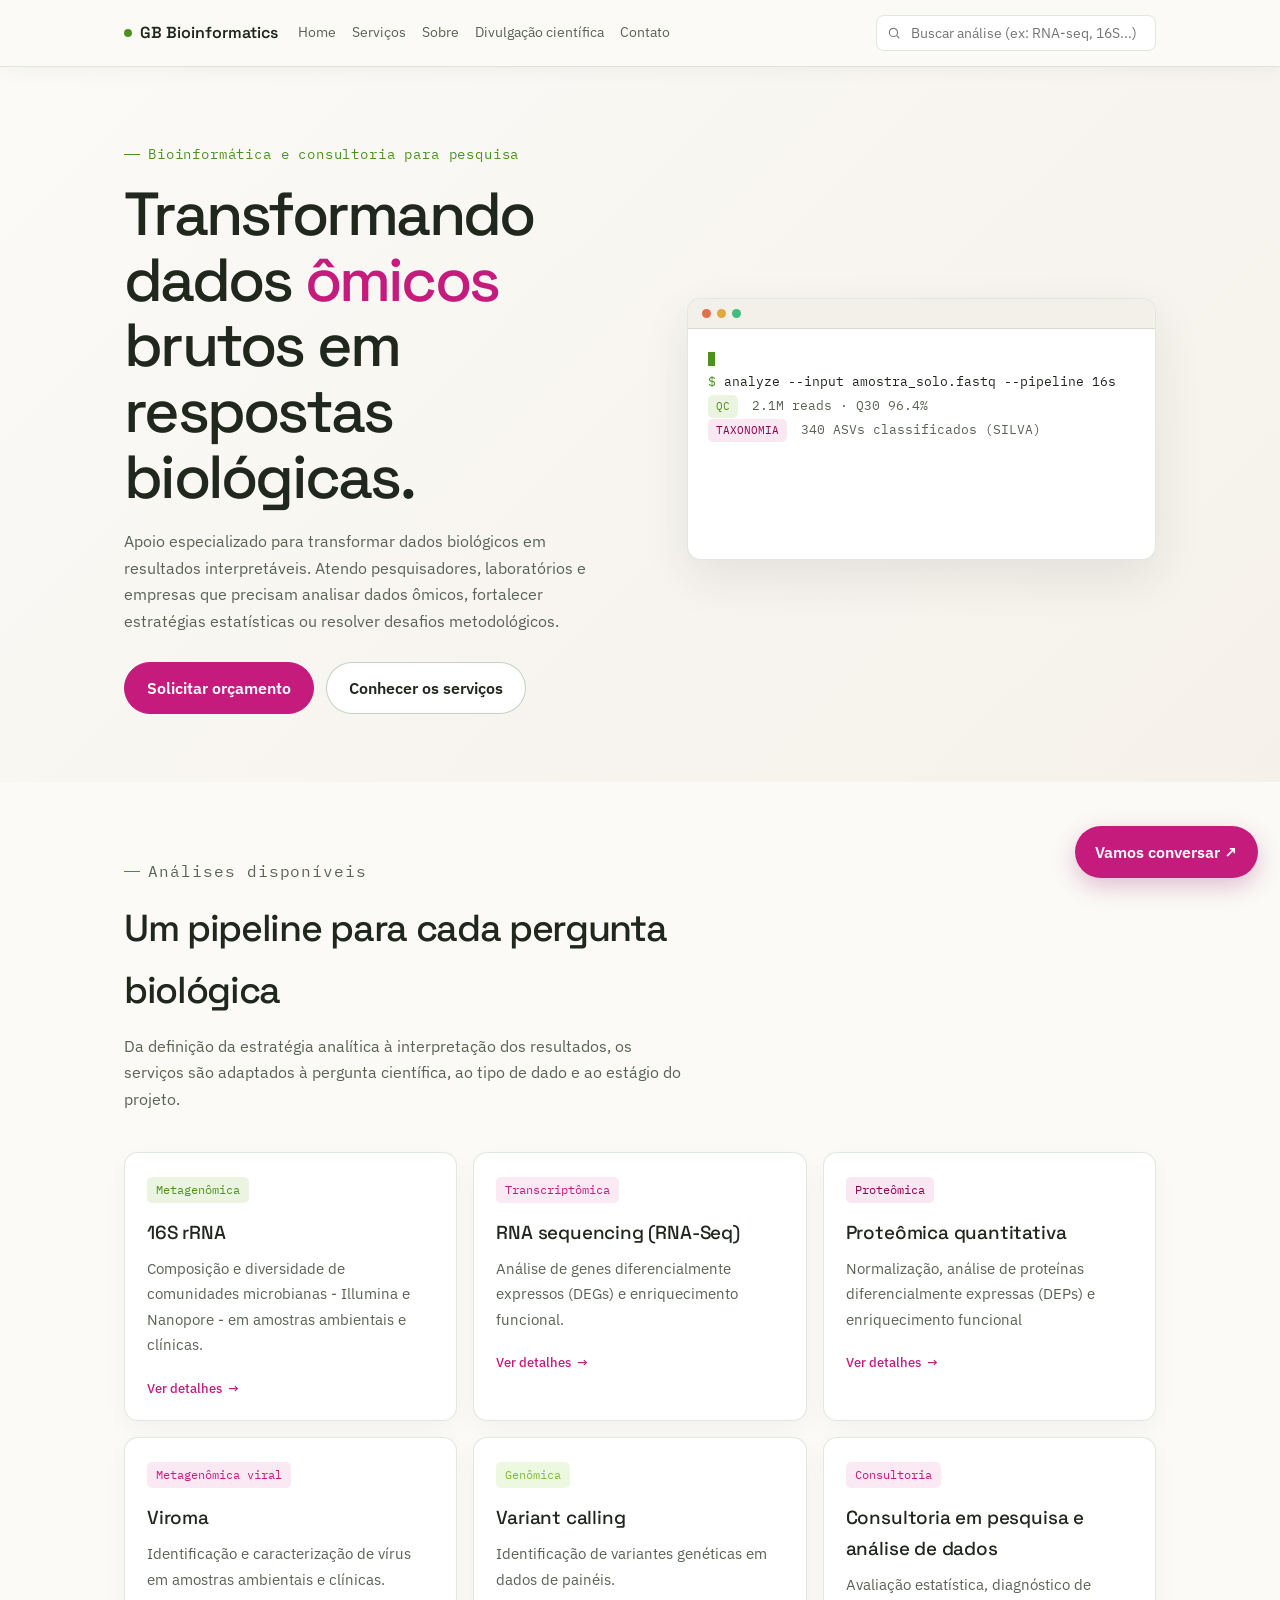
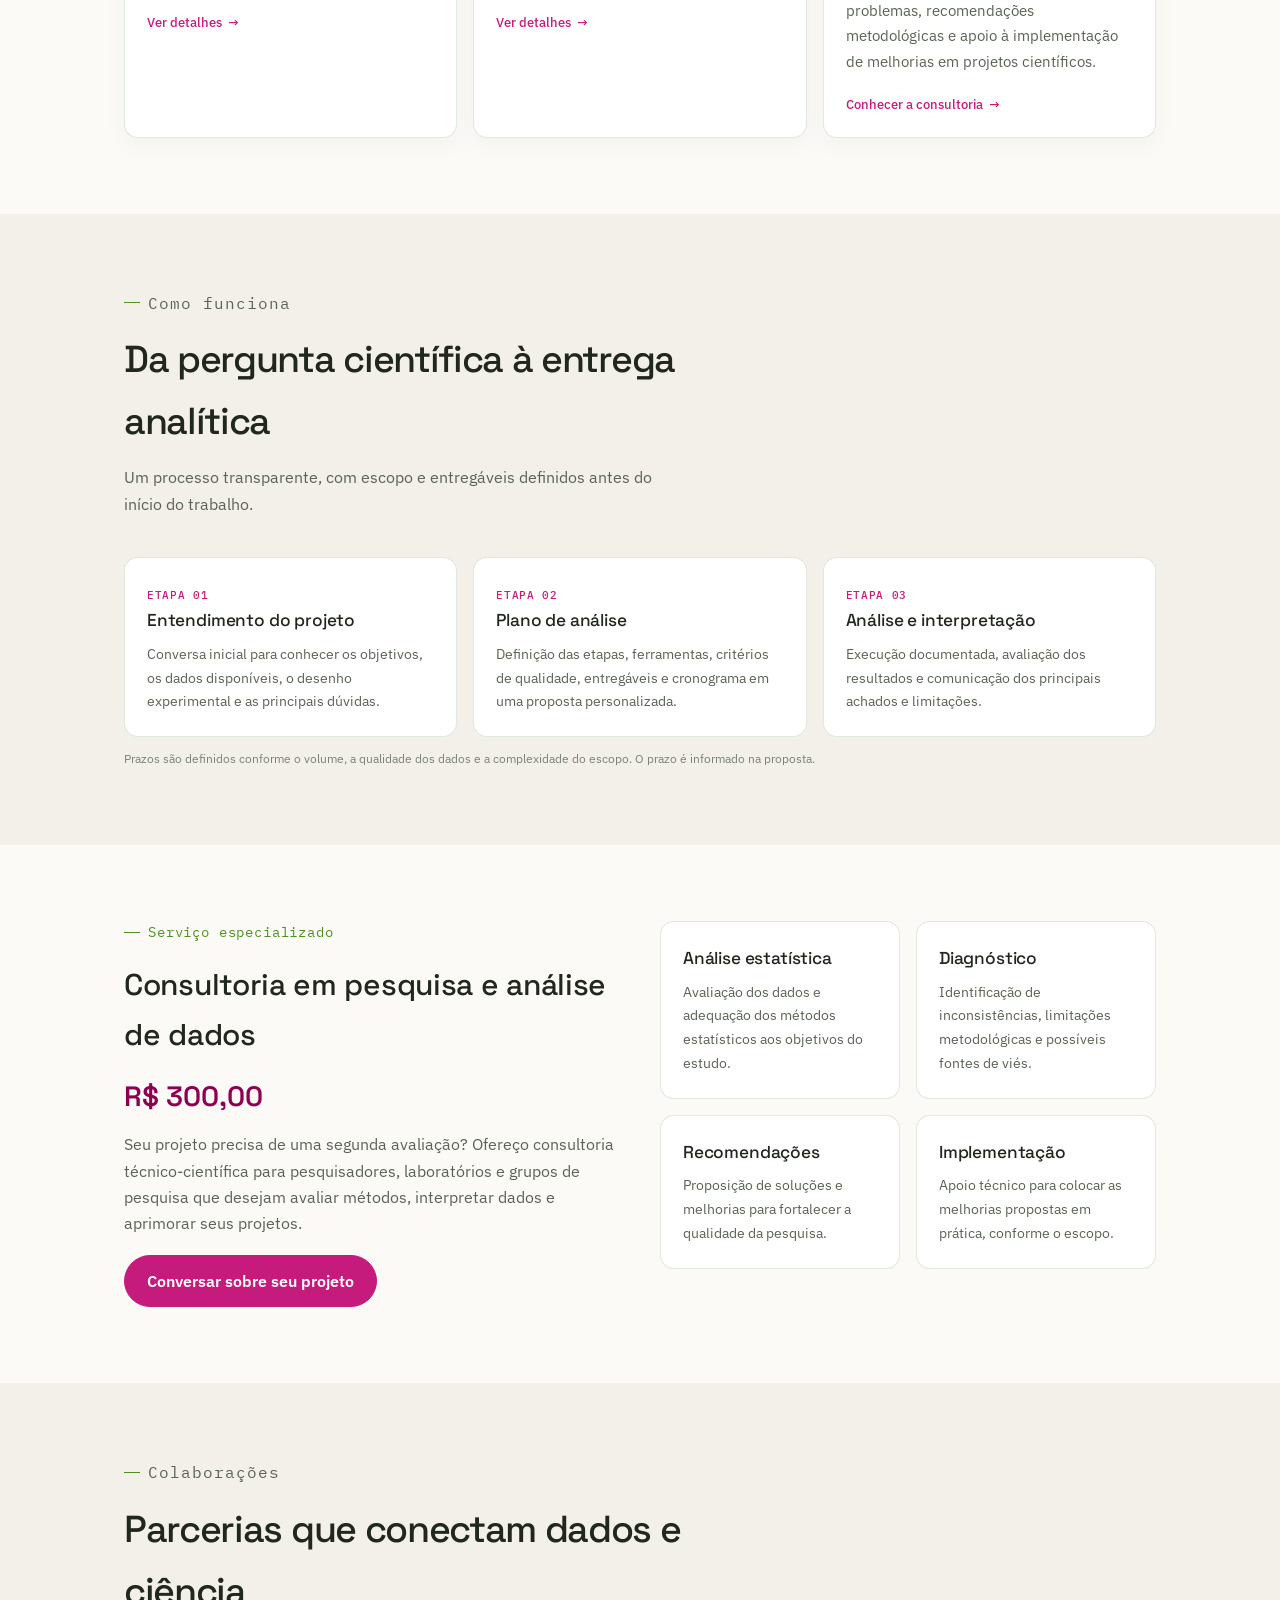
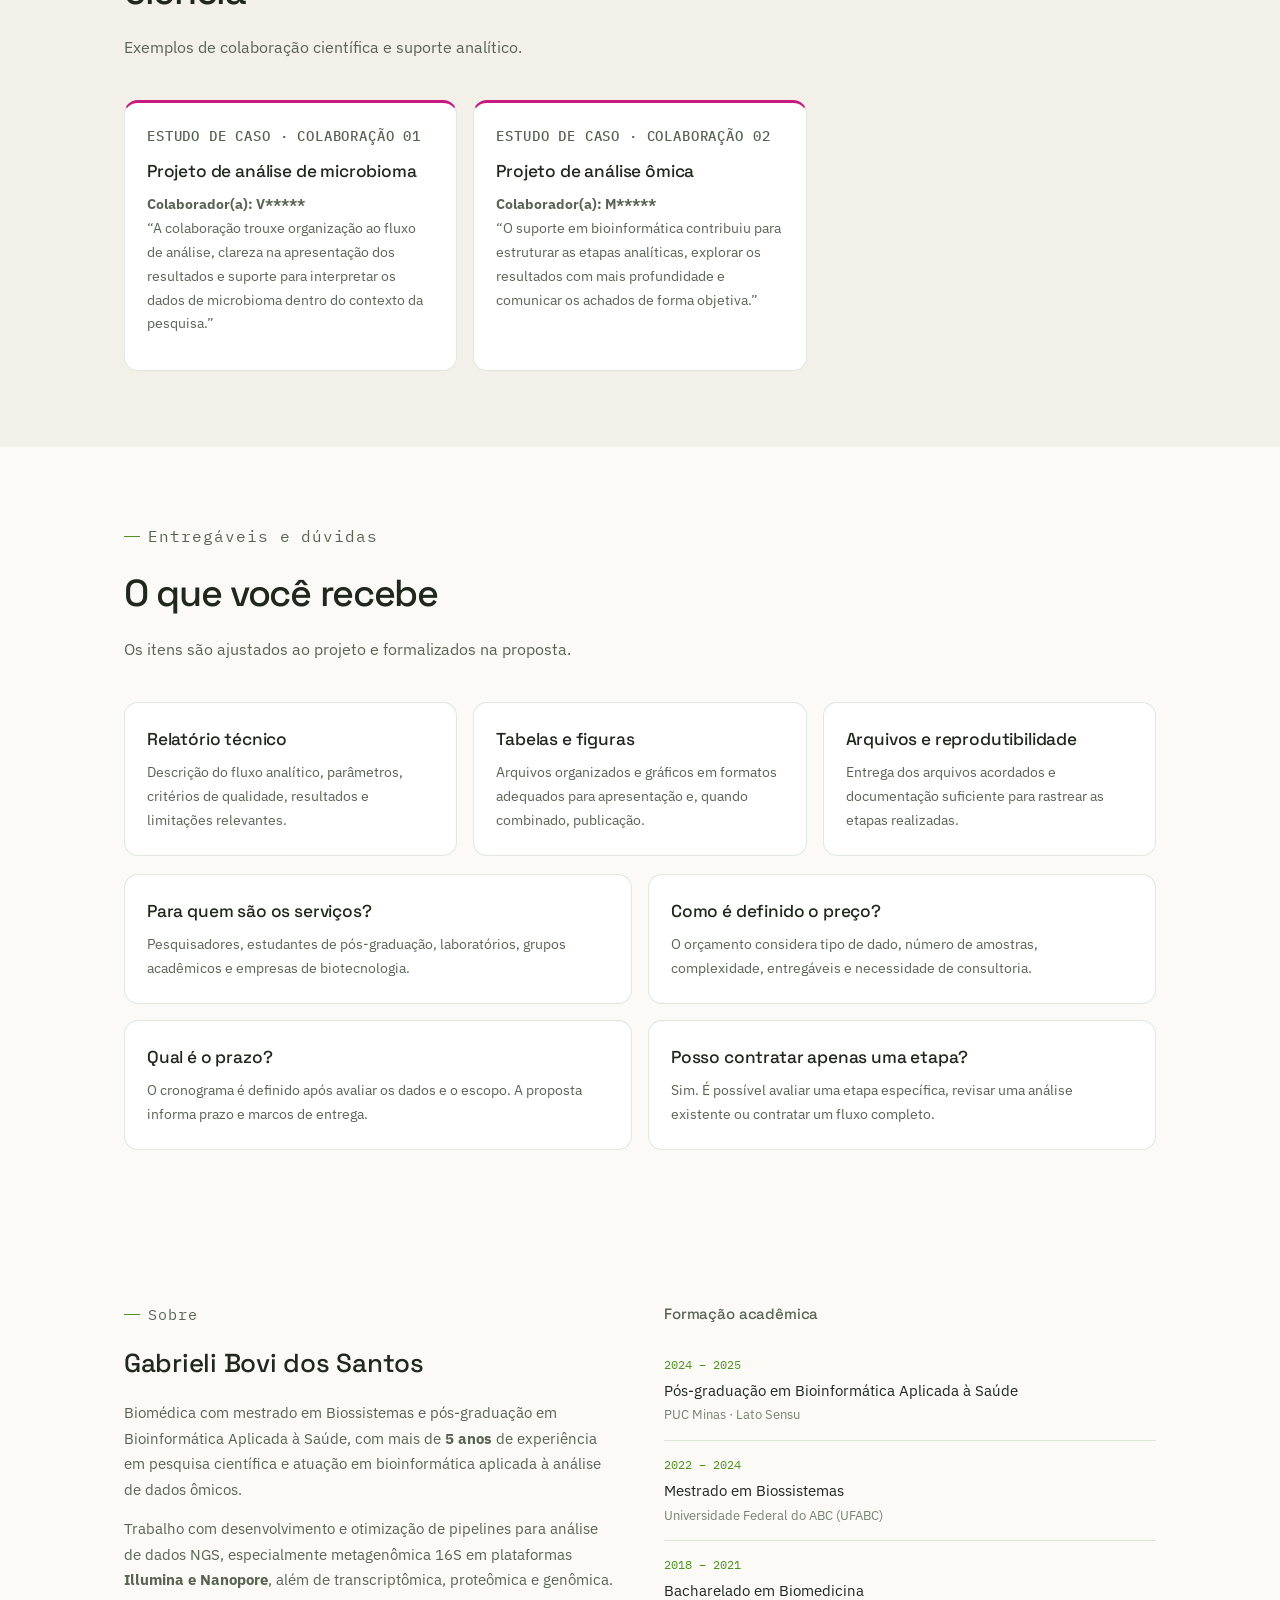
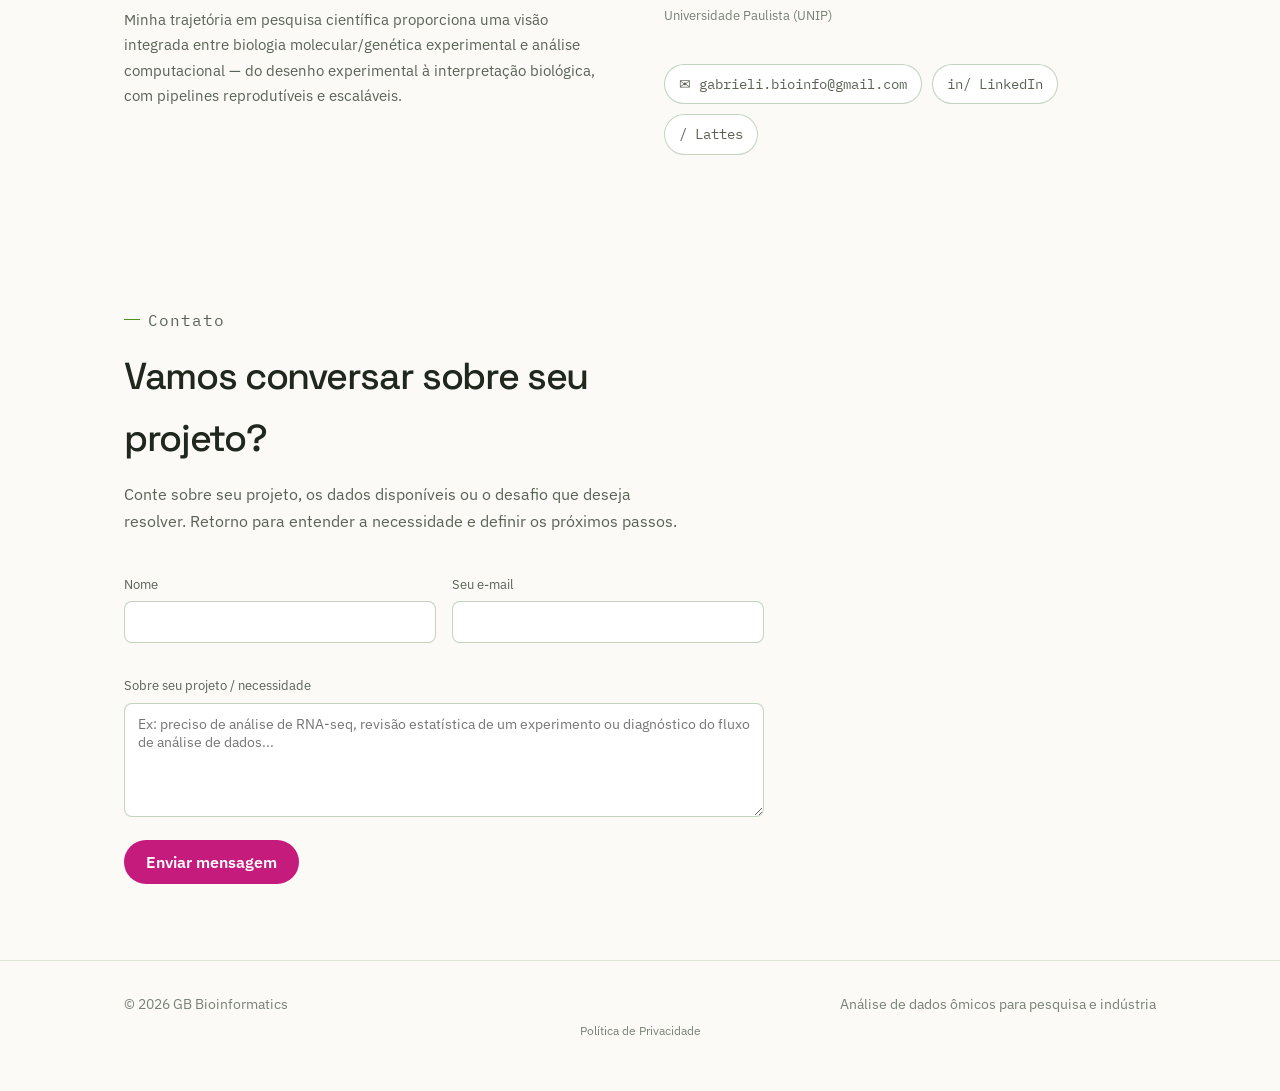
<file: index.html>
<!DOCTYPE html>
<html lang="pt-BR">
<head>
<meta name="google-site-verification" content="8_F6WJ-vsOu0kNUnJAclaTpLuOG1xGRaSesTxWEas7A" />
<meta name="keywords" content="bioinformatics, RNA-seq, proteomics, metagenomics, variant calling, DESeq2, GATK, nanopore, illumina, metagenômica, transcriptômica, 16S, proteômica, genômica">
<meta name="author" content="Gabrieli Bovi dos Santos">
  
<meta charset="UTF-8">
<meta name="viewport" content="width=device-width, initial-scale=1.0">
<title>GB Bioinformatics — Análise de dados ômicos</title>
<meta name="description" content="GB Bioinformatics - Análise de dados de metagenômica, proteômica, transcriptômica e genômica para pesquisadores e empresas.">
<link rel="preconnect" href="https://fonts.googleapis.com">
<link rel="preconnect" href="https://fonts.gstatic.com" crossorigin>
<link href="https://fonts.googleapis.com/css2?family=Space+Grotesk:wght@400;500;600&family=IBM+Plex+Sans:wght@400;500&family=IBM+Plex+Mono:wght@400;500&display=swap" rel="stylesheet">
<link rel="stylesheet" href="style.css">

<!-- Open Graph (para aparecer bem quando compartilhar no LinkedIn) -->
<meta property="og:title" content="GB Bioinformatics — Análise de dados ômicos">
<meta property="og:description" content="Análise de dados de metagenômica, proteômica, transcriptômica e genômica para pesquisadores e empresas.">
<meta property="og:url" content="https://gabrielibovi-bioinfo.github.io/site/">
<meta property="og:type" content="website">


</head>
<body>

<!-- Nav -->
<nav class="nav">
  <div class="nav-inner">
    <button class="nav-toggle" id="nav-toggle" aria-label="Menu">
      <span></span><span></span><span></span>
    </button>
    <a href="index.html" class="brand"><span class="brand-dot"></span>GB Bioinformatics</a>
    <div class="nav-links">
      <a href="index.html">Home</a>
      <a href="index.html#servicos">Serviços</a>
      <a href="index.html#sobre">Sobre</a>
      <a href="divulgacao-cientifica.html">Divulgação científica</a>
      <a href="index.html#contato">Contato</a>
    </div>
    <div class="nav-search">
      <input type="text" id="site-search" placeholder="Buscar análise (ex: RNA-seq, 16S...)" autocomplete="off">
      <div class="search-results" id="search-results"></div>
    </div>
  </div>
</nav>

<header class="hero">
  <div class="container hero-grid">
    <div>
      <p class="eyebrow">Bioinformática e consultoria para pesquisa</p>
      <h1>Transformando dados <em>ômicos</em> brutos em respostas biológicas.</h1>
      <p class="lead">Apoio especializado para transformar dados biológicos em resultados interpretáveis. Atendo pesquisadores, laboratórios e empresas que precisam analisar dados ômicos, fortalecer estratégias estatísticas ou resolver desafios metodológicos.</p>
      <div class="cta-row">
        <a href="index.html#contato" class="btn btn-primary">Solicitar orçamento</a>
        <a href="index.html#servicos" class="btn btn-ghost">Conhecer os serviços</a>
      </div>
    </div>
    <div class="terminal">
      <div class="terminal-bar">
        <span class="terminal-dot" style="background:#E2704C"></span>
        <span class="terminal-dot" style="background:#E0A83F"></span>
        <span class="terminal-dot" style="background:#3FBF7F"></span>
      </div>
      <div class="terminal-body" id="terminal-body"><span class="cursor"></span></div>
    </div>
  </div>
</header>

<section id="servicos">
  <div class="container">
    <div class="section-head">
      <p class="eyebrow">Análises disponíveis</p>
      <h2>Um pipeline para cada pergunta biológica</h2>
      <p>Da definição da estratégia analítica à interpretação dos resultados, os serviços são adaptados à pergunta científica, ao tipo de dado e ao estágio do projeto.</p>
    </div>

    <div class="grid-services">

      <div class="service-card">
        <span class="service-tag" style="background:var(--green-dim);color:var(--green);">Metagenômica</span>
        <h3>16S rRNA</h3>
        <p>Composição e diversidade de comunidades microbianas - Illumina e Nanopore - em amostras ambientais e clínicas.</p>
        <a href="metagenomica-16s.html" class="service-link" style="color:var(--green);">Ver detalhes <span class="arrow">→</span></a>
      </div>
      
      <div class="service-card">
        <span class="service-tag" style="background:var(--pink-dim);color:var(--pink);">Transcriptômica</span>
        <h3>RNA sequencing (RNA-Seq)</h3>
        <p>Análise de genes diferencialmente expressos (DEGs) e enriquecimento funcional.</p>
        <a href="transcriptomica.html" class="service-link" style="color:var(--pink);">Ver detalhes <span class="arrow">→</span></a>
      </div>

      <div class="service-card">
        <span class="service-tag" style="background:var(--purple-dim);color:var(--purple);">Proteômica</span>
        <h3>Proteômica quantitativa</h3>
        <p>Normalização, análise de proteínas diferencialmente expressas (DEPs) e enriquecimento funcional</p>
        <a href="proteomica.html" class="service-link" style="color:var(--purple);">Ver detalhes <span class="arrow">→</span></a>
      </div>

      <div class="service-card">
        <span class="service-tag" style="background:var(--coral-dim);color:var(--coral);">Metagenômica viral</span>
        <h3>Viroma</h3>
        <p>Identificação e caracterização de vírus em amostras ambientais e clínicas.</p>
        <a href="metagenomica-viral.html" class="service-link" style="color:var(--coral);">Ver detalhes <span class="arrow">→</span></a>
      </div>

      <div class="service-card">
        <span class="service-tag" style="background:var(--amber-dim);color:var(--amber);">Genômica</span>
        <h3>Variant calling</h3>
        <p>Identificação de variantes genéticas em dados de painéis.</p>
        <a href="variant-calling.html" class="service-link" style="color:var(--amber);">Ver detalhes <span class="arrow">→</span></a>
      </div>

      <div class="service-card">
        <span class="service-tag" style="background:var(--pink-dim);color:var(--pink);">Consultoria</span>
        <h3>Consultoria em pesquisa e análise de dados</h3>
        <p>Avaliação estatística, diagnóstico de problemas, recomendações metodológicas e apoio à implementação de melhorias em projetos científicos.</p>
        <a href="#consultoria" class="service-link">Conhecer a consultoria <span class="arrow">→</span></a>
      </div>

    </div>
  </div>
</section>

<section class="section-soft" id="como-funciona">
  <div class="container">
    <div class="section-head">
      <p class="eyebrow">Como funciona</p>
      <h2>Da pergunta científica à entrega analítica</h2>
      <p>Um processo transparente, com escopo e entregáveis definidos antes do início do trabalho.</p>
    </div>
    <div class="process-grid">
      <article class="process-card"><span class="case-kicker">Etapa 01</span><h3>Entendimento do projeto</h3><p>Conversa inicial para conhecer os objetivos, os dados disponíveis, o desenho experimental e as principais dúvidas.</p></article>
      <article class="process-card"><span class="case-kicker">Etapa 02</span><h3>Plano de análise</h3><p>Definição das etapas, ferramentas, critérios de qualidade, entregáveis e cronograma em uma proposta personalizada.</p></article>
      <article class="process-card"><span class="case-kicker">Etapa 03</span><h3>Análise e interpretação</h3><p>Execução documentada, avaliação dos resultados e comunicação dos principais achados e limitações.</p></article>
    </div>
    <p class="inline-note">Prazos são definidos conforme o volume, a qualidade dos dados e a complexidade do escopo. O prazo é informado na proposta.</p>
  </div>
</section>

<section id="consultoria">
  <div class="container two-col">
    <div>
      <p class="eyebrow">Serviço especializado</p>
      <h2 style="font-size:30px;margin-bottom:14px;">Consultoria em pesquisa e análise de dados</h2>
      <p class="consult-price" style="font-family:var(--display);font-size:28px;color:var(--purple);font-weight:600;margin:0 0 12px;">R$ 300,00</p>
      <p style="color:var(--text-secondary);margin-bottom:18px;">Seu projeto precisa de uma segunda avaliação? Ofereço consultoria técnico-científica para pesquisadores, laboratórios e grupos de pesquisa que desejam avaliar métodos, interpretar dados e aprimorar seus projetos.</p>
      <a href="#contato" class="btn btn-primary">Conversar sobre seu projeto</a>
    </div>
    <div class="value-grid" style="grid-template-columns:1fr 1fr;">
      <article class="info-card"><h3>Análise estatística</h3><p>Avaliação dos dados e adequação dos métodos estatísticos aos objetivos do estudo.</p></article>
      <article class="info-card"><h3>Diagnóstico</h3><p>Identificação de inconsistências, limitações metodológicas e possíveis fontes de viés.</p></article>
      <article class="info-card"><h3>Recomendações</h3><p>Proposição de soluções e melhorias para fortalecer a qualidade da pesquisa.</p></article>
      <article class="info-card"><h3>Implementação</h3><p>Apoio técnico para colocar as melhorias propostas em prática, conforme o escopo.</p></article>
    </div>
  </div>
</section>

<section class="section-soft" id="estudos-de-caso">
  <div class="container">
    <div class="section-head"><p class="eyebrow">Colaborações</p><h2>Parcerias que conectam dados e ciência</h2><p>Exemplos de colaboração científica e suporte analítico.</p></div>
    <div class="case-grid">
      <article class="case-card"><p class="case-kicker">Estudo de caso · Colaboração 01</p><h3>Projeto de análise de microbioma</h3><p><strong>Colaborador(a): V*****</strong></p><p>“A colaboração trouxe organização ao fluxo de análise, clareza na apresentação dos resultados e suporte para interpretar os dados de microbioma dentro do contexto da pesquisa.”</p><p class="inline-note"></p></article>
      <article class="case-card"><p class="case-kicker">Estudo de caso · Colaboração 02</p><h3>Projeto de análise ômica</h3><p><strong>Colaborador(a): M*****</strong></p><p>“O suporte em bioinformática contribuiu para estruturar as etapas analíticas, explorar os resultados com mais profundidade e comunicar os achados de forma objetiva.”</p><p class="inline-note"></p></article>
    </div>
  </div>
</section>

<section id="entregaveis">
  <div class="container">
    <div class="section-head"><p class="eyebrow">Entregáveis e dúvidas</p><h2>O que você recebe</h2><p>Os itens são ajustados ao projeto e formalizados na proposta.</p></div>
    <div class="value-grid">
      <article class="info-card"><h3>Relatório técnico</h3><p>Descrição do fluxo analítico, parâmetros, critérios de qualidade, resultados e limitações relevantes.</p></article>
      <article class="info-card"><h3>Tabelas e figuras</h3><p>Arquivos organizados e gráficos em formatos adequados para apresentação e, quando combinado, publicação.</p></article>
      <article class="info-card"><h3>Arquivos e reprodutibilidade</h3><p>Entrega dos arquivos acordados e documentação suficiente para rastrear as etapas realizadas.</p></article>
    </div>
    <div class="faq-grid" style="margin-top:18px;">
      <article class="faq-item"><h3>Para quem são os serviços?</h3><p>Pesquisadores, estudantes de pós-graduação, laboratórios, grupos acadêmicos e empresas de biotecnologia.</p></article>
      <article class="faq-item"><h3>Como é definido o preço?</h3><p>O orçamento considera tipo de dado, número de amostras, complexidade, entregáveis e necessidade de consultoria.</p></article>
      <article class="faq-item"><h3>Qual é o prazo?</h3><p>O cronograma é definido após avaliar os dados e o escopo. A proposta informa prazo e marcos de entrega.</p></article>
      <article class="faq-item"><h3>Posso contratar apenas uma etapa?</h3><p>Sim. É possível avaliar uma etapa específica, revisar uma análise existente ou contratar um fluxo completo.</p></article>
    </div>
  </div>
</section>

<section id="sobre">
  <div class="container about-body">
    <div>
      <p class="eyebrow">Sobre</p>
      <h2 style="font-size:26px;margin-bottom:16px;">Gabrieli Bovi dos Santos</h2>
      <p>Biomédica com mestrado em Biossistemas e pós-graduação em Bioinformática Aplicada à Saúde, com mais de <strong>5 anos</strong> de experiência em pesquisa científica e atuação em bioinformática aplicada à análise de dados ômicos.</p>
      <p>Trabalho com desenvolvimento e otimização de pipelines para análise de dados NGS, especialmente metagenômica 16S em plataformas <strong>Illumina e Nanopore</strong>, além de transcriptômica, proteômica e genômica.</p>
      <p>Minha trajetória em pesquisa científica proporciona uma visão integrada entre biologia molecular/genética experimental e análise computacional — do desenho experimental à interpretação biológica, com pipelines reprodutíveis e escaláveis.</p>
    </div>

    <div>
      <div>
      <h3 style="font-size:15px;color:var(--text-secondary);margin-bottom:14px;font-weight:500;">Formação acadêmica</h3>
      <ul class="edu-list">
        <li>
          <div class="edu-period">2024 – 2025</div>
          <div class="edu-title">Pós-graduação em Bioinformática Aplicada à Saúde</div>
          <div class="edu-inst">PUC Minas · Lato Sensu</div>
        </li>
        <li>
          <div class="edu-period">2022 – 2024</div>
          <div class="edu-title">Mestrado em Biossistemas</div>
          <div class="edu-inst">Universidade Federal do ABC (UFABC)</div>
        </li>
        <li>
          <div class="edu-period">2018 – 2021</div>
          <div class="edu-title">Bacharelado em Biomedicina</div>
          <div class="edu-inst">Universidade Paulista (UNIP)</div>
        </li>
      </ul>

        <div class="contact-chips">
        <a href="mailto:gabrieli.bioinfo@gmail.com" class="contact-chip">✉ gabrieli.bioinfo@gmail.com</a>
        <a href="https://www.linkedin.com/in/gabrieli-bovi-dos-santos" target="_blank" class="contact-chip">in/ LinkedIn</a>
        <a href="https://lattes.cnpq.br/4128134173692502" target="_blank" class="contact-chip">/ Lattes</a>
      </div>
    </div>
  </div>
</section>

<section id="contato">
  <div class="container">
    <div class="section-head">
      <p class="eyebrow">Contato</p>
      <h2>Vamos conversar sobre seu projeto?</h2>
      <p>Conte sobre seu projeto, os dados disponíveis ou o desafio que deseja resolver. Retorno para entender a necessidade e definir os próximos passos.</p>
    </div>

    <form action="https://api.web3forms.com/submit" method="POST" class="contact-form">
      <input type="hidden" name="access_key" value="48703e50-cb6a-43b0-a12e-1e1dc2328b32">
      <input type="hidden" name="subject" value="Novo contato pelo site — GB Bioinformatics">
      <input type="hidden" name="from_name" value="Site GB Bioinformatics">
      <input type="hidden" name="redirect" value="https://gabrielibovi-bioinfo.github.io/site/index.html#contato">
      <input type="checkbox" name="botcheck" style="display:none">
 
      <div class="form-row">
        <div class="form-field">
          <label for="f-name">Nome</label>
          <input type="text" id="f-name" name="Nome" required>
        </div>
        <div class="form-field">
          <label for="f-email">Seu e-mail</label>
          <input type="email" id="f-email" name="Email" required>
        </div>
      </div>
 
      <div class="form-field">
        <label for="f-msg">Sobre seu projeto / necessidade</label>
        <textarea id="f-msg" name="Mensagem" rows="5" placeholder="Ex: preciso de análise de RNA-seq, revisão estatística de um experimento ou diagnóstico do fluxo de análise de dados..." required></textarea>
      </div>
 
      <button type="submit" class="btn btn-primary">Enviar mensagem</button>
    </form>
  </div>
</section>

<a class="floating-contact" href="index.html#contato" aria-label="Solicitar orçamento ou entrar em contato">Vamos conversar ↗</a>

<footer>
  <div class="container footer-inner">
    <span>© 2026 GB Bioinformatics</span>
    <span>Análise de dados ômicos para pesquisa e indústria</span>
  </div>
  <div class="container" style="padding-bottom:16px;text-align:center"><a href="politica-de-privacidade.html" style="font-size:12px;color:var(--text-tertiary)">Política de Privacidade</a></div>
</footer>
  
<script src="script.js"></script>
<!-- Cloudflare Web Analytics -->
<script type='module' src='https://static.cloudflareinsights.com/beacon.min.js' data-cf-beacon='{"token": "6b4488f28a99471791528139cd4b5e89"}'></script>
<!-- End Cloudflare Web Analytics -->
</body>
</html>
</file>
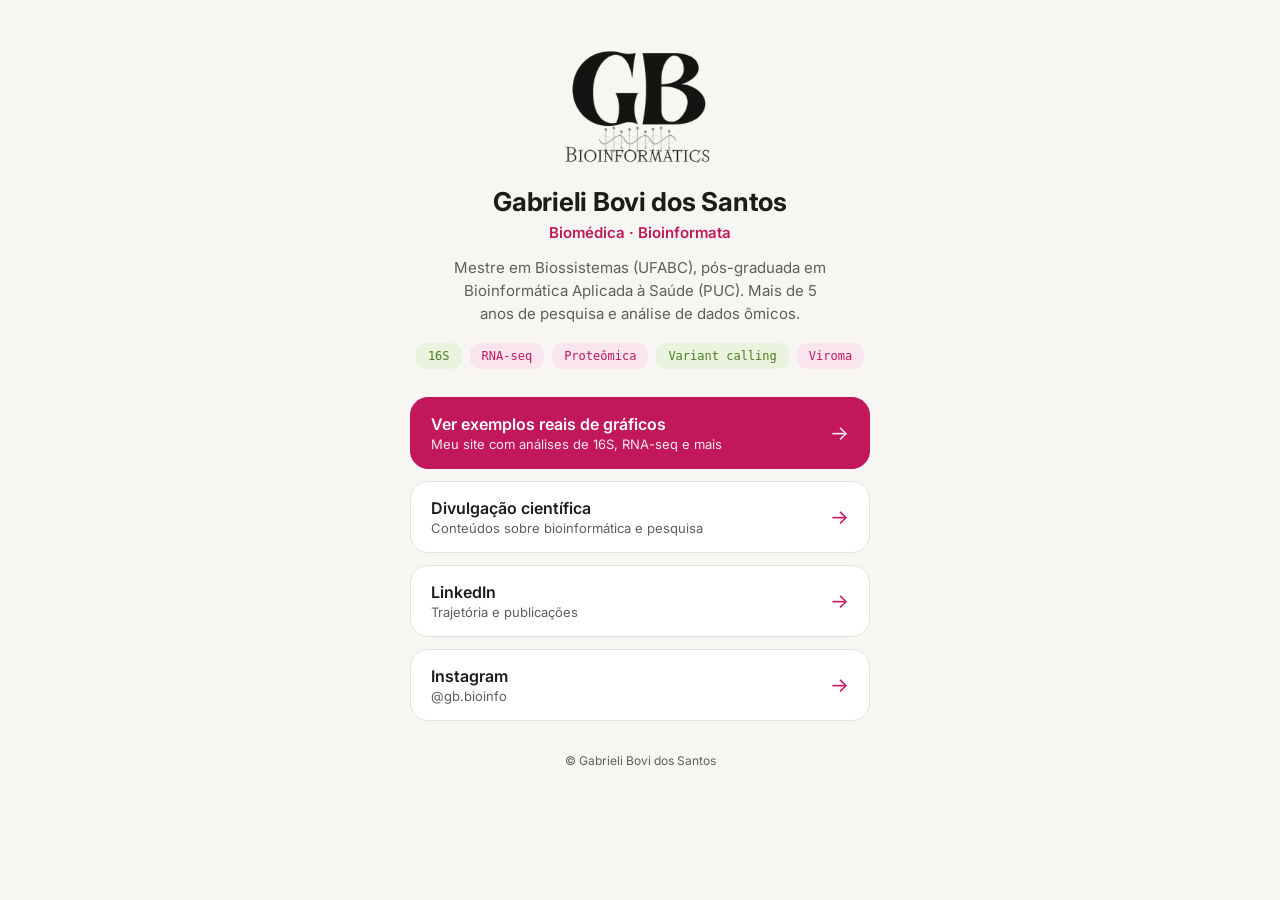
<file: links/index.html>
<!doctype html>
<html lang="pt-BR">
<head>
<meta charset="utf-8">
<meta name="viewport" content="width=device-width,initial-scale=1">
<title>Gabrieli Bovi | Bioinformática</title>
<meta name="description" content="Análise de dados NGS: metagenômica 16S, RNA-seq, proteômica e variant calling.">
<meta property="og:title" content="Gabrieli Bovi | Bioinformática">
<meta property="og:description" content="Análise de dados NGS para pesquisadores e laboratórios.">
<link rel="preconnect" href="https://fonts.googleapis.com">
<link href="https://fonts.googleapis.com/css2?family=Inter:wght@400;500;600;700&display=swap" rel="stylesheet">
<style>
:root{--bg:#F7F6F2;--ink:#1C1C1A;--muted:#5F5F5A;--pink:#C2185B;--pinkbg:#FAE4EE;--green:#4A7D1C;--greenbg:#E9F3DE;--line:#E4E2DC}
*{box-sizing:border-box;margin:0}
body{background:var(--bg);color:var(--ink);font-family:Inter,system-ui,-apple-system,"Segoe UI",sans-serif;min-height:100vh;display:flex;justify-content:center;padding:40px 20px 48px}
main{width:100%;max-width:460px;text-align:center}
.logo{width:150px;height:auto;display:block;margin:0 auto 18px}
h1{font-size:26px;font-weight:700;letter-spacing:-.01em}
.role{margin-top:6px;color:var(--pink);font-weight:600;font-size:15px}
.about{margin:14px auto 0;color:var(--muted);font-size:15px;line-height:1.55;max-width:380px}
.chips{display:flex;flex-wrap:wrap;justify-content:center;gap:8px;margin:18px 0 28px}
.chip{font-family:ui-monospace,Menlo,Consolas,monospace;font-size:12px;padding:6px 12px;border-radius:10px}
.chip.p{background:var(--pinkbg);color:var(--pink)}.chip.g{background:var(--greenbg);color:var(--green)}
.links{display:flex;flex-direction:column;gap:12px}
.btn{display:flex;align-items:center;justify-content:space-between;gap:12px;text-decoration:none;color:var(--ink);background:#fff;border:1px solid var(--line);border-radius:18px;padding:16px 20px;text-align:left;transition:transform .15s,box-shadow .15s,border-color .15s}
.btn:hover,.btn:focus-visible{transform:translateY(-2px);box-shadow:0 8px 20px rgba(0,0,0,.07);border-color:var(--pink);outline:none}
.btn b{display:block;font-size:16px;font-weight:600}
.btn small{display:block;color:var(--muted);font-size:13px;margin-top:2px}
.btn .arrow{color:var(--pink);font-size:20px}
.btn.primary{background:var(--pink);border-color:var(--pink);color:#fff}
.btn.primary small,.btn.primary .arrow{color:#fff;opacity:.9}
footer{margin-top:32px;color:var(--muted);font-size:12px}
</style>
</head>
<body>
<main>
  <img class="logo" alt="GB Bioinformatics" src="[data-uri]">
  <h1>Gabrieli Bovi dos Santos</h1>
  <p class="role">Biomédica · Bioinformata</p>
  <p class="about">Mestre em Biossistemas (UFABC), pós-graduada em Bioinformática Aplicada à Saúde (PUC). Mais de 5 anos de pesquisa e análise de dados ômicos.</p>
  <div class="chips">
    <span class="chip g">16S</span><span class="chip p">RNA-seq</span><span class="chip p">Proteômica</span><span class="chip g">Variant calling</span><span class="chip p">Viroma</span>
  </div>
  <nav class="links" id="links" aria-label="Links"></nav>
  <footer>© Gabrieli Bovi dos Santos</footer>
</main>
<script>
/* ===== EDITE AQUI =====
   Os links principais já estão preenchidos. WhatsApp e e-mail são opcionais.
   Botões com COLOQUE_AQUI no link ficam escondidos automaticamente.
   Para apagar um botão, remova a linha dele. Para mudar a ordem, mova a linha. */
const LINKS = [
  { title: "Ver exemplos reais de gráficos", sub: "Meu site com análises de 16S, RNA-seq e mais", url: "https://gabrielibovi-bioinfo.github.io/site/", primary: true },
  { title: "Divulgação científica", sub: "Conteúdos sobre bioinformática e pesquisa", url: "https://gabrielibovi-bioinfo.github.io/site/divulgacao-cientifica.html" },
  { title: "LinkedIn", sub: "Trajetória e publicações", url: "https://www.linkedin.com/in/gabrieli-bovi-dos-santos" },
  { title: "Instagram", sub: "@gb.bioinfo", url: "https://www.instagram.com/gb.bioinfo/" },
  /* Opcionais: preencha para aparecerem (ficam escondidos enquanto tiver COLOQUE_AQUI) */
  { title: "Pedir orçamento no WhatsApp", sub: "Conte sobre o seu projeto", url: "https://wa.me/COLOQUE_AQUI_55DDDNUMERO?text=Ol%C3%A1%2C%20Gabrieli!%20Vim%20pelo%20Instagram%20e%20gostaria%20de%20um%20or%C3%A7amento%20de%20an%C3%A1lise%20de%20dados." },
  { title: "Falar por e-mail", sub: "COLOQUE_AQUI_seu@email.com", url: "mailto:COLOQUE_AQUI_seu@email.com?subject=Or%C3%A7amento%20de%20an%C3%A1lise%20de%20dados" }
];
/* ===== FIM ===== */
const nav = document.getElementById('links');
LINKS.filter(l => !l.url.includes('COLOQUE_AQUI')).forEach(l => {
  const a = document.createElement('a');
  a.className = 'btn' + (l.primary ? ' primary' : '');
  a.href = l.url; a.target = '_blank'; a.rel = 'noopener';
  const sub = l.sub && !l.sub.includes('COLOQUE_AQUI') ? `<small>${l.sub}</small>` : '';
  a.innerHTML = `<span><b>${l.title}</b>${sub}</span><span class="arrow">→</span>`;
  nav.appendChild(a);
});
</script>
</body>
</html>
</file>
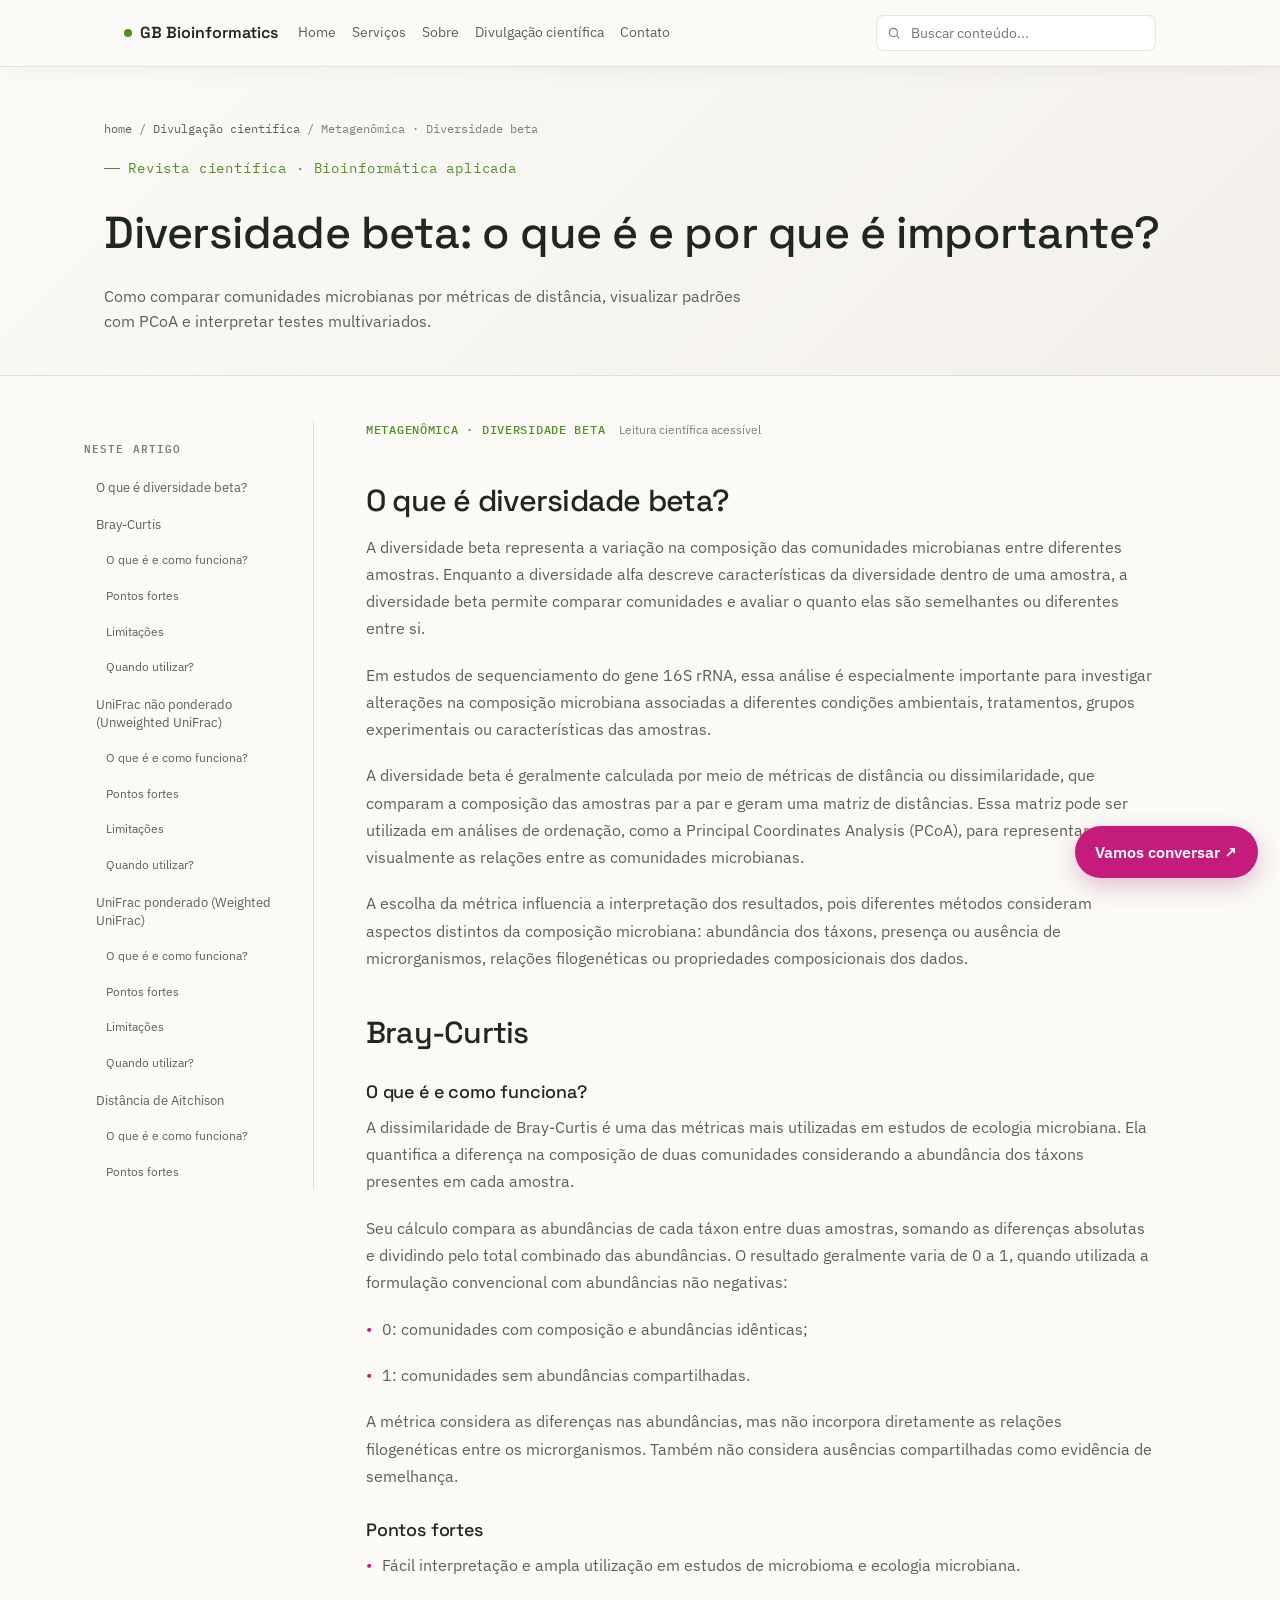
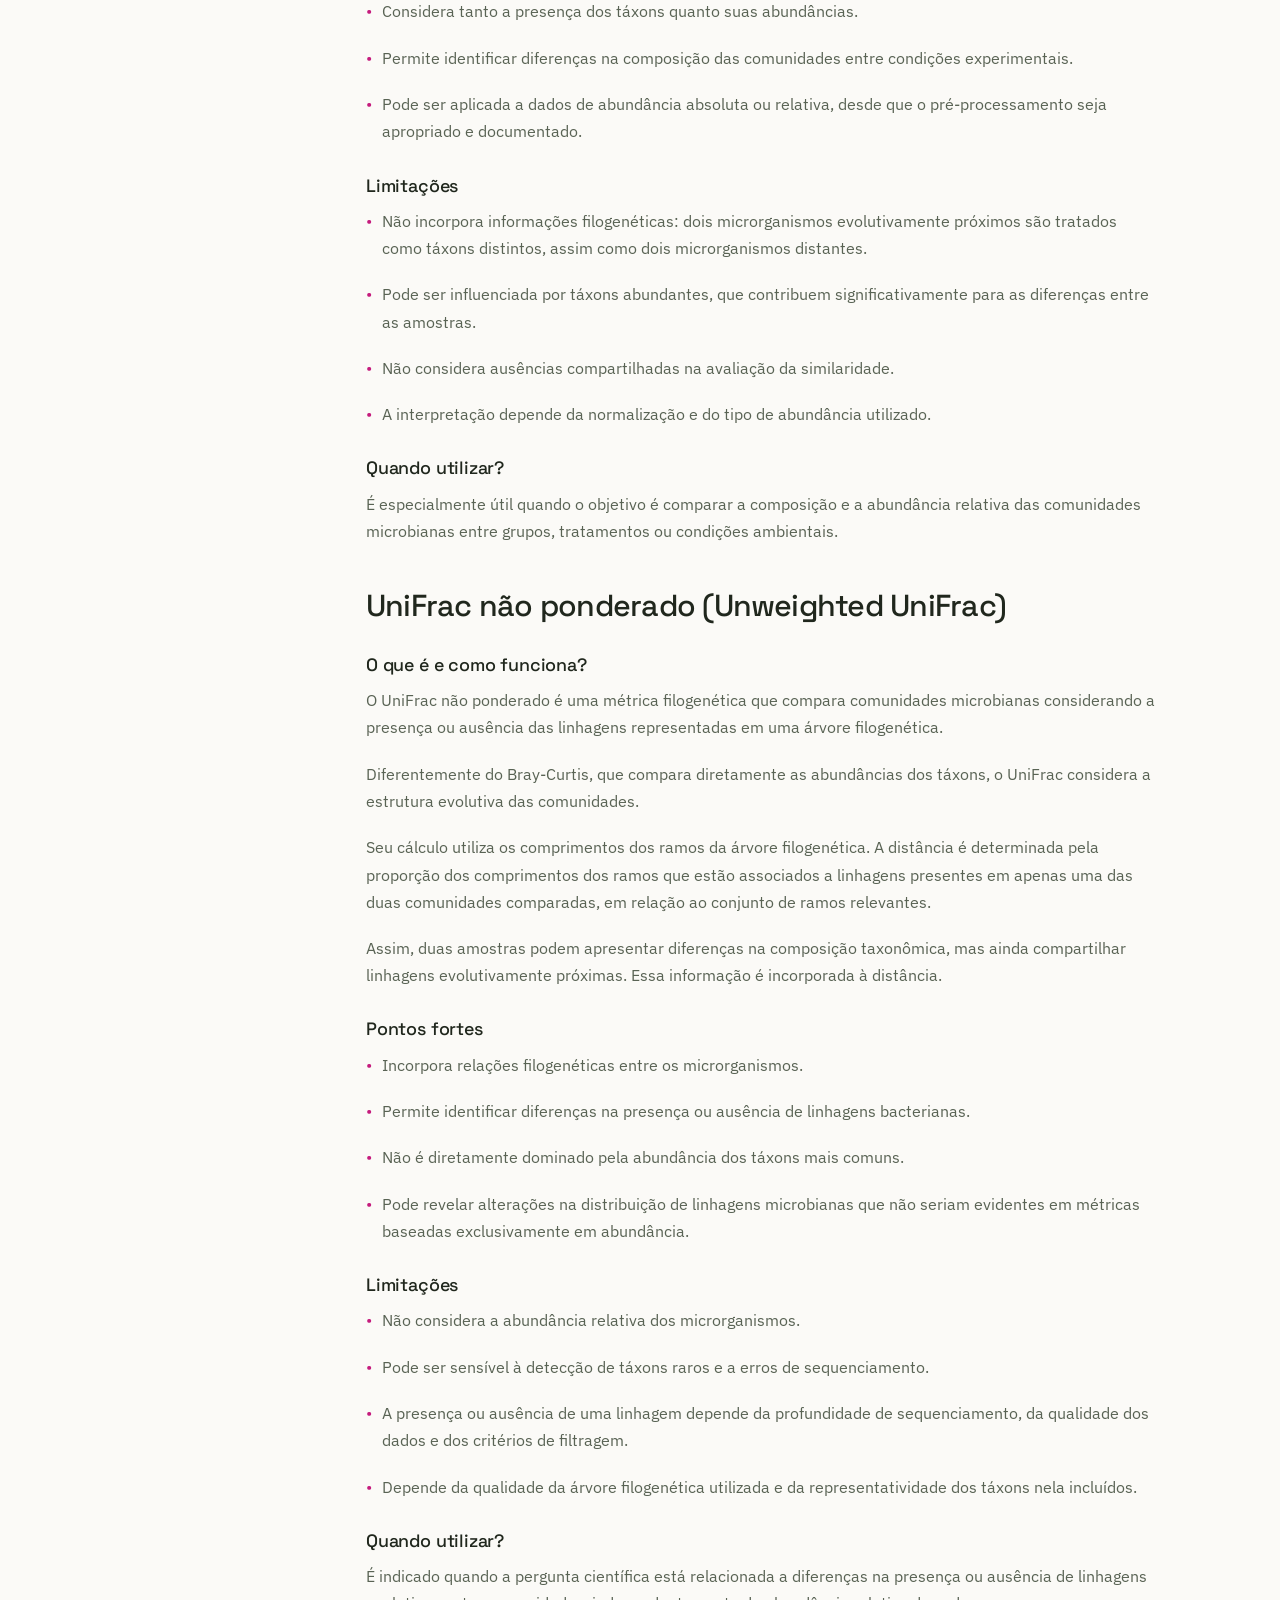
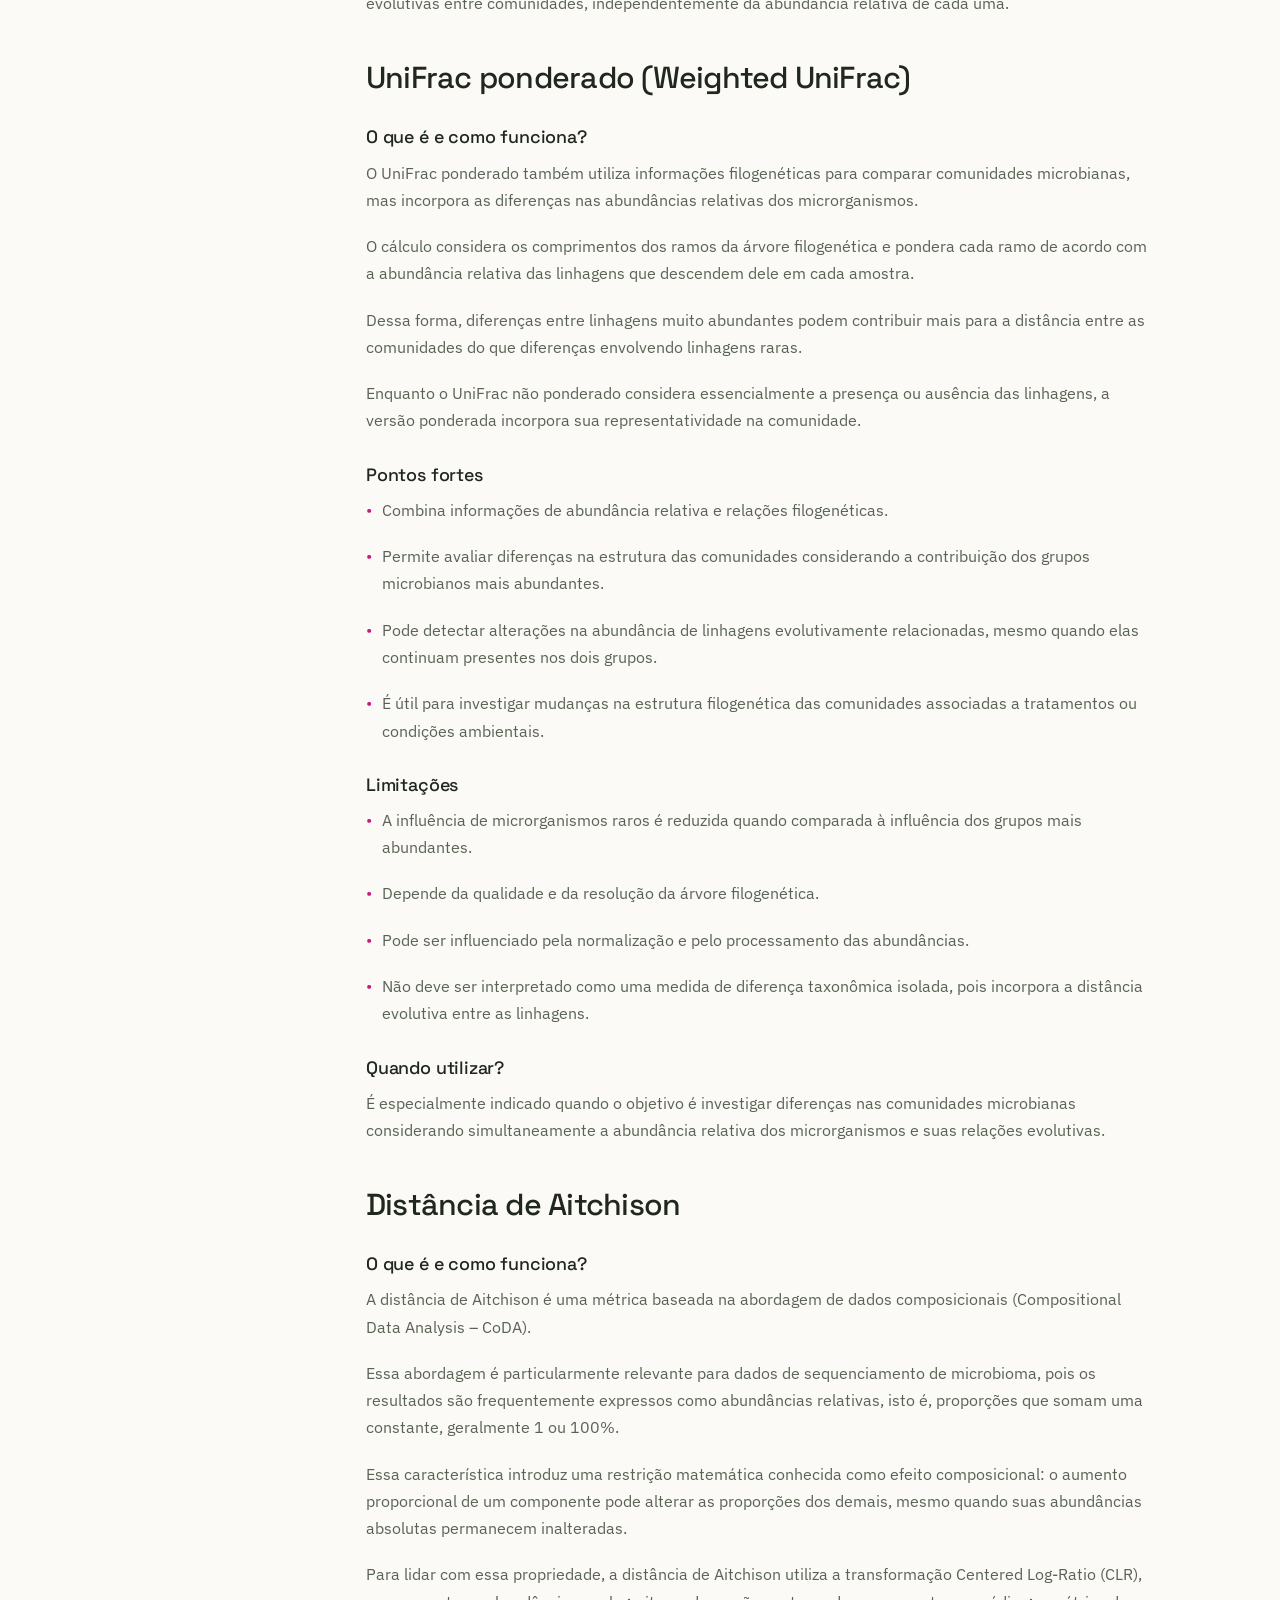
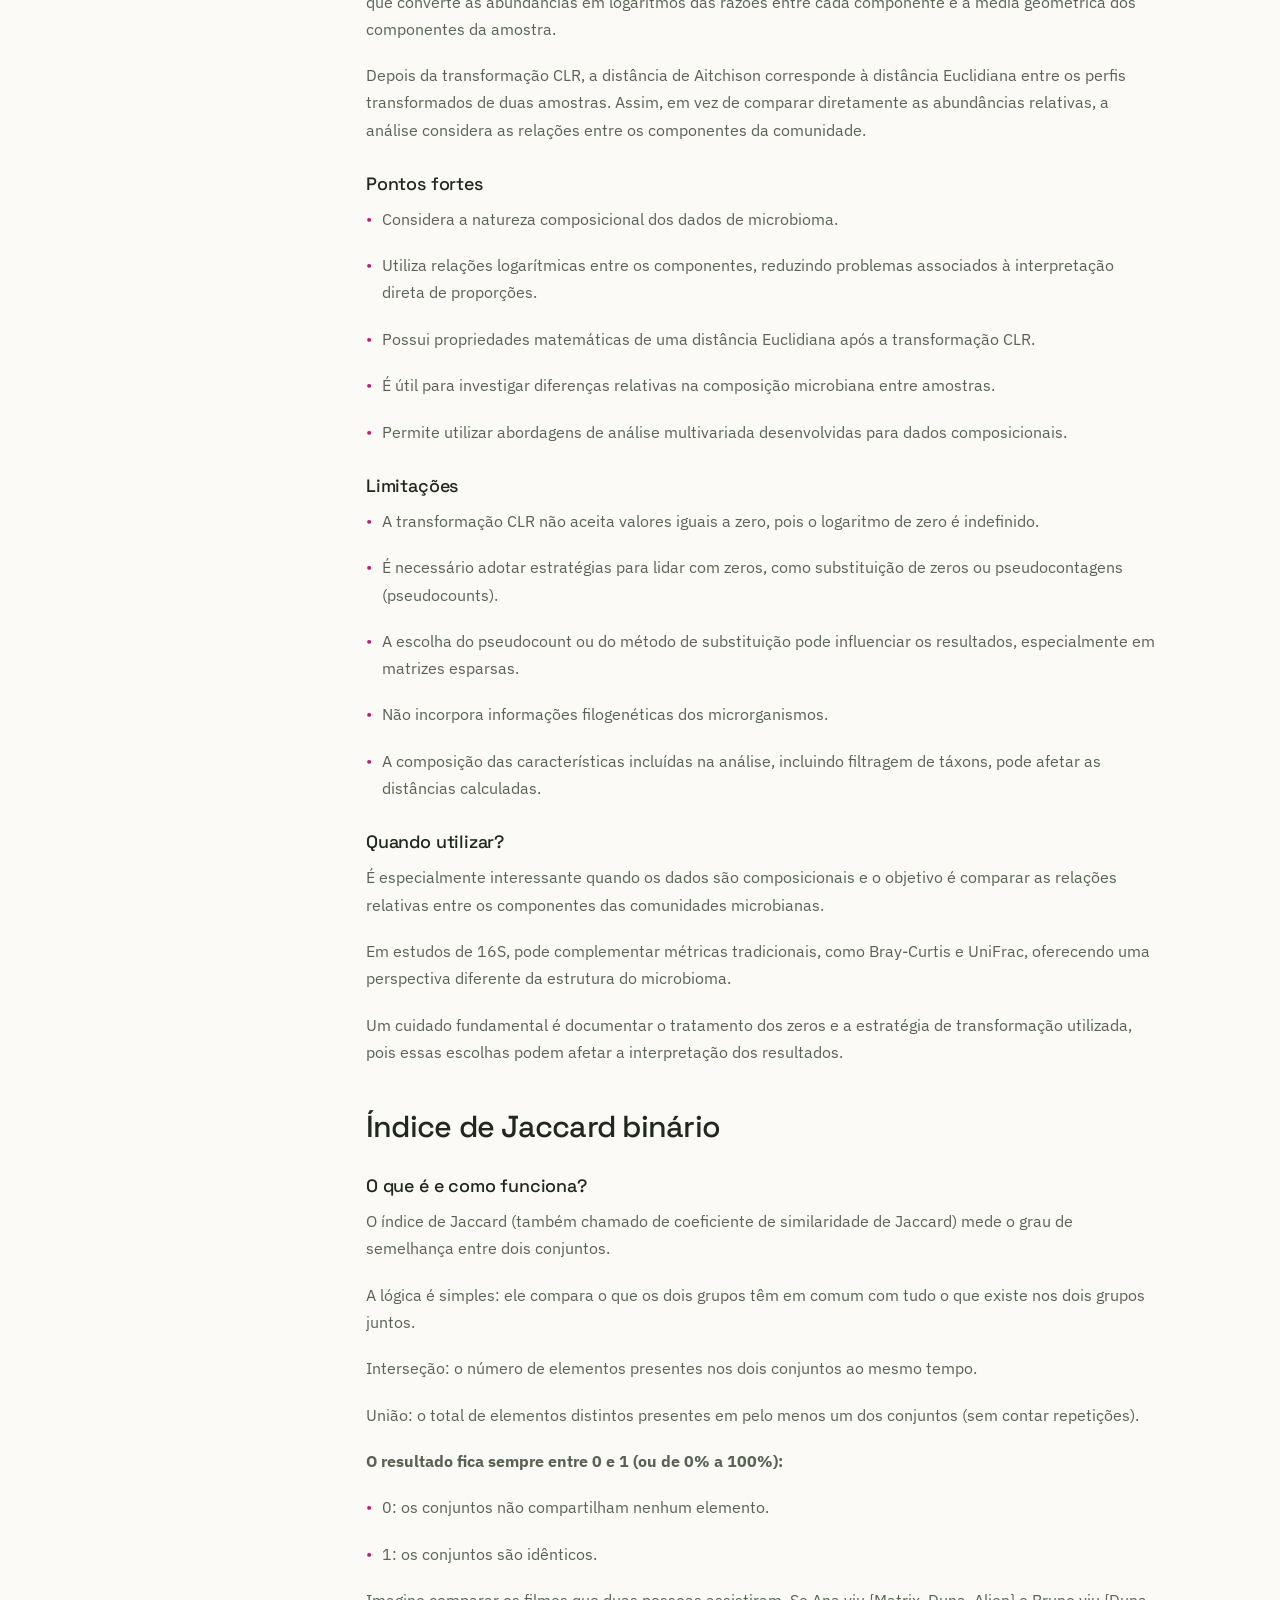
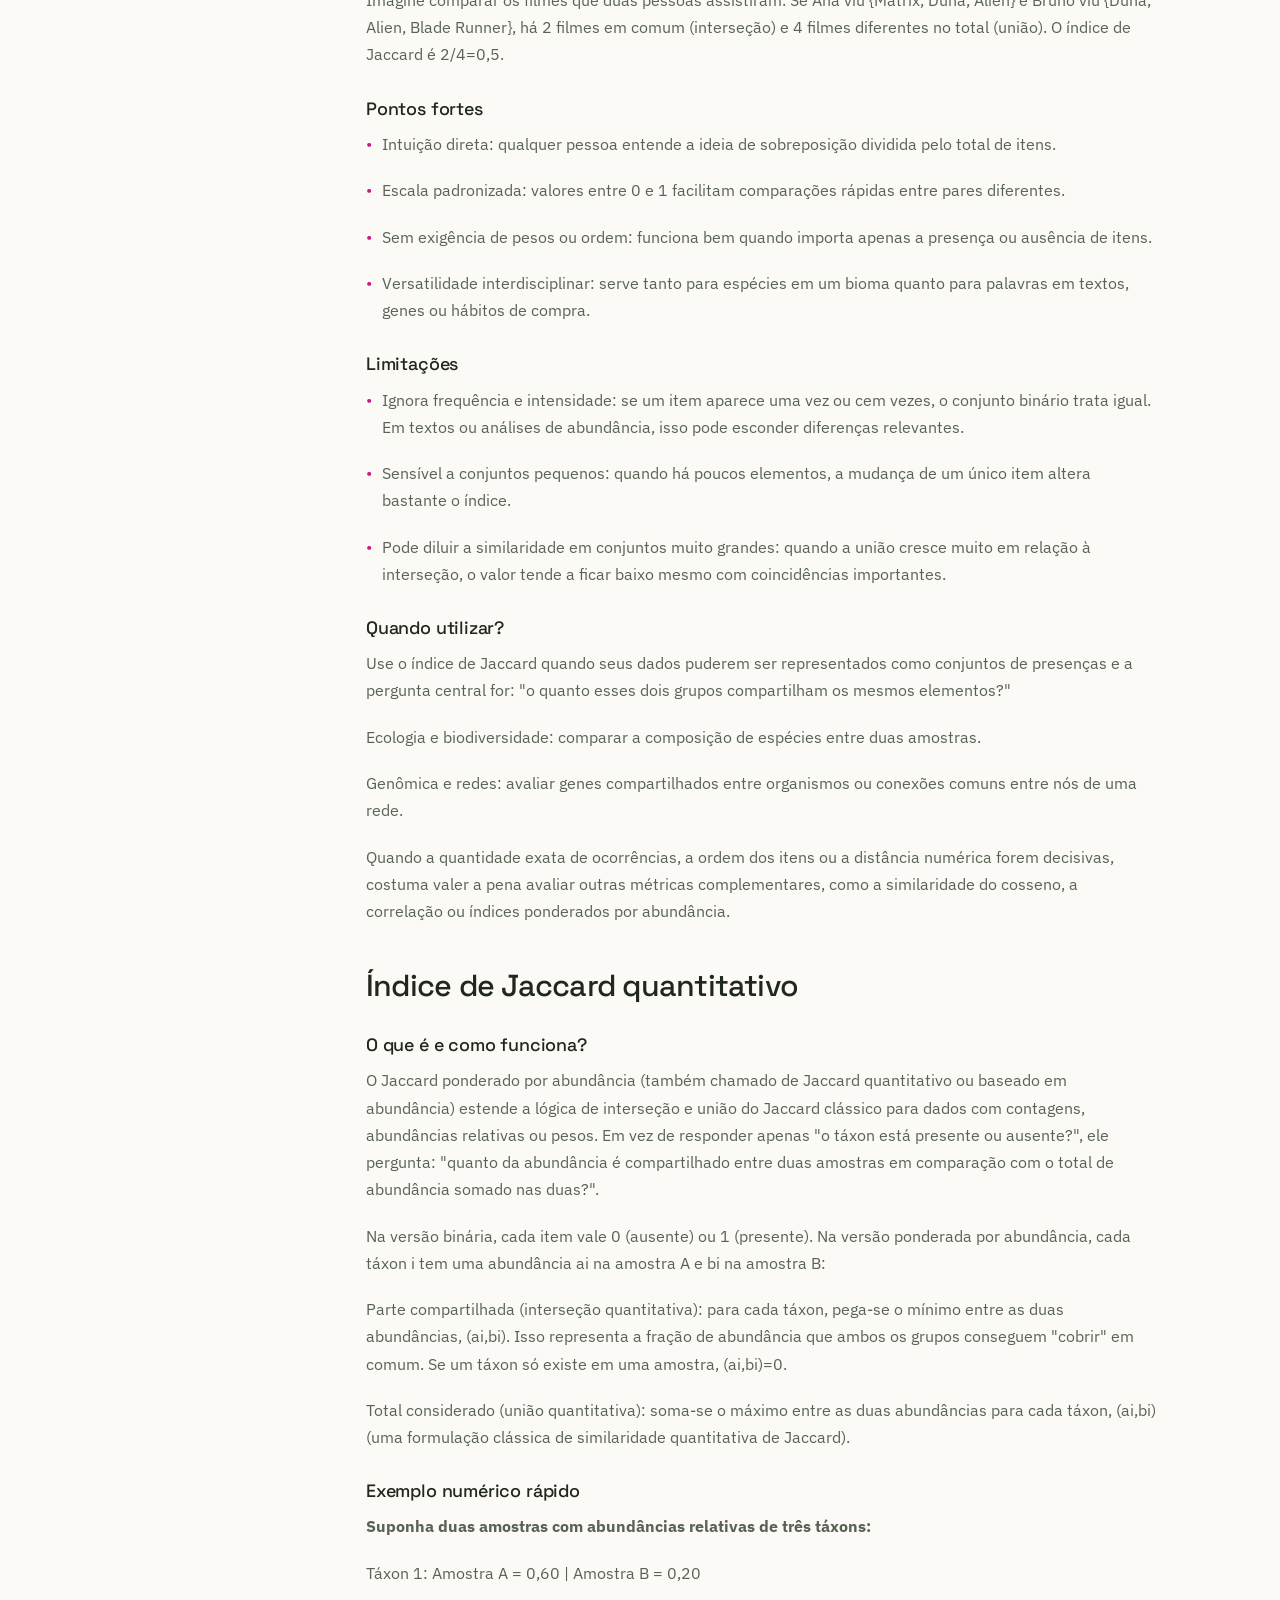
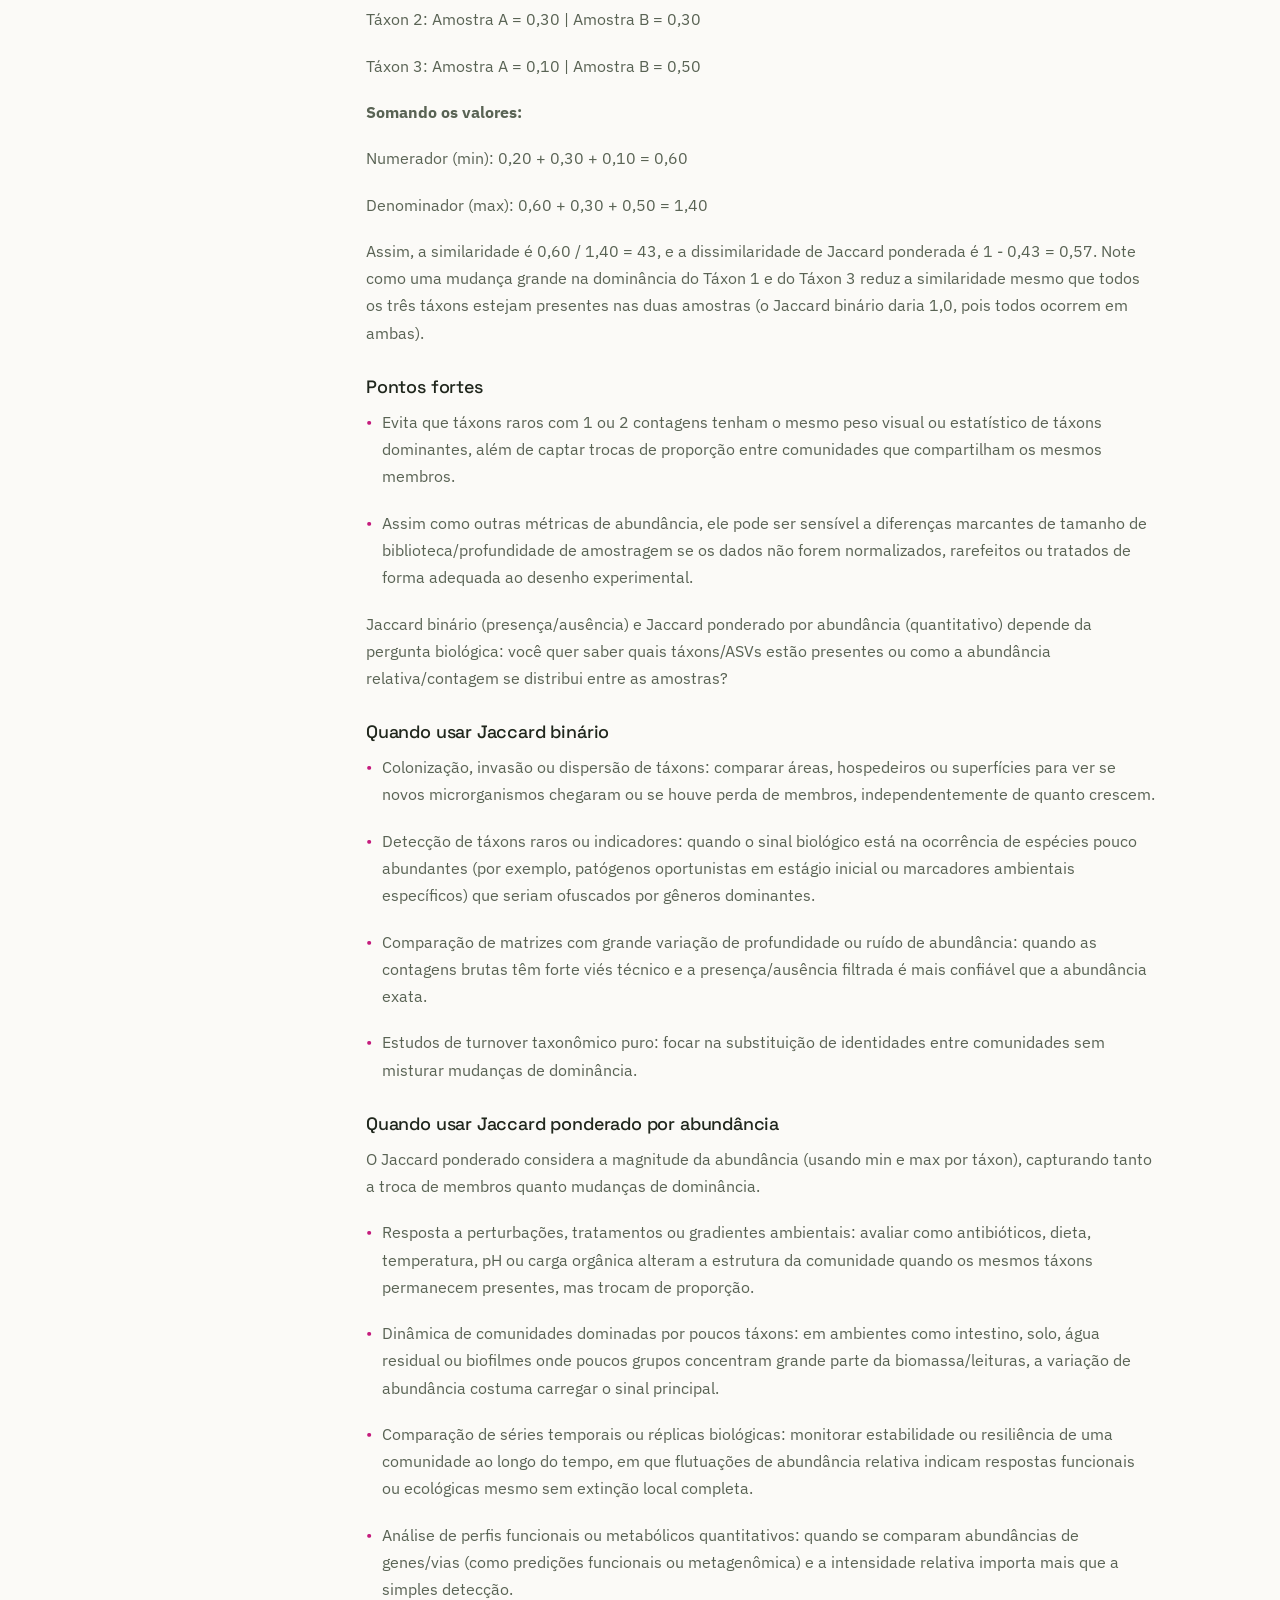
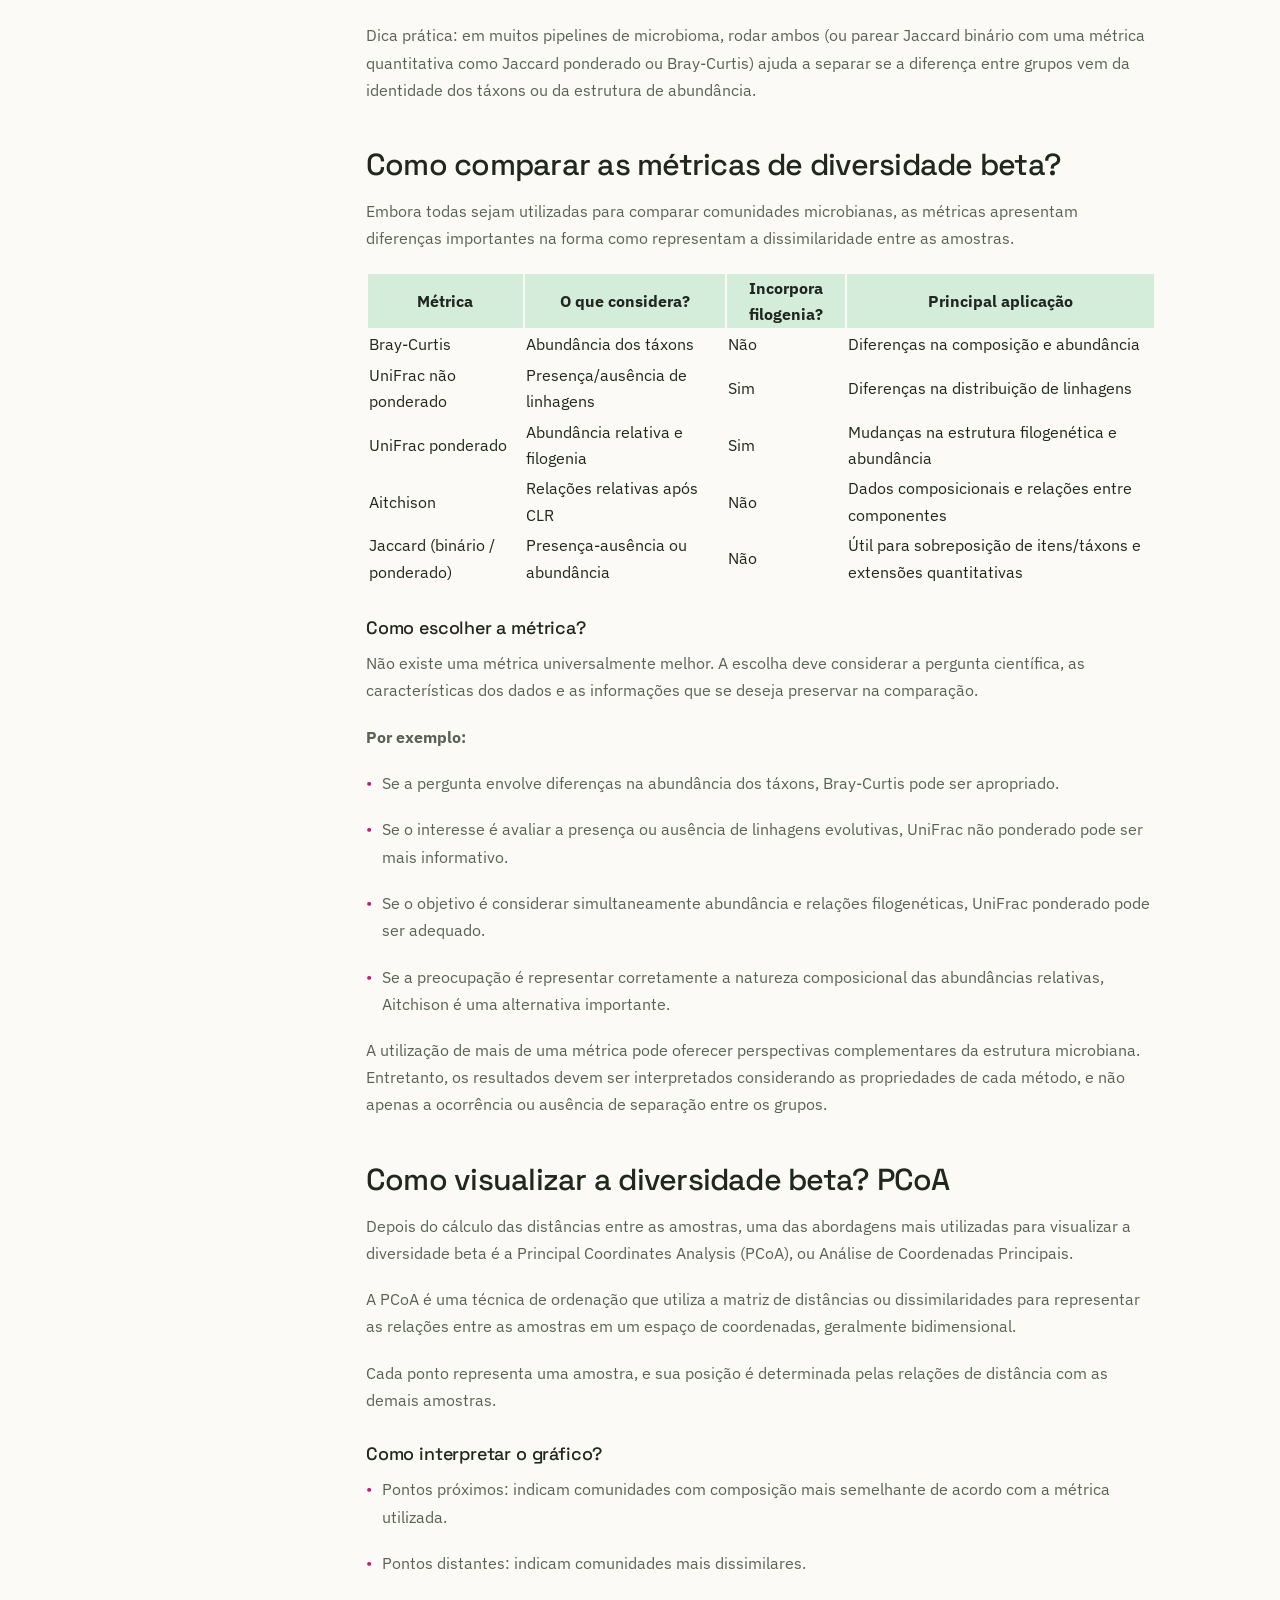
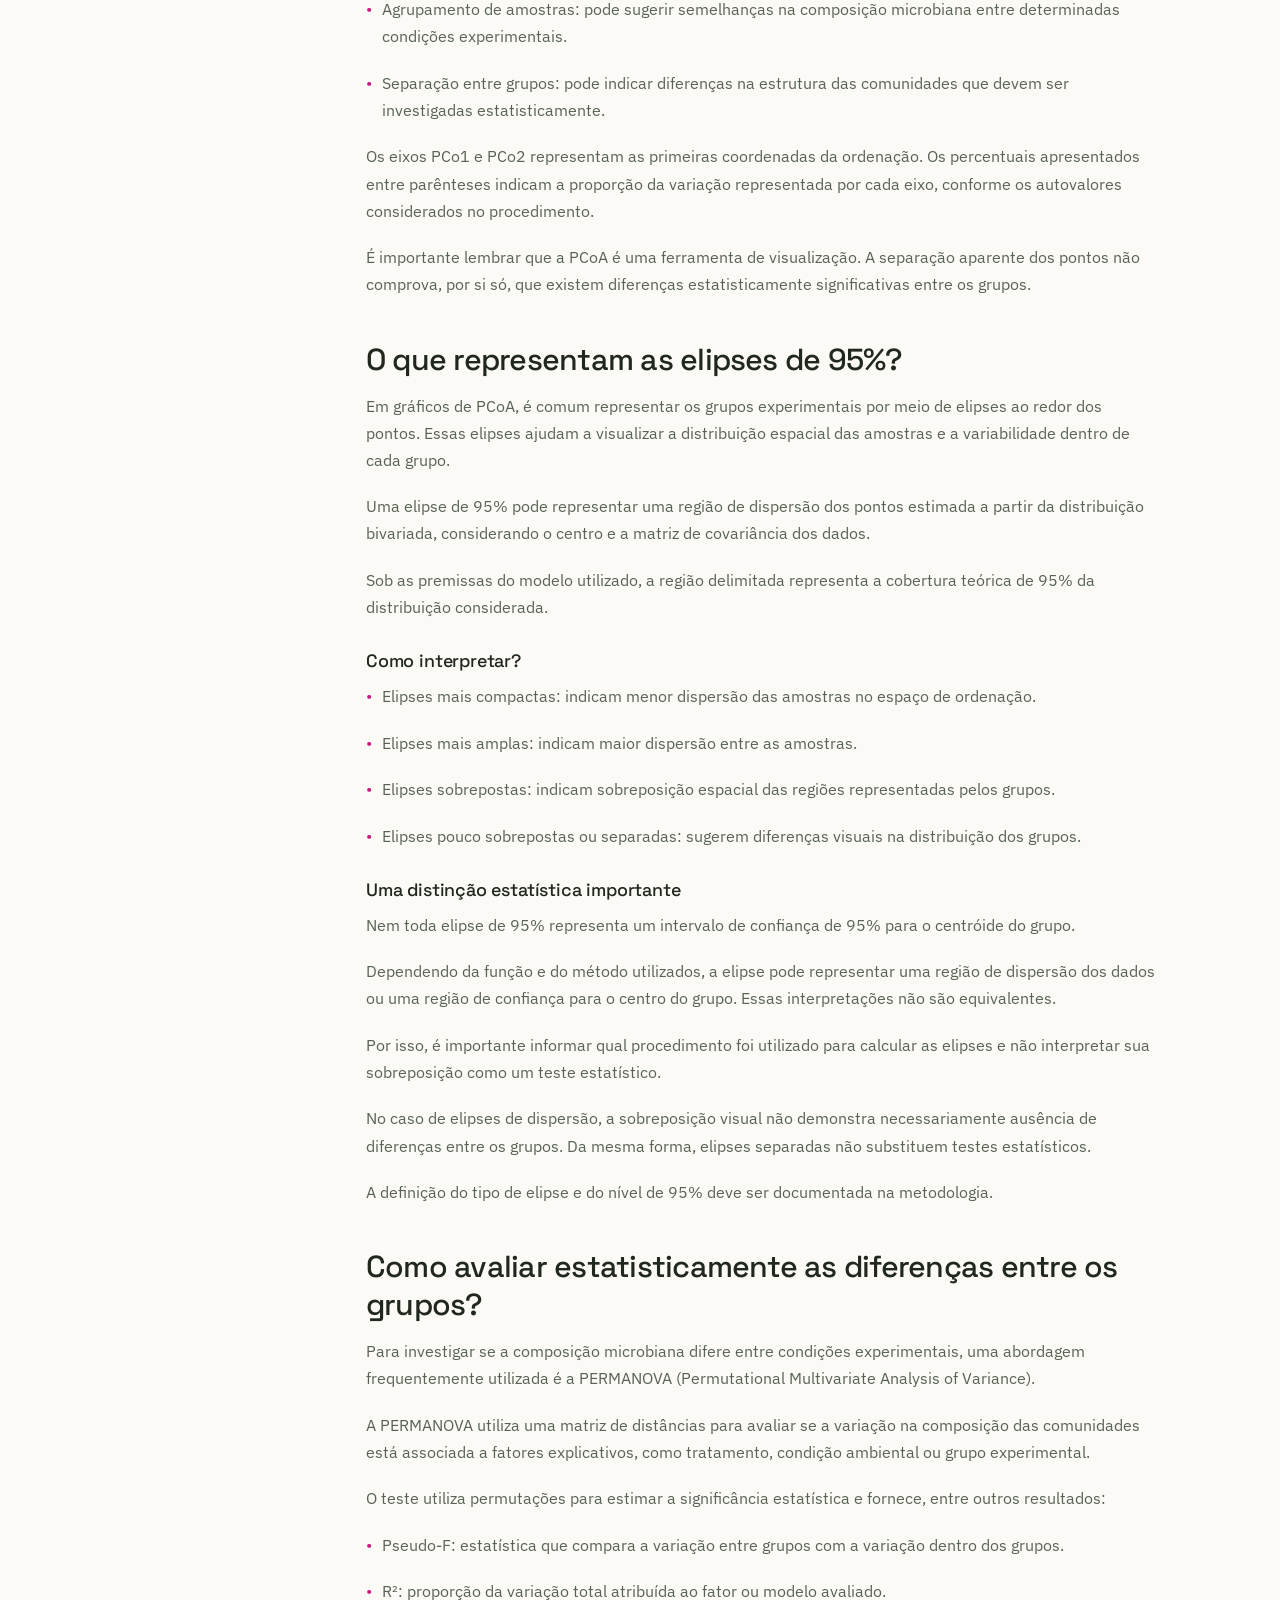
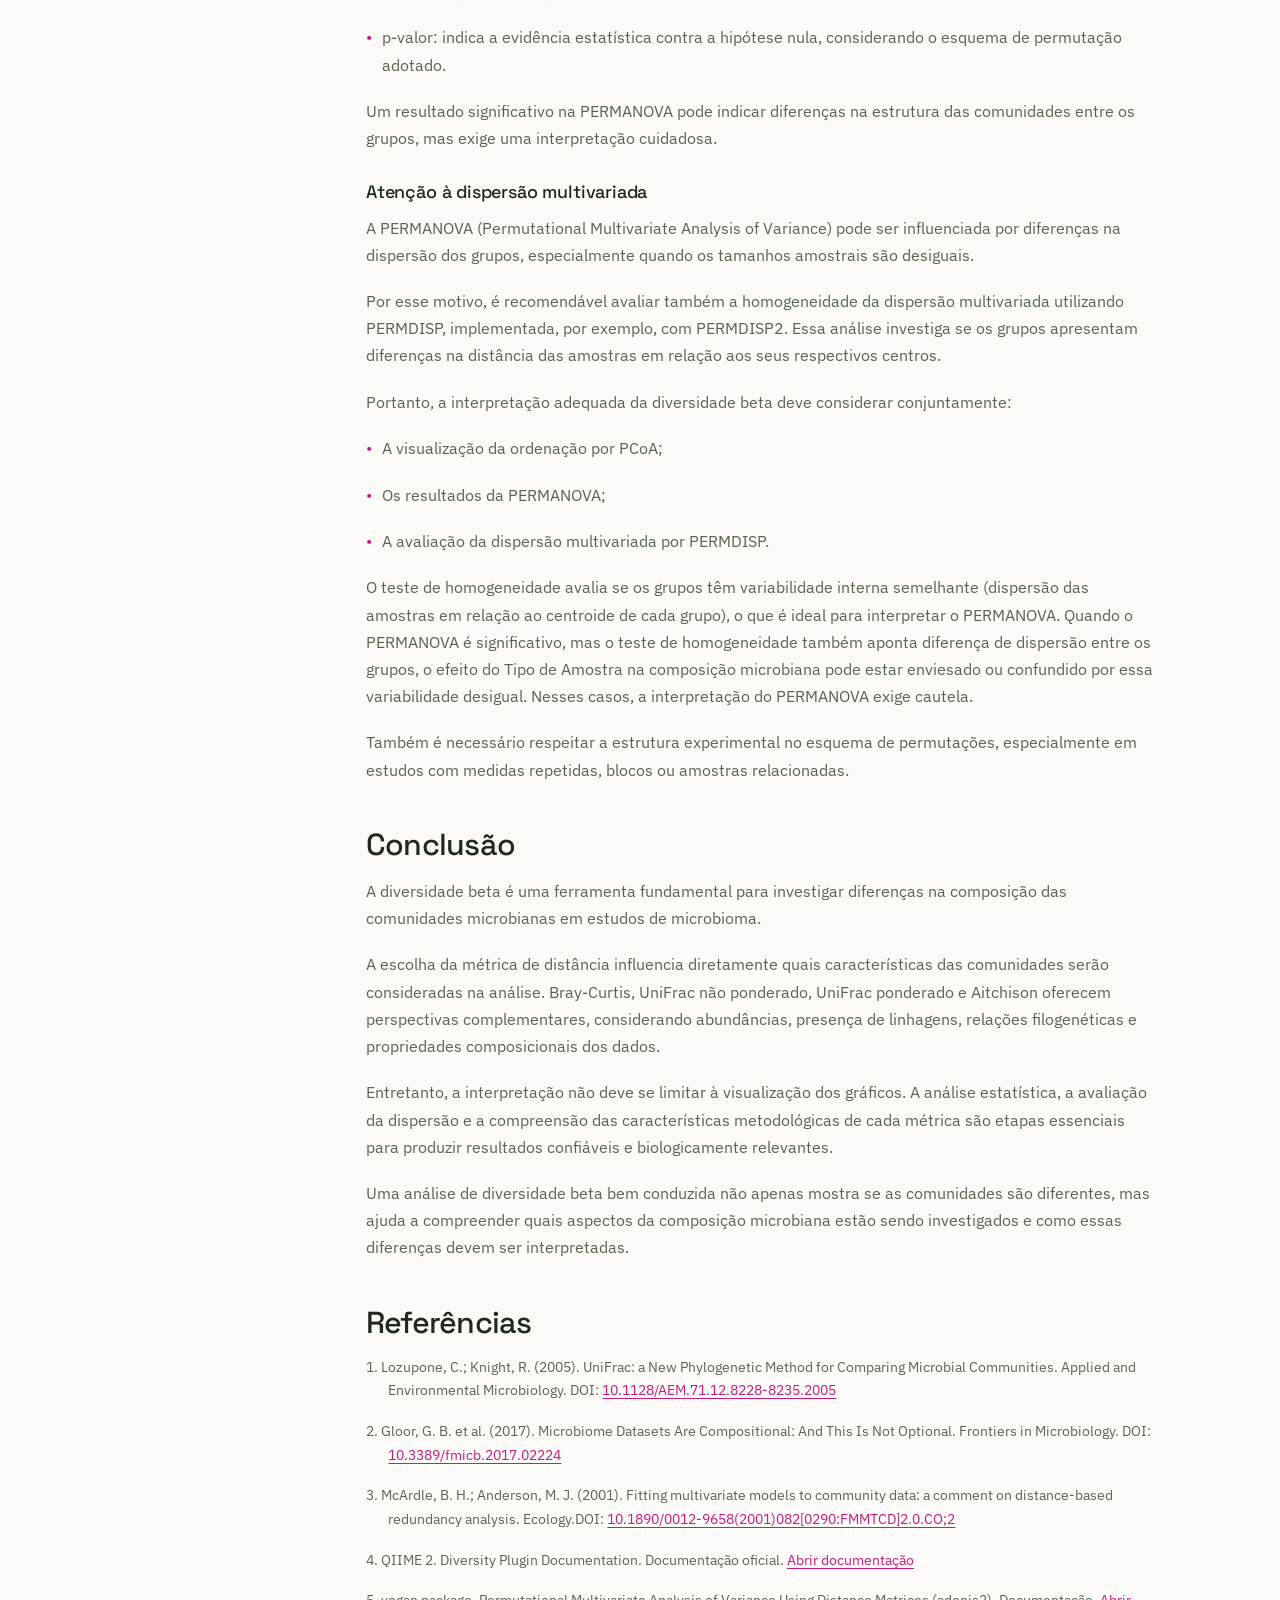
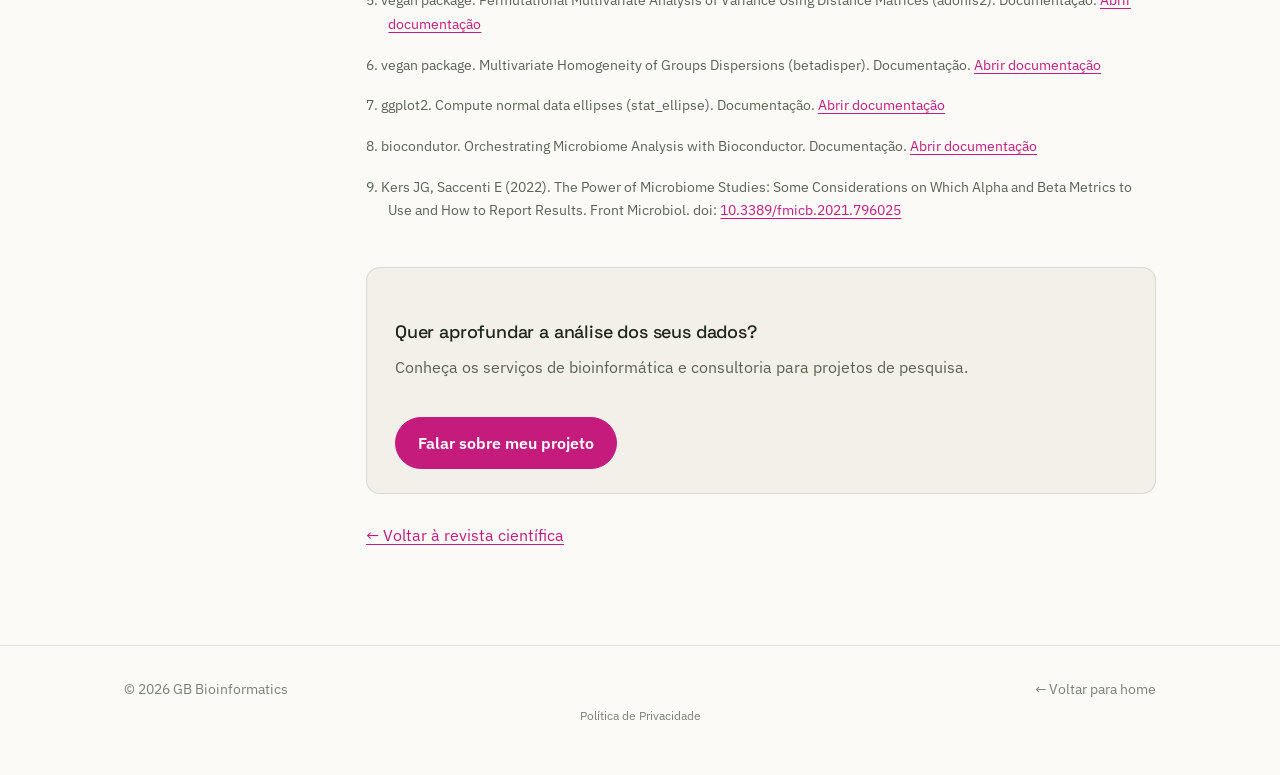
<file: artigo-diversidade-beta.html>
<!DOCTYPE html>

<html lang="pt-BR">

  <head>

    <meta charset="UTF-8">

    <meta name="viewport" content="width=device-width, initial-scale=1.0">

    <title>Diversidade beta: o que é e por que é importante? | GB Bioinformatics
    
    </title>

    <meta name="description" content="Artigo sobre diversidade beta em microbiomas: Bray-Curtis, UniFrac, Aitchison, Jaccard, PCoA, elipses de 95%, PERMANOVA e PERMDISP.">

    <link rel="stylesheet" href="style.css">

    <link rel="preconnect" href="https://fonts.googleapis.com">

    <link rel="preconnect" href="https://fonts.gstatic.com" crossorigin>

    <link href="https://fonts.googleapis.com/css2?family=Space+Grotesk:wght@400;500;600&family=IBM+Plex+Sans:wght@400;500&family=IBM+Plex+Mono:wght@400;500&display=swap" rel="stylesheet">
  </head>

  <body>

    <nav class="nav">

      <div class="nav-inner"><button class="nav-toggle" id="nav-toggle" aria-label="Abrir menu"><span></span><span></span><span></span></button><a href="index.html" class="brand"><span class="brand-dot"></span>GB Bioinformatics</a>
        
        <div class="nav-links"><a href="index.html">Home</a><a href="index.html#servicos">Serviços</a><a href="index.html#sobre">Sobre</a><a href="divulgacao-cientifica.html">Divulgação científica</a><a href="index.html#contato">Contato</a>
        </div>

        <div class="nav-search"><input type="text" id="site-search" placeholder="Buscar conteúdo..." autocomplete="off">
          
          <div class="search-results" id="search-results">
          </div>
        </div>
      </div>
    </nav>

    <header class="detail-hero editorial-hero">

      <div class="container">

        <p class="breadcrumb"><a href="index.html">home</a> / <a href="divulgacao-cientifica.html">Divulgação científica</a> / Metagenômica · Diversidade beta
        
        </p>

        <p class="eyebrow">Revista científica · Bioinformática aplicada
        
        </p>

        <h1>Diversidade beta: o que é e por que é importante?
        
        </h1>

        <p class="lead">Como comparar comunidades microbianas por métricas de distância, visualizar padrões com PCoA e interpretar testes multivariados.
        
        </p>
      </div>
    </header>

    <section class="editorial-section">

      <div class="container editorial-layout">

        <aside class="article-toc" id="article-toc">

          <p class="toc-title">Neste artigo
          
          </p>

          <nav aria-label="Índice do artigo">
          </nav>
        </aside>

        <article class="article-content" id="article-content">

          <div class="article-meta"><span class="article-label">Metagenômica · Diversidade beta</span><span>Leitura científica acessível</span>
          </div>

          <h2 id="introducao">O que é diversidade beta?
          
          </h2>

          <p>A diversidade beta representa a variação na composição das comunidades microbianas entre diferentes amostras. Enquanto a diversidade alfa descreve características da diversidade dentro de uma amostra, a diversidade beta permite comparar comunidades e avaliar o quanto elas são semelhantes ou diferentes entre si.
          
          </p>

          <p>Em estudos de sequenciamento do gene 16S rRNA, essa análise é especialmente importante para investigar alterações na composição microbiana associadas a diferentes condições ambientais, tratamentos, grupos experimentais ou características das amostras.
          
          </p>

          <p>A diversidade beta é geralmente calculada por meio de métricas de distância ou dissimilaridade, que comparam a composição das amostras par a par e geram uma matriz de distâncias. Essa matriz pode ser utilizada em análises de ordenação, como a Principal Coordinates Analysis (PCoA), para representar visualmente as relações entre as comunidades microbianas.
          
          </p>

          <p>A escolha da métrica influencia a interpretação dos resultados, pois diferentes métodos consideram aspectos distintos da composição microbiana: abundância dos táxons, presença ou ausência de microrganismos, relações filogenéticas ou propriedades composicionais dos dados.
          
          </p>

          <h2 id="bray-curtis">Bray-Curtis
          
          </h2>

          <h3>O que é e como funciona?
          
          </h3>

          <p>A dissimilaridade de Bray-Curtis é uma das métricas mais utilizadas em estudos de ecologia microbiana. Ela quantifica a diferença na composição de duas comunidades considerando a abundância dos táxons presentes em cada amostra.
          
          </p>

          <p>Seu cálculo compara as abundâncias de cada táxon entre duas amostras, somando as diferenças absolutas e dividindo pelo total combinado das abundâncias. O resultado geralmente varia de 0 a 1, quando utilizada a formulação convencional com abundâncias não negativas:
          
          </p>

          <p class="article-bullet">0: comunidades com composição e abundâncias idênticas;
          
          </p>

          <p class="article-bullet">1: comunidades sem abundâncias compartilhadas.
          
          </p>

          <p>A métrica considera as diferenças nas abundâncias, mas não incorpora diretamente as relações filogenéticas entre os microrganismos. Também não considera ausências compartilhadas como evidência de semelhança.
          
          </p>

          <h3>Pontos fortes
          
          </h3>

          <p class="article-bullet">Fácil interpretação e ampla utilização em estudos de microbioma e ecologia microbiana.
          
          </p>

          <p class="article-bullet">Considera tanto a presença dos táxons quanto suas abundâncias.
          
          </p>

          <p class="article-bullet">Permite identificar diferenças na composição das comunidades entre condições experimentais.
          
          </p>

          <p class="article-bullet">Pode ser aplicada a dados de abundância absoluta ou relativa, desde que o pré-processamento seja apropriado e documentado.
          
          </p>

          <h3>Limitações
          
          </h3>

          <p class="article-bullet">Não incorpora informações filogenéticas: dois microrganismos evolutivamente próximos são tratados como táxons distintos, assim como dois microrganismos distantes.
          
          </p>

          <p class="article-bullet">Pode ser influenciada por táxons abundantes, que contribuem significativamente para as diferenças entre as amostras.
          
          </p>

          <p class="article-bullet">Não considera ausências compartilhadas na avaliação da similaridade.
          
          </p>

          <p class="article-bullet">A interpretação depende da normalização e do tipo de abundância utilizado.
          
          </p>

          <h3>Quando utilizar?
          
          </h3>

          <p>É especialmente útil quando o objetivo é comparar a composição e a abundância relativa das comunidades microbianas entre grupos, tratamentos ou condições ambientais.
          
          </p>

          <h2 id="unifrac-n-o-ponderado-unweighted-unifrac">UniFrac não ponderado (Unweighted UniFrac)
          
          </h2>

          <h3>O que é e como funciona?
          
          </h3>

          <p>O UniFrac não ponderado é uma métrica filogenética que compara comunidades microbianas considerando a presença ou ausência das linhagens representadas em uma árvore filogenética.
          
          </p>

          <p>Diferentemente do Bray-Curtis, que compara diretamente as abundâncias dos táxons, o UniFrac considera a estrutura evolutiva das comunidades.
          
          </p>

          <p>Seu cálculo utiliza os comprimentos dos ramos da árvore filogenética. A distância é determinada pela proporção dos comprimentos dos ramos que estão associados a linhagens presentes em apenas uma das duas comunidades comparadas, em relação ao conjunto de ramos relevantes.
          
          </p>

          <p>Assim, duas amostras podem apresentar diferenças na composição taxonômica, mas ainda compartilhar linhagens evolutivamente próximas. Essa informação é incorporada à distância.
          
          </p>

          <h3>Pontos fortes
          
          </h3>

          <p class="article-bullet">Incorpora relações filogenéticas entre os microrganismos.
          
          </p>

          <p class="article-bullet">Permite identificar diferenças na presença ou ausência de linhagens bacterianas.
          
          </p>

          <p class="article-bullet">Não é diretamente dominado pela abundância dos táxons mais comuns.
          
          </p>

          <p class="article-bullet">Pode revelar alterações na distribuição de linhagens microbianas que não seriam evidentes em métricas baseadas exclusivamente em abundância.
          
          </p>

          <h3>Limitações
          
          </h3>

          <p class="article-bullet">Não considera a abundância relativa dos microrganismos.
          
          </p>

          <p class="article-bullet">Pode ser sensível à detecção de táxons raros e a erros de sequenciamento.
          
          </p>

          <p class="article-bullet">A presença ou ausência de uma linhagem depende da profundidade de sequenciamento, da qualidade dos dados e dos critérios de filtragem.
          
          </p>

          <p class="article-bullet">Depende da qualidade da árvore filogenética utilizada e da representatividade dos táxons nela incluídos.
          
          </p>

          <h3>Quando utilizar?
          
          </h3>

          <p>É indicado quando a pergunta científica está relacionada a diferenças na presença ou ausência de linhagens evolutivas entre comunidades, independentemente da abundância relativa de cada uma.
          
          </p>

          <h2 id="unifrac-ponderado-weighted-unifrac">UniFrac ponderado (Weighted UniFrac)
          
          </h2>

          <h3>O que é e como funciona?
          
          </h3>

          <p>O UniFrac ponderado também utiliza informações filogenéticas para comparar comunidades microbianas, mas incorpora as diferenças nas abundâncias relativas dos microrganismos.
          
          </p>

          <p>O cálculo considera os comprimentos dos ramos da árvore filogenética e pondera cada ramo de acordo com a abundância relativa das linhagens que descendem dele em cada amostra.
          
          </p>

          <p>Dessa forma, diferenças entre linhagens muito abundantes podem contribuir mais para a distância entre as comunidades do que diferenças envolvendo linhagens raras.
          
          </p>

          <p>Enquanto o UniFrac não ponderado considera essencialmente a presença ou ausência das linhagens, a versão ponderada incorpora sua representatividade na comunidade.
          
          </p>

          <h3>Pontos fortes
          
          </h3>

          <p class="article-bullet">Combina informações de abundância relativa e relações filogenéticas.
          
          </p>

          <p class="article-bullet">Permite avaliar diferenças na estrutura das comunidades considerando a contribuição dos grupos microbianos mais abundantes.
          
          </p>

          <p class="article-bullet">Pode detectar alterações na abundância de linhagens evolutivamente relacionadas, mesmo quando elas continuam presentes nos dois grupos.
          
          </p>

          <p class="article-bullet">É útil para investigar mudanças na estrutura filogenética das comunidades associadas a tratamentos ou condições ambientais.
          
          </p>

          <h3>Limitações
          
          </h3>

          <p class="article-bullet">A influência de microrganismos raros é reduzida quando comparada à influência dos grupos mais abundantes.
          
          </p>

          <p class="article-bullet">Depende da qualidade e da resolução da árvore filogenética.
          
          </p>

          <p class="article-bullet">Pode ser influenciado pela normalização e pelo processamento das abundâncias.
          
          </p>

          <p class="article-bullet">Não deve ser interpretado como uma medida de diferença taxonômica isolada, pois incorpora a distância evolutiva entre as linhagens.
          
          </p>

          <h3>Quando utilizar?
          
          </h3>

          <p>É especialmente indicado quando o objetivo é investigar diferenças nas comunidades microbianas considerando simultaneamente a abundância relativa dos microrganismos e suas relações evolutivas.
          
          </p>

          <h2 id="dist-ncia-de-aitchison">Distância de Aitchison
          
          </h2>

          <h3>O que é e como funciona?
          
          </h3>

          <p>A distância de Aitchison é uma métrica baseada na abordagem de dados composicionais (Compositional Data Analysis – CoDA).
          
          </p>

          <p>Essa abordagem é particularmente relevante para dados de sequenciamento de microbioma, pois os resultados são frequentemente expressos como abundâncias relativas, isto é, proporções que somam uma constante, geralmente 1 ou 100%.
          
          </p>

          <p>Essa característica introduz uma restrição matemática conhecida como efeito composicional: o aumento proporcional de um componente pode alterar as proporções dos demais, mesmo quando suas abundâncias absolutas permanecem inalteradas.
          
          </p>

          <p>Para lidar com essa propriedade, a distância de Aitchison utiliza a transformação Centered Log-Ratio (CLR), que converte as abundâncias em logaritmos das razões entre cada componente e a média geométrica dos componentes da amostra.
          
          </p>

          <p>Depois da transformação CLR, a distância de Aitchison corresponde à distância Euclidiana entre os perfis transformados de duas amostras. Assim, em vez de comparar diretamente as abundâncias relativas, a análise considera as relações entre os componentes da comunidade.
          
          </p>

          <h3>Pontos fortes
          
          </h3>

          <p class="article-bullet">Considera a natureza composicional dos dados de microbioma.
          
          </p>

          <p class="article-bullet">Utiliza relações logarítmicas entre os componentes, reduzindo problemas associados à interpretação direta de proporções.
          
          </p>

          <p class="article-bullet">Possui propriedades matemáticas de uma distância Euclidiana após a transformação CLR.
          
          </p>

          <p class="article-bullet">É útil para investigar diferenças relativas na composição microbiana entre amostras.
          
          </p>

          <p class="article-bullet">Permite utilizar abordagens de análise multivariada desenvolvidas para dados composicionais.
          
          </p>

          <h3>Limitações
          
          </h3>

          <p class="article-bullet">A transformação CLR não aceita valores iguais a zero, pois o logaritmo de zero é indefinido.
          
          </p>

          <p class="article-bullet">É necessário adotar estratégias para lidar com zeros, como substituição de zeros ou pseudocontagens (pseudocounts).
          
          </p>

          <p class="article-bullet">A escolha do pseudocount ou do método de substituição pode influenciar os resultados, especialmente em matrizes esparsas.
          
          </p>

          <p class="article-bullet">Não incorpora informações filogenéticas dos microrganismos.
          
          </p>

          <p class="article-bullet">A composição das características incluídas na análise, incluindo filtragem de táxons, pode afetar as distâncias calculadas.
          
          </p>

          <h3>Quando utilizar?
          
          </h3>

          <p>É especialmente interessante quando os dados são composicionais e o objetivo é comparar as relações relativas entre os componentes das comunidades microbianas.
          
          </p>

          <p>Em estudos de 16S, pode complementar métricas tradicionais, como Bray-Curtis e UniFrac, oferecendo uma perspectiva diferente da estrutura do microbioma.
          
          </p>

          <p>Um cuidado fundamental é documentar o tratamento dos zeros e a estratégia de transformação utilizada, pois essas escolhas podem afetar a interpretação dos resultados.
          
          </p>

          <h2 id="ndice-de-jaccard-bin-rio">Índice de Jaccard binário
          
          </h2>

          <h3>O que é e como funciona?
          
          </h3>

          <p>O índice de Jaccard (também chamado de coeficiente de similaridade de Jaccard) mede o grau de semelhança entre dois conjuntos.
          
          </p>

          <p>A lógica é simples: ele compara o que os dois grupos têm em comum com tudo o que existe nos dois grupos juntos.
          
          </p>

          <p>Interseção: o número de elementos presentes nos dois conjuntos ao mesmo tempo.
          
          </p>

          <p>União: o total de elementos distintos presentes em pelo menos um dos conjuntos (sem contar repetições).
          
          </p>

          <p><strong>O resultado fica sempre entre 0 e 1 (ou de 0% a 100%):</strong>
          </p>

          <p class="article-bullet">0: os conjuntos não compartilham nenhum elemento.
          
          </p>

          <p class="article-bullet">1: os conjuntos são idênticos.
          
          </p>

          <p>Imagine comparar os filmes que duas pessoas assistiram. Se Ana viu {Matrix, Duna, Alien} e Bruno viu {Duna, Alien, Blade Runner}, há 2 filmes em comum (interseção) e 4 filmes diferentes no total (união). O índice de Jaccard é 2/4=0,5.
          
          </p>

          <h3>Pontos fortes
          
          </h3>

          <p class="article-bullet">Intuição direta: qualquer pessoa entende a ideia de sobreposição dividida pelo total de itens.
          
          </p>

          <p class="article-bullet">Escala padronizada: valores entre 0 e 1 facilitam comparações rápidas entre pares diferentes.
          
          </p>

          <p class="article-bullet">Sem exigência de pesos ou ordem: funciona bem quando importa apenas a presença ou ausência de itens.
          
          </p>

          <p class="article-bullet">Versatilidade interdisciplinar: serve tanto para espécies em um bioma quanto para palavras em textos, genes ou hábitos de compra.
          
          </p>

          <h3>Limitações
          
          </h3>

          <p class="article-bullet">Ignora frequência e intensidade: se um item aparece uma vez ou cem vezes, o conjunto binário trata igual. Em textos ou análises de abundância, isso pode esconder diferenças relevantes.
          
          </p>

          <p class="article-bullet">Sensível a conjuntos pequenos: quando há poucos elementos, a mudança de um único item altera bastante o índice.
          
          </p>

          <p class="article-bullet">Pode diluir a similaridade em conjuntos muito grandes: quando a união cresce muito em relação à interseção, o valor tende a ficar baixo mesmo com coincidências importantes.
          
          </p>

          <h3>Quando utilizar?
          
          </h3>

          <p>Use o índice de Jaccard quando seus dados puderem ser representados como conjuntos de presenças e a pergunta central for: &quot;o quanto esses dois grupos compartilham os mesmos elementos?&quot;
          
          </p>

          <p>Ecologia e biodiversidade: comparar a composição de espécies entre duas amostras.
          
          </p>

          <p>Genômica e redes: avaliar genes compartilhados entre organismos ou conexões comuns entre nós de uma rede.
          
          </p>

          <p>Quando a quantidade exata de ocorrências, a ordem dos itens ou a distância numérica forem decisivas, costuma valer a pena avaliar outras métricas complementares, como a similaridade do cosseno, a correlação ou índices ponderados por abundância.
          
          </p>

          <h2 id="ndice-de-jaccard-quantitativo">Índice de Jaccard quantitativo
          
          </h2>

          <h3>O que é e como funciona?
          
          </h3>

          <p>O Jaccard ponderado por abundância (também chamado de Jaccard quantitativo ou baseado em abundância) estende a lógica de interseção e união do Jaccard clássico para dados com contagens, abundâncias relativas ou pesos. Em vez de responder apenas &quot;o táxon está presente ou ausente?&quot;, ele pergunta: &quot;quanto da abundância é compartilhado entre duas amostras em comparação com o total de abundância somado nas duas?&quot;.
          
          </p>

          <p>Na versão binária, cada item vale 0 (ausente) ou 1 (presente). Na versão ponderada por abundância, cada táxon i tem uma abundância ai na amostra A e bi na amostra B:
          
          </p>

          <p>Parte compartilhada (interseção quantitativa): para cada táxon, pega-se o mínimo entre as duas abundâncias, (ai,bi). Isso representa a fração de abundância que ambos os grupos conseguem &quot;cobrir&quot; em comum. Se um táxon só existe em uma amostra, (ai,bi)=0.
          
          </p>

          <p>Total considerado (união quantitativa): soma-se o máximo entre as duas abundâncias para cada táxon, (ai,bi) (uma formulação clássica de similaridade quantitativa de Jaccard).
          
          </p>

          <h3>Exemplo numérico rápido
          
          </h3>

          <p><strong>Suponha duas amostras com abundâncias relativas de três táxons:</strong>
          </p>

          <p>Táxon 1: Amostra A = 0,60 | Amostra B = 0,20
          </p>

          <p>Táxon 2: Amostra A = 0,30 | Amostra B = 0,30
          </p>

          <p>Táxon 3: Amostra A = 0,10 | Amostra B = 0,50
          </p>

          <p><strong>Somando os valores:</strong>
          </p>

          <p>Numerador (min): 0,20 + 0,30 + 0,10 = 0,60
          </p>

          <p>Denominador (max): 0,60 + 0,30 + 0,50 = 1,40
          </p>

          <p>Assim, a similaridade é 0,60 / 1,40 = 43, e a dissimilaridade de Jaccard ponderada é 1 - 0,43 = 0,57. Note como uma mudança grande na dominância do Táxon 1 e do Táxon 3 reduz a similaridade mesmo que todos os três táxons estejam presentes nas duas amostras (o Jaccard binário daria 1,0, pois todos ocorrem em ambas).
          
          </p>

          <h3>Pontos fortes
          
          </h3>

          <p class="article-bullet">Evita que táxons raros com 1 ou 2 contagens tenham o mesmo peso visual ou estatístico de táxons dominantes, além de captar trocas de proporção entre comunidades que compartilham os mesmos membros.
          
          </p>

          <p class="article-bullet">Assim como outras métricas de abundância, ele pode ser sensível a diferenças marcantes de tamanho de biblioteca/profundidade de amostragem se os dados não forem normalizados, rarefeitos ou tratados de forma adequada ao desenho experimental.
          
          </p>

          <p>Jaccard binário (presença/ausência) e Jaccard ponderado por abundância (quantitativo) depende da pergunta biológica: você quer saber quais táxons/ASVs estão presentes ou como a abundância relativa/contagem se distribui entre as amostras?
          
          </p>

          <h3>Quando usar Jaccard binário
          
          </h3>

          <p class="article-bullet">Colonização, invasão ou dispersão de táxons: comparar áreas, hospedeiros ou superfícies para ver se novos microrganismos chegaram ou se houve perda de membros, independentemente de quanto crescem.
          
          </p>

          <p class="article-bullet">Detecção de táxons raros ou indicadores: quando o sinal biológico está na ocorrência de espécies pouco abundantes (por exemplo, patógenos oportunistas em estágio inicial ou marcadores ambientais específicos) que seriam ofuscados por gêneros dominantes.
          
          </p>

          <p class="article-bullet">Comparação de matrizes com grande variação de profundidade ou ruído de abundância: quando as contagens brutas têm forte viés técnico e a presença/ausência filtrada é mais confiável que a abundância exata.
          
          </p>

          <p class="article-bullet">Estudos de turnover taxonômico puro: focar na substituição de identidades entre comunidades sem misturar mudanças de dominância.
          
          </p>

          <h3>Quando usar Jaccard ponderado por abundância
          
          </h3>

          <p>O Jaccard ponderado considera a magnitude da abundância (usando min e max por táxon), capturando tanto a troca de membros quanto mudanças de dominância.
          
          </p>

          <p class="article-bullet">Resposta a perturbações, tratamentos ou gradientes ambientais: avaliar como antibióticos, dieta, temperatura, pH ou carga orgânica alteram a estrutura da comunidade quando os mesmos táxons permanecem presentes, mas trocam de proporção.
          
          </p>

          <p class="article-bullet">Dinâmica de comunidades dominadas por poucos táxons: em ambientes como intestino, solo, água residual ou biofilmes onde poucos grupos concentram grande parte da biomassa/leituras, a variação de abundância costuma carregar o sinal principal.
          
          </p>

          <p class="article-bullet">Comparação de séries temporais ou réplicas biológicas: monitorar estabilidade ou resiliência de uma comunidade ao longo do tempo, em que flutuações de abundância relativa indicam respostas funcionais ou ecológicas mesmo sem extinção local completa.
          
          </p>

          <p class="article-bullet">Análise de perfis funcionais ou metabólicos quantitativos: quando se comparam abundâncias de genes/vias (como predições funcionais ou metagenômica) e a intensidade relativa importa mais que a simples detecção.
          
          </p>

          <p>Dica prática: em muitos pipelines de microbioma, rodar ambos (ou parear Jaccard binário com uma métrica quantitativa como Jaccard ponderado ou Bray-Curtis) ajuda a separar se a diferença entre grupos vem da identidade dos táxons ou da estrutura de abundância.
          
          </p>

          <h2 id="como-comparar-as-m-tricas-de-diversidade-beta">Como comparar as métricas de diversidade beta?
          
          </h2>

          <p>Embora todas sejam utilizadas para comparar comunidades microbianas, as métricas apresentam diferenças importantes na forma como representam a dissimilaridade entre as amostras.

          </p>
          <table>
            <thead>
              <tr>
                <th style="background-color: #d4edda">Métrica</th><th style="background-color: #d4edda">O que considera?</th><th style="background-color: #d4edda">Incorpora filogenia?</th><th style="background-color: #d4edda">Principal aplicação</th>
              </tr>
            </thead>
            <tbody>
              <tr>
                <td>Bray-Curtis</td><td>Abundância dos táxons</td><td>Não</td><td>Diferenças na composição e abundância</td>
              </tr>
              <tr>
                <td>UniFrac não ponderado</td><td>Presença/ausência de linhagens</td><td>Sim</td><td>Diferenças na distribuição de linhagens</td>
              </tr>
              <tr>
                <td>UniFrac ponderado</td><td>Abundância relativa e filogenia</td><td>Sim</td><td>Mudanças na estrutura filogenética e abundância</td>
              </tr>
              <tr>
                <td>Aitchison</td><td>Relações relativas após CLR</td><td>Não</td><td>Dados composicionais e relações entre componentes</td>
                </tr>
              <tr>
                <td>Jaccard (binário / ponderado)</td><td>Presença-ausência ou abundância</td><td>Não</td><td>Útil para sobreposição de itens/táxons e extensões quantitativas</td>
              </tr>
            </tbody>
          </table>
          
          </p>

          <h3>Como escolher a métrica?
          
          </h3>

          <p>Não existe uma métrica universalmente melhor. A escolha deve considerar a pergunta científica, as características dos dados e as informações que se deseja preservar na comparação.
          
          </p>

          <p><strong>Por exemplo:</strong>
          </p>

          <p class="article-bullet">Se a pergunta envolve diferenças na abundância dos táxons, Bray-Curtis pode ser apropriado.
          
          </p>

          <p class="article-bullet">Se o interesse é avaliar a presença ou ausência de linhagens evolutivas, UniFrac não ponderado pode ser mais informativo.
          
          </p>

          <p class="article-bullet">Se o objetivo é considerar simultaneamente abundância e relações filogenéticas, UniFrac ponderado pode ser adequado.
          
          </p>

          <p class="article-bullet">Se a preocupação é representar corretamente a natureza composicional das abundâncias relativas, Aitchison é uma alternativa importante.
          
          </p>

          <p>A utilização de mais de uma métrica pode oferecer perspectivas complementares da estrutura microbiana. Entretanto, os resultados devem ser interpretados considerando as propriedades de cada método, e não apenas a ocorrência ou ausência de separação entre os grupos.
          
          </p>

          <h2 id="como-visualizar-a-diversidade-beta-pcoa">Como visualizar a diversidade beta? PCoA
          
          </h2>

          <p>Depois do cálculo das distâncias entre as amostras, uma das abordagens mais utilizadas para visualizar a diversidade beta é a Principal Coordinates Analysis (PCoA), ou Análise de Coordenadas Principais.
          
          </p>

          <p>A PCoA é uma técnica de ordenação que utiliza a matriz de distâncias ou dissimilaridades para representar as relações entre as amostras em um espaço de coordenadas, geralmente bidimensional.
          
          </p>

          <p>Cada ponto representa uma amostra, e sua posição é determinada pelas relações de distância com as demais amostras.
          
          </p>

          <h3>Como interpretar o gráfico?
          
          </h3>

          <p class="article-bullet">Pontos próximos: indicam comunidades com composição mais semelhante de acordo com a métrica utilizada.
          
          </p>

          <p class="article-bullet">Pontos distantes: indicam comunidades mais dissimilares.
          
          </p>

          <p class="article-bullet">Agrupamento de amostras: pode sugerir semelhanças na composição microbiana entre determinadas condições experimentais.
          
          </p>

          <p class="article-bullet">Separação entre grupos: pode indicar diferenças na estrutura das comunidades que devem ser investigadas estatisticamente.
          
          </p>

          <p>Os eixos PCo1 e PCo2 representam as primeiras coordenadas da ordenação. Os percentuais apresentados entre parênteses indicam a proporção da variação representada por cada eixo, conforme os autovalores considerados no procedimento.
          
          </p>

          <p>É importante lembrar que a PCoA é uma ferramenta de visualização. A separação aparente dos pontos não comprova, por si só, que existem diferenças estatisticamente significativas entre os grupos.
          
          </p>

          <h2 id="o-que-representam-as-elipses-de-95">O que representam as elipses de 95%?
          
          </h2>

          <p>Em gráficos de PCoA, é comum representar os grupos experimentais por meio de elipses ao redor dos pontos. Essas elipses ajudam a visualizar a distribuição espacial das amostras e a variabilidade dentro de cada grupo.
              
          </p>

          <p>Uma elipse de 95% pode representar uma região de dispersão dos pontos estimada a partir da distribuição bivariada, considerando o centro e a matriz de covariância dos dados.
          
          </p>

          <p>Sob as premissas do modelo utilizado, a região delimitada representa a cobertura teórica de 95% da distribuição considerada.
          
          </p>

          <h3>Como interpretar?
          
          </h3>

          <p class="article-bullet">Elipses mais compactas: indicam menor dispersão das amostras no espaço de ordenação.
          
          </p>

          <p class="article-bullet">Elipses mais amplas: indicam maior dispersão entre as amostras.
          
          </p>

          <p class="article-bullet">Elipses sobrepostas: indicam sobreposição espacial das regiões representadas pelos grupos.
          
          </p>

          <p class="article-bullet">Elipses pouco sobrepostas ou separadas: sugerem diferenças visuais na distribuição dos grupos.
          
          </p>

          <h3>Uma distinção estatística importante
          
          </h3>

          <p>Nem toda elipse de 95% representa um intervalo de confiança de 95% para o centróide do grupo.
          
          </p>

          <p>Dependendo da função e do método utilizados, a elipse pode representar uma região de dispersão dos dados ou uma região de confiança para o centro do grupo. Essas interpretações não são equivalentes.
          
          </p>

          <p>Por isso, é importante informar qual procedimento foi utilizado para calcular as elipses e não interpretar sua sobreposição como um teste estatístico.
          
          </p>

          <p>No caso de elipses de dispersão, a sobreposição visual não demonstra necessariamente ausência de diferenças entre os grupos. Da mesma forma, elipses separadas não substituem testes estatísticos.
          
          </p>

          <p>A definição do tipo de elipse e do nível de 95% deve ser documentada na metodologia.
          
          </p>

          <h2 id="como-avaliar-estatisticamente-as-diferen-as-entre-os-grupos">Como avaliar estatisticamente as diferenças entre os grupos?
          
          </h2>

          <p>Para investigar se a composição microbiana difere entre condições experimentais, uma abordagem frequentemente utilizada é a PERMANOVA (Permutational Multivariate Analysis of Variance).
          
          </p>

          <p>A PERMANOVA utiliza uma matriz de distâncias para avaliar se a variação na composição das comunidades está associada a fatores explicativos, como tratamento, condição ambiental ou grupo experimental.
          
          </p>

          <p>O teste utiliza permutações para estimar a significância estatística e fornece, entre outros resultados:
          
          </p>

          <p class="article-bullet">Pseudo-F: estatística que compara a variação entre grupos com a variação dentro dos grupos.
          
          </p>

          <p class="article-bullet">R²: proporção da variação total atribuída ao fator ou modelo avaliado.
          
          </p>

          <p class="article-bullet">p-valor: indica a evidência estatística contra a hipótese nula, considerando o esquema de permutação adotado.
          
          </p>

          <p>Um resultado significativo na PERMANOVA pode indicar diferenças na estrutura das comunidades entre os grupos, mas exige uma interpretação cuidadosa.
          
          </p>

          <h3>Atenção à dispersão multivariada
          
          </h3>

          <p>A PERMANOVA (Permutational Multivariate Analysis of Variance) pode ser influenciada por diferenças na dispersão dos grupos, especialmente quando os tamanhos amostrais são desiguais.
          
          </p>

          <p>Por esse motivo, é recomendável avaliar também a homogeneidade da dispersão multivariada utilizando PERMDISP, implementada, por exemplo, com PERMDISP2. Essa análise investiga se os grupos apresentam diferenças na distância das amostras em relação aos seus respectivos centros.
          
          </p>

          <p>Portanto, a interpretação adequada da diversidade beta deve considerar conjuntamente:
          
          </p>

          <p class="article-bullet">A visualização da ordenação por PCoA;
          
          </p>

          <p class="article-bullet">Os resultados da PERMANOVA;
          
          </p>

          <p class="article-bullet">A avaliação da dispersão multivariada por PERMDISP.
          
          </p>

          <p>O teste de homogeneidade avalia se os grupos têm variabilidade interna semelhante (dispersão das amostras em relação ao centroide de cada grupo), o que é ideal para interpretar o PERMANOVA. Quando o PERMANOVA é significativo, mas o teste de homogeneidade também aponta diferença de dispersão entre os grupos, o efeito do Tipo de Amostra na composição microbiana pode estar enviesado ou confundido por essa variabilidade desigual. Nesses casos, a interpretação do PERMANOVA exige cautela.
          
          </p>

          <p>Também é necessário respeitar a estrutura experimental no esquema de permutações, especialmente em estudos com medidas repetidas, blocos ou amostras relacionadas.
          
          </p>

          <h2 id="conclus-o">Conclusão
          
          </h2>

          <p>A diversidade beta é uma ferramenta fundamental para investigar diferenças na composição das comunidades microbianas em estudos de microbioma.
          
          </p>

          <p>A escolha da métrica de distância influencia diretamente quais características das comunidades serão consideradas na análise. Bray-Curtis, UniFrac não ponderado, UniFrac ponderado e Aitchison oferecem perspectivas complementares, considerando abundâncias, presença de linhagens, relações filogenéticas e propriedades composicionais dos dados.
          
          </p>

          <p>Entretanto, a interpretação não deve se limitar à visualização dos gráficos. A análise estatística, a avaliação da dispersão e a compreensão das características metodológicas de cada métrica são etapas essenciais para produzir resultados confiáveis e biologicamente relevantes.
          
          </p>

          <p>Uma análise de diversidade beta bem conduzida não apenas mostra se as comunidades são diferentes, mas ajuda a compreender quais aspectos da composição microbiana estão sendo investigados e como essas diferenças devem ser interpretadas.
          
          </p>

          <h2 id="refer-ncias-cient-ficas">Referências
          
          </h2>

          <p class="reference-item">1. Lozupone, C.; Knight, R. (2005). UniFrac: a New Phylogenetic Method for Comparing Microbial Communities. Applied and Environmental Microbiology. DOI: <a href="https://doi.org/10.1128/AEM.71.12.8228-8235.2005" target="_blank" rel="noopener">10.1128/AEM.71.12.8228-8235.2005</a>
          </p>

          <p class="reference-item">2. Gloor, G. B. et al. (2017). Microbiome Datasets Are Compositional: And This Is Not Optional. Frontiers in Microbiology. DOI: <a href="https://doi.org/10.3389/fmicb.2017.02224" target="_blank" rel="noopener">10.3389/fmicb.2017.02224</a>
          </p>

          <p class="reference-item">3. McArdle, B. H.; Anderson, M. J. (2001). Fitting multivariate models to community data: a comment on distance-based redundancy analysis. Ecology.DOI: <a href="https://doi.org/10.1890/0012-9658(2001)082[0290:FMMTCD]2.0.CO;2" target="_blank" rel="noopener">10.1890/0012-9658(2001)082[0290:FMMTCD]2.0.CO;2</a>
          </p>

          <p class="reference-item">4. QIIME 2. Diversity Plugin Documentation. Documentação oficial. <a href="https://docs.qiime2.org/2024.10/plugins/available/diversity/" target="_blank" rel="noopener">Abrir documentação</a>
          </p>

          <p class="reference-item">5. vegan package. Permutational Multivariate Analysis of Variance Using Distance Matrices (adonis2). Documentação. <a href="https://rdrr.io/cran/vegan/man/adonis.html" target="_blank" rel="noopener">Abrir documentação</a>
          </p>

          <p class="reference-item">6. vegan package. Multivariate Homogeneity of Groups Dispersions (betadisper). Documentação. <a href="https://rdrr.io/cran/vegan/man/betadisper.html" target="_blank" rel="noopener">Abrir documentação</a>
          </p>

          <p class="reference-item">7. ggplot2. Compute normal data ellipses (stat_ellipse). Documentação. <a href="https://ggplot2.tidyverse.org/reference/stat_ellipse.html" target="_blank" rel="noopener">Abrir documentação</a>
          </p>

          <p class="reference-item">8. biocondutor. Orchestrating Microbiome Analysis with Bioconductor. Documentação. <a href="https://bioconductor.org/books/release/OMAR/" target="_blank" rel="noopener">Abrir documentação</a>
          </p>

          <p class="reference-item">9. Kers JG, Saccenti E (2022). The Power of Microbiome Studies: Some Considerations on Which Alpha and Beta Metrics to Use and How to Report Results. Front Microbiol. doi: <a href="https://doi.org/10.3389/fmicb.2021.796025" target="_blank" rel="noopener">10.3389/fmicb.2021.796025</a>
          </p>

          <div class="back-cta article-cta">

            <div>

              <h3>Quer aprofundar a análise dos seus dados?
              
              </h3>

              <p>Conheça os serviços de bioinformática e consultoria para projetos de pesquisa.
              
              </p>
            </div><a href="index.html#contato" class="btn btn-primary">Falar sobre meu projeto</a>
          </div>

          <p class="article-back"><a href="divulgacao-cientifica.html">← Voltar à revista científica</a>
          </p>
        </article>
      </div>
    </section><a class="floating-contact" href="index.html#contato">Vamos conversar ↗</a>
    
    <footer>

      <div class="container footer-inner"><span>© 2026 GB Bioinformatics</span><a href="index.html">← Voltar para home</a>
      </div>

      <div class="container" style="padding-bottom:16px;text-align:center"><a href="politica-de-privacidade.html" style="font-size:12px;color:var(--text-tertiary)">Política de Privacidade</a>
      </div>
    </footer><script src="script.js">
    
    </script>

    <!-- Cloudflare Web Analytics --><script type='module' src='https://static.cloudflareinsights.com/beacon.min.js' data-cf-beacon='{"token": "6b4488f28a99471791528139cd4b5e89"}'>
    
    </script>

    <!-- End Cloudflare Web Analytics -->
  </body>
</html>
</file>
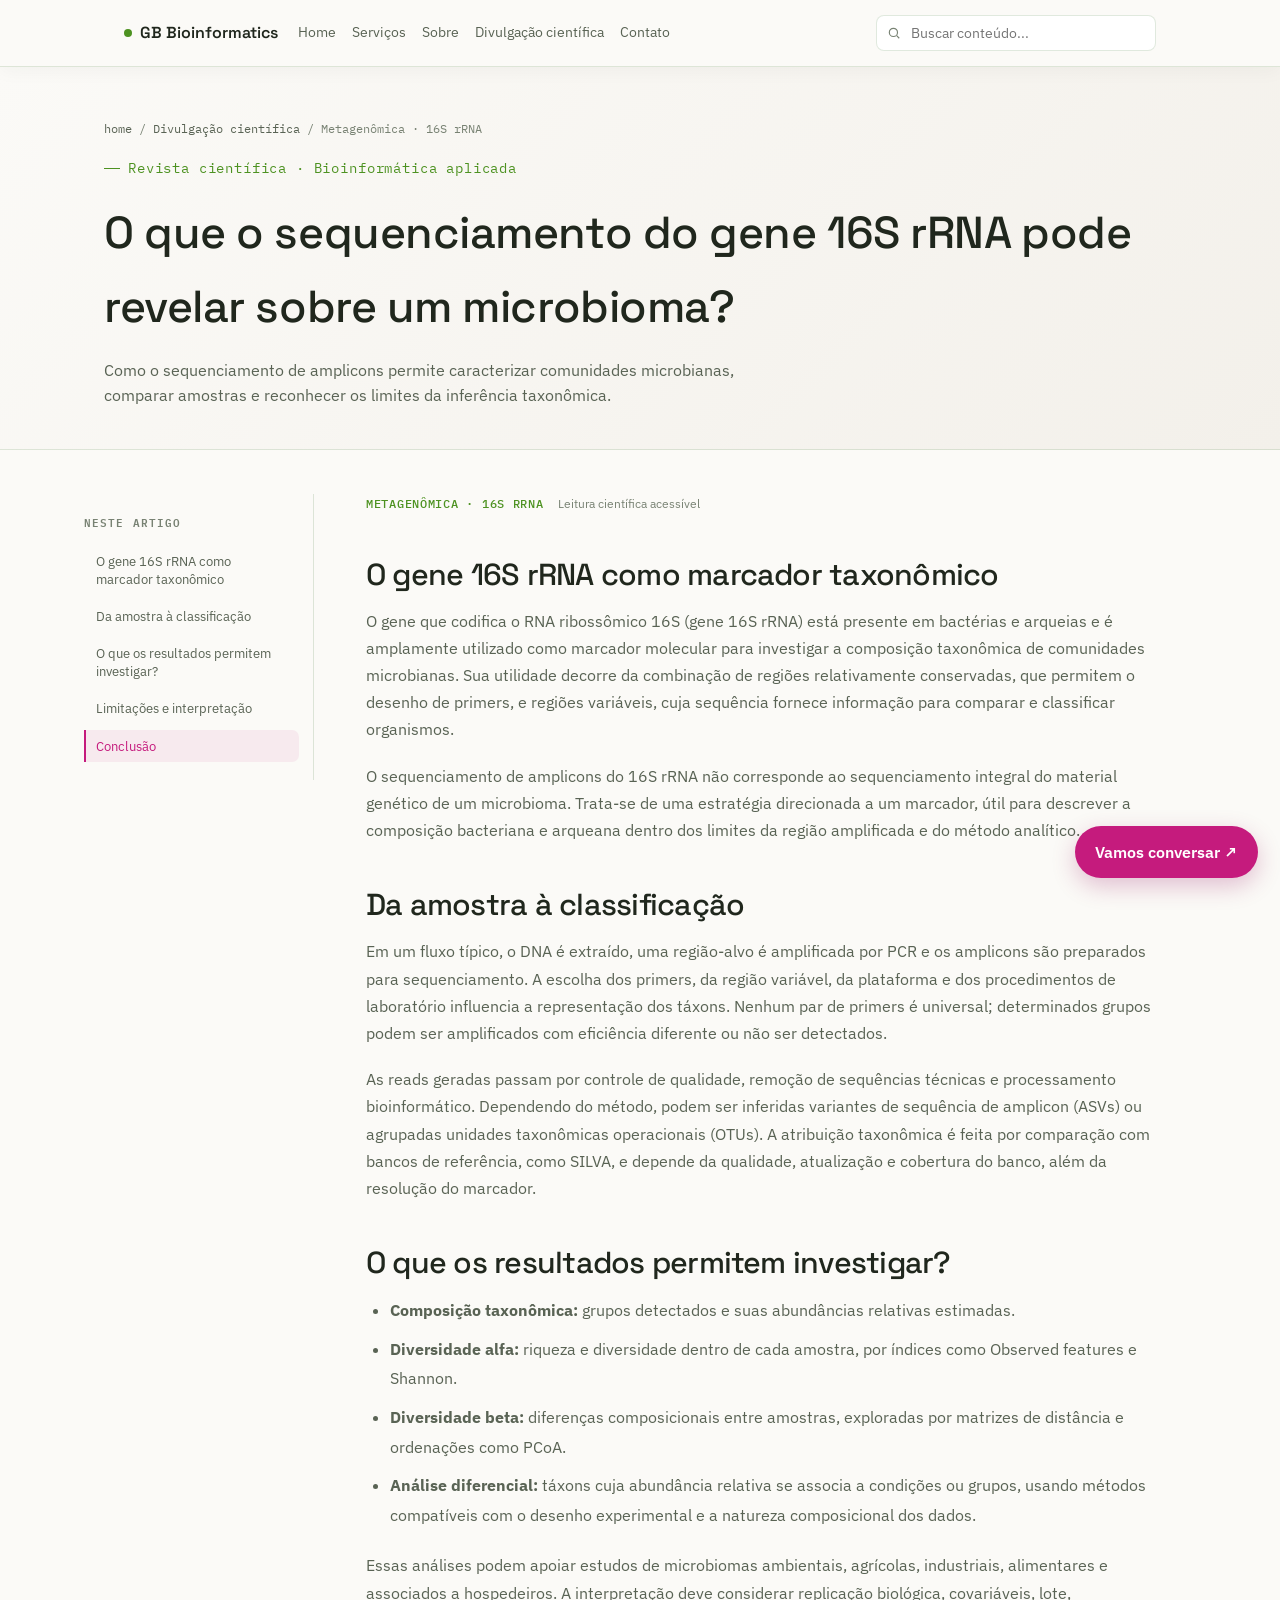
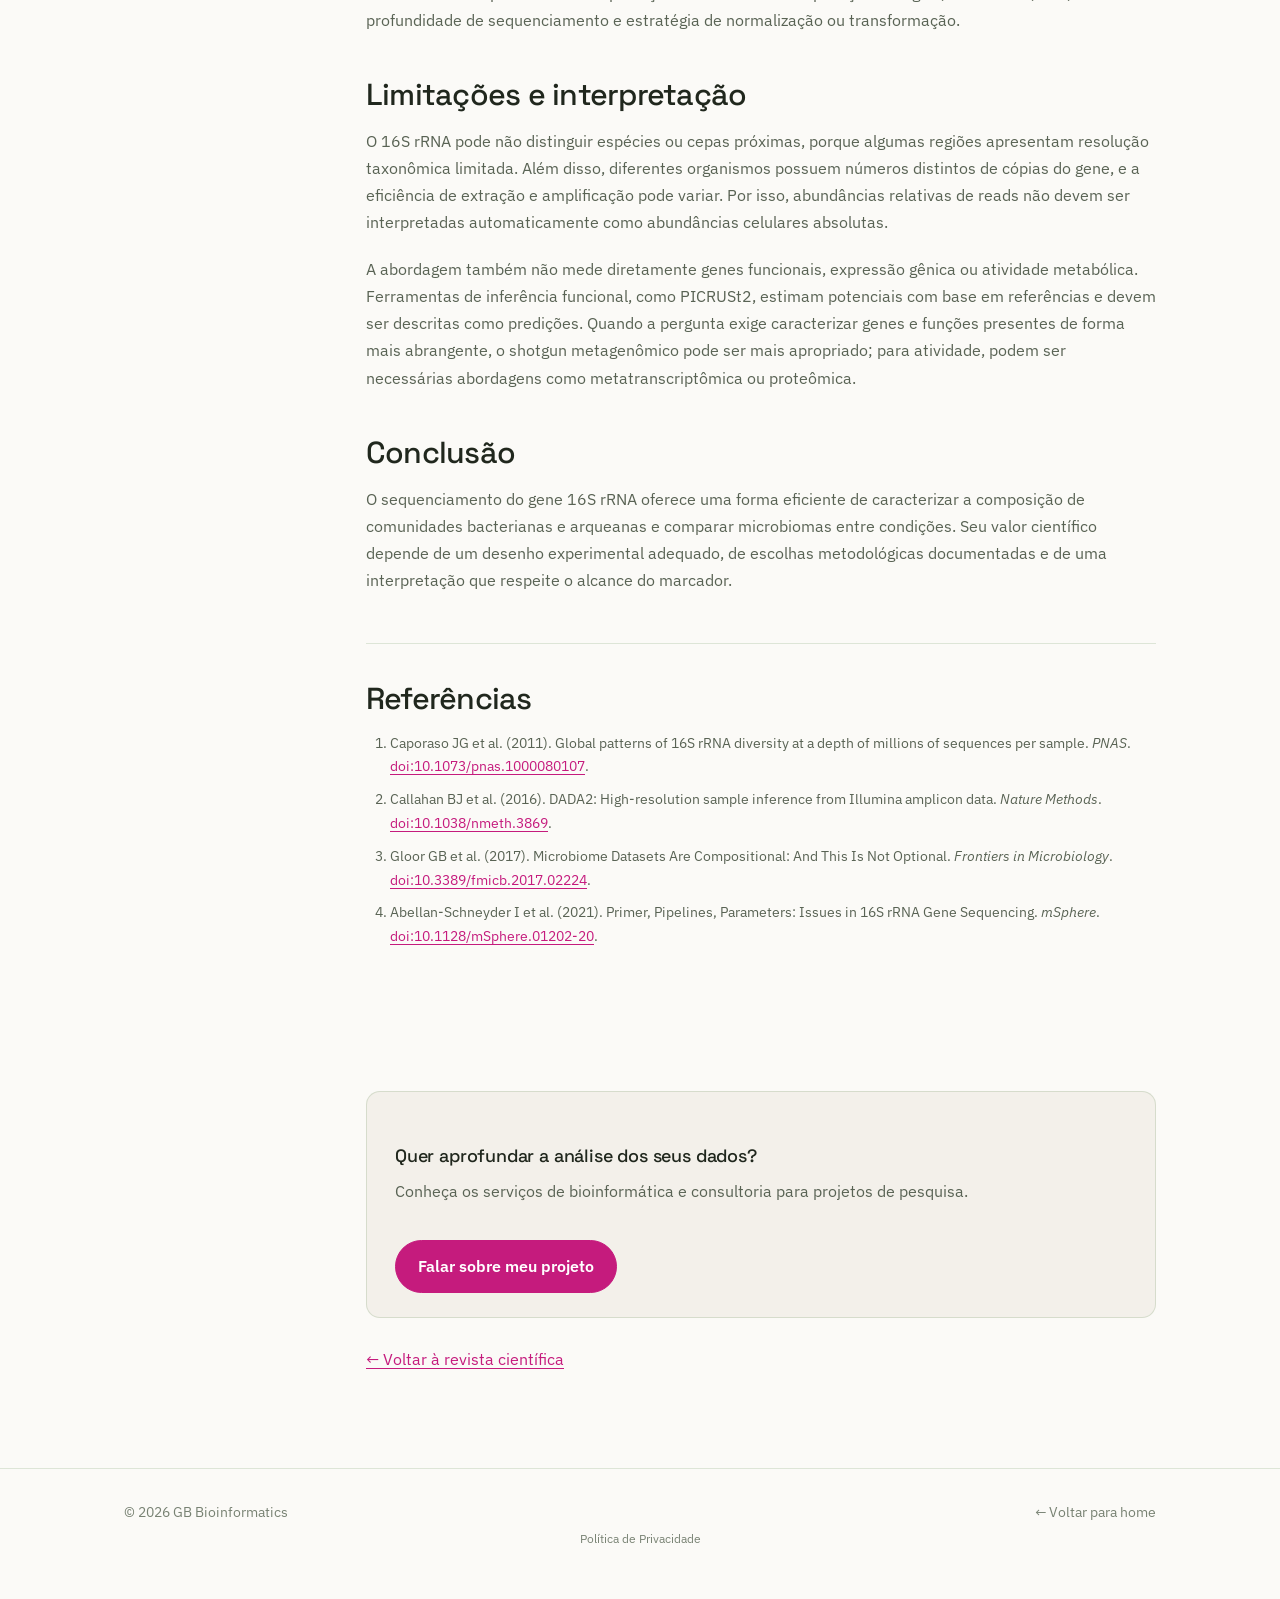
<file: artigo-metagenomica-16s.html>
<!DOCTYPE html>

<html lang="pt-BR">

  <head>

    <meta charset="UTF-8">

    <meta name="viewport" content="width=device-width, initial-scale=1.0">

    <title>O que o sequenciamento do gene 16S rRNA pode revelar sobre um microbioma? | GB Bioinformatics
    
    </title>

    <meta name="description" content="Como o sequenciamento de amplicons permite caracterizar comunidades microbianas, comparar amostras e reconhecer os limites da inferência taxonômica.">

    <link rel="stylesheet" href="style.css">

    <link rel="preconnect" href="https://fonts.googleapis.com">

    <link rel="preconnect" href="https://fonts.gstatic.com" crossorigin>

    <link href="https://fonts.googleapis.com/css2?family=Space+Grotesk:wght@400;500;600&family=IBM+Plex+Sans:wght@400;500&family=IBM+Plex+Mono:wght@400;500&display=swap" rel="stylesheet">
  </head>

  <body>

    <nav class="nav">

      <div class="nav-inner"><button class="nav-toggle" id="nav-toggle" aria-label="Abrir menu"><span></span><span></span><span></span></button><a href="index.html" class="brand"><span class="brand-dot"></span>GB Bioinformatics</a>
        
        <div class="nav-links"><a href="index.html">Home</a><a href="index.html#servicos">Serviços</a><a href="index.html#sobre">Sobre</a><a href="divulgacao-cientifica.html">Divulgação científica</a><a href="index.html#contato">Contato</a>
        </div>

        <div class="nav-search"><input type="text" id="site-search" placeholder="Buscar conteúdo..." autocomplete="off">
          
          <div class="search-results" id="search-results">
          </div>
        </div>
      </div>
    </nav>

    <header class="detail-hero editorial-hero">

      <div class="container">

        <p class="breadcrumb"><a href="index.html">home</a> / <a href="divulgacao-cientifica.html">Divulgação científica</a> / Metagenômica · 16S rRNA
        
        </p>

        <p class="eyebrow">Revista científica · Bioinformática aplicada
        
        </p>

        <h1>O que o sequenciamento do gene 16S rRNA pode revelar sobre um microbioma?
        
        </h1>

        <p class="lead">Como o sequenciamento de amplicons permite caracterizar comunidades microbianas, comparar amostras e reconhecer os limites da inferência taxonômica.
        
        </p>
      </div>
    </header>

    <section class="editorial-section">

      <div class="container editorial-layout">

        <aside class="article-toc" id="article-toc">

          <p class="toc-title">Neste artigo
          
          </p>

          <nav aria-label="Índice do artigo">
          </nav>
        </aside>

        <article class="article-content" id="article-content">

          <div class="article-meta"><span class="article-label">Metagenômica · 16S rRNA</span><span>Leitura científica acessível</span>
          </div>

          <h2 id="marcador">O gene 16S rRNA como marcador taxonômico
          
          </h2>

          <p>O gene que codifica o RNA ribossômico 16S (gene 16S rRNA) está presente em bactérias e arqueias e é amplamente utilizado como marcador molecular para investigar a composição taxonômica de comunidades microbianas. Sua utilidade decorre da combinação de regiões relativamente conservadas, que permitem o desenho de primers, e regiões variáveis, cuja sequência fornece informação para comparar e classificar organismos.
          
          </p>

          <p>O sequenciamento de amplicons do 16S rRNA não corresponde ao sequenciamento integral do material genético de um microbioma. Trata-se de uma estratégia direcionada a um marcador, útil para descrever a composição bacteriana e arqueana dentro dos limites da região amplificada e do método analítico.
          
          </p>

          <h2 id="metodo">Da amostra à classificação
          
          </h2>

          <p>Em um fluxo típico, o DNA é extraído, uma região-alvo é amplificada por PCR e os amplicons são preparados para sequenciamento. A escolha dos primers, da região variável, da plataforma e dos procedimentos de laboratório influencia a representação dos táxons. Nenhum par de primers é universal; determinados grupos podem ser amplificados com eficiência diferente ou não ser detectados.
          
          </p>

          <p>As reads geradas passam por controle de qualidade, remoção de sequências técnicas e processamento bioinformático. Dependendo do método, podem ser inferidas variantes de sequência de amplicon (ASVs) ou agrupadas unidades taxonômicas operacionais (OTUs). A atribuição taxonômica é feita por comparação com bancos de referência, como SILVA, e depende da qualidade, atualização e cobertura do banco, além da resolução do marcador.
          
          </p>

          <h2 id="resultados">O que os resultados permitem investigar?
          
          </h2>

          <ul>

            <li><strong>Composição taxonômica:</strong> grupos detectados e suas abundâncias relativas estimadas.
            
            </li>

            <li><strong>Diversidade alfa:</strong> riqueza e diversidade dentro de cada amostra, por índices como Observed features e Shannon.
            
            </li>

            <li><strong>Diversidade beta:</strong> diferenças composicionais entre amostras, exploradas por matrizes de distância e ordenações como PCoA.
            
            </li>

            <li><strong>Análise diferencial:</strong> táxons cuja abundância relativa se associa a condições ou grupos, usando métodos compatíveis com o desenho experimental e a natureza composicional dos dados.
            
            </li>
          </ul>

          <p>Essas análises podem apoiar estudos de microbiomas ambientais, agrícolas, industriais, alimentares e associados a hospedeiros. A interpretação deve considerar replicação biológica, covariáveis, lote, profundidade de sequenciamento e estratégia de normalização ou transformação.
          
          </p>

          <h2 id="limites">Limitações e interpretação
          
          </h2>

          <p>O 16S rRNA pode não distinguir espécies ou cepas próximas, porque algumas regiões apresentam resolução taxonômica limitada. Além disso, diferentes organismos possuem números distintos de cópias do gene, e a eficiência de extração e amplificação pode variar. Por isso, abundâncias relativas de reads não devem ser interpretadas automaticamente como abundâncias celulares absolutas.
          
          </p>

          <p>A abordagem também não mede diretamente genes funcionais, expressão gênica ou atividade metabólica. Ferramentas de inferência funcional, como PICRUSt2, estimam potenciais com base em referências e devem ser descritas como predições. Quando a pergunta exige caracterizar genes e funções presentes de forma mais abrangente, o shotgun metagenômico pode ser mais apropriado; para atividade, podem ser necessárias abordagens como metatranscriptômica ou proteômica.
          
          </p>

          <h2 id="conclusao">Conclusão
          
          </h2>

          <p>O sequenciamento do gene 16S rRNA oferece uma forma eficiente de caracterizar a composição de comunidades bacterianas e arqueanas e comparar microbiomas entre condições. Seu valor científico depende de um desenho experimental adequado, de escolhas metodológicas documentadas e de uma interpretação que respeite o alcance do marcador.
          
          </p>

          <section class="references" id="referencias">

            <h2>Referências
            
            </h2>

            <ol>

              <li>Caporaso JG et al. (2011). Global patterns of 16S rRNA diversity at a depth of millions of sequences per sample. <em>PNAS</em>. <a href="https://doi.org/10.1073/pnas.1000080107" target="_blank" rel="noopener">doi:10.1073/pnas.1000080107</a>.
              
              </li>

              <li>Callahan BJ et al. (2016). DADA2: High-resolution sample inference from Illumina amplicon data. <em>Nature Methods</em>. <a href="https://doi.org/10.1038/nmeth.3869" target="_blank" rel="noopener">doi:10.1038/nmeth.3869</a>.
              
              </li>

              <li>Gloor GB et al. (2017). Microbiome Datasets Are Compositional: And This Is Not Optional. <em>Frontiers in Microbiology</em>. <a href="https://doi.org/10.3389/fmicb.2017.02224" target="_blank" rel="noopener">doi:10.3389/fmicb.2017.02224</a>.
              
              </li>

              <li>Abellan-Schneyder I et al. (2021). Primer, Pipelines, Parameters: Issues in 16S rRNA Gene Sequencing. <em>mSphere</em>. <a href="https://doi.org/10.1128/mSphere.01202-20" target="_blank" rel="noopener">doi:10.1128/mSphere.01202-20</a>.
              
              </li>
            </ol>
          </section>

          <div class="back-cta article-cta">

            <div>

              <h3>Quer aprofundar a análise dos seus dados?
              
              </h3>

              <p>Conheça os serviços de bioinformática e consultoria para projetos de pesquisa.
              
              </p>
            </div><a href="index.html#contato" class="btn btn-primary">Falar sobre meu projeto</a>
          </div>

          <p class="article-back"><a href="divulgacao-cientifica.html">← Voltar à revista científica</a>
          </p>
        </article>
      </div>
    </section><a class="floating-contact" href="index.html#contato">Vamos conversar ↗</a>
    
    <footer>

      <div class="container footer-inner"><span>© 2026 GB Bioinformatics</span><a href="index.html">← Voltar para home</a>
      </div>

      <div class="container" style="padding-bottom:16px;text-align:center"><a href="politica-de-privacidade.html" style="font-size:12px;color:var(--text-tertiary)">Política de Privacidade</a>
      </div>
    </footer><script src="script.js">
    
    </script>

    <!-- Cloudflare Web Analytics --><script type='module' src='https://static.cloudflareinsights.com/beacon.min.js' data-cf-beacon='{"token": "6b4488f28a99471791528139cd4b5e89"}'>
    
    </script>

    <!-- End Cloudflare Web Analytics -->
  </body>
</html>
</file>
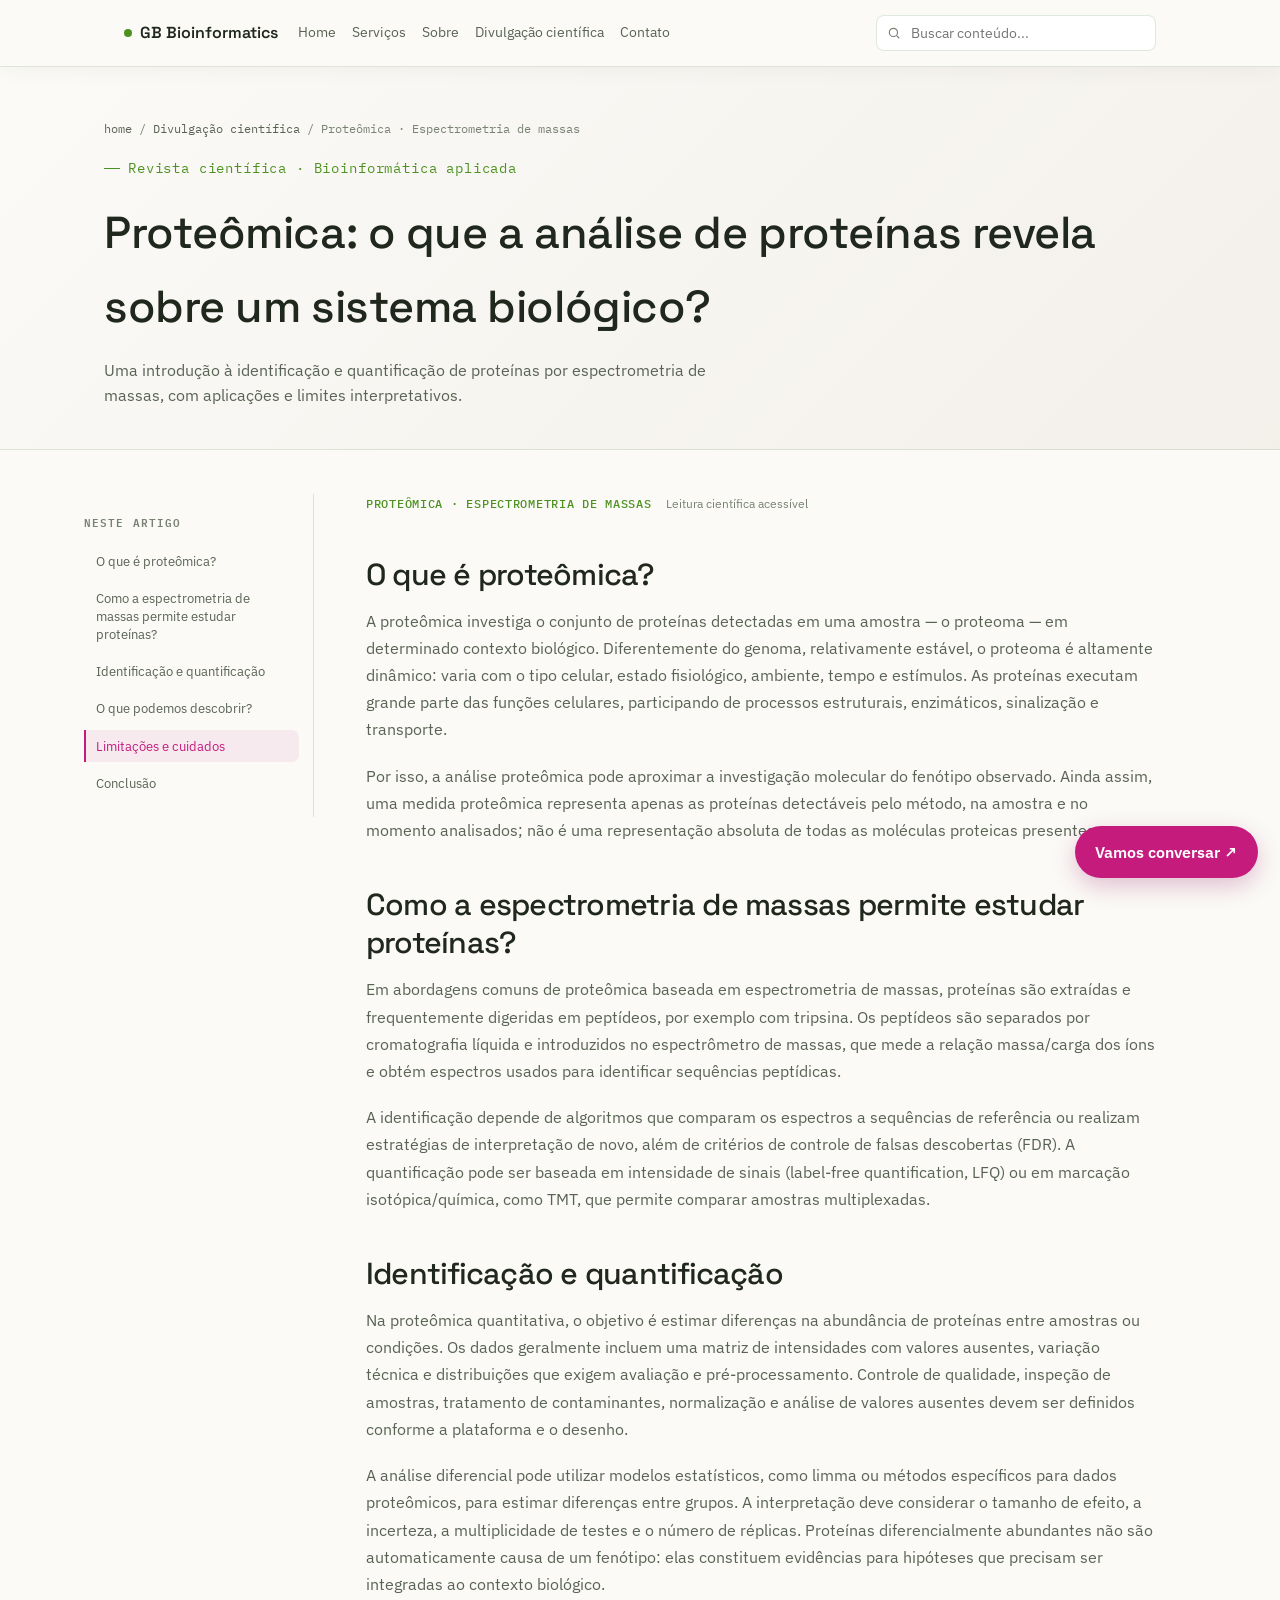
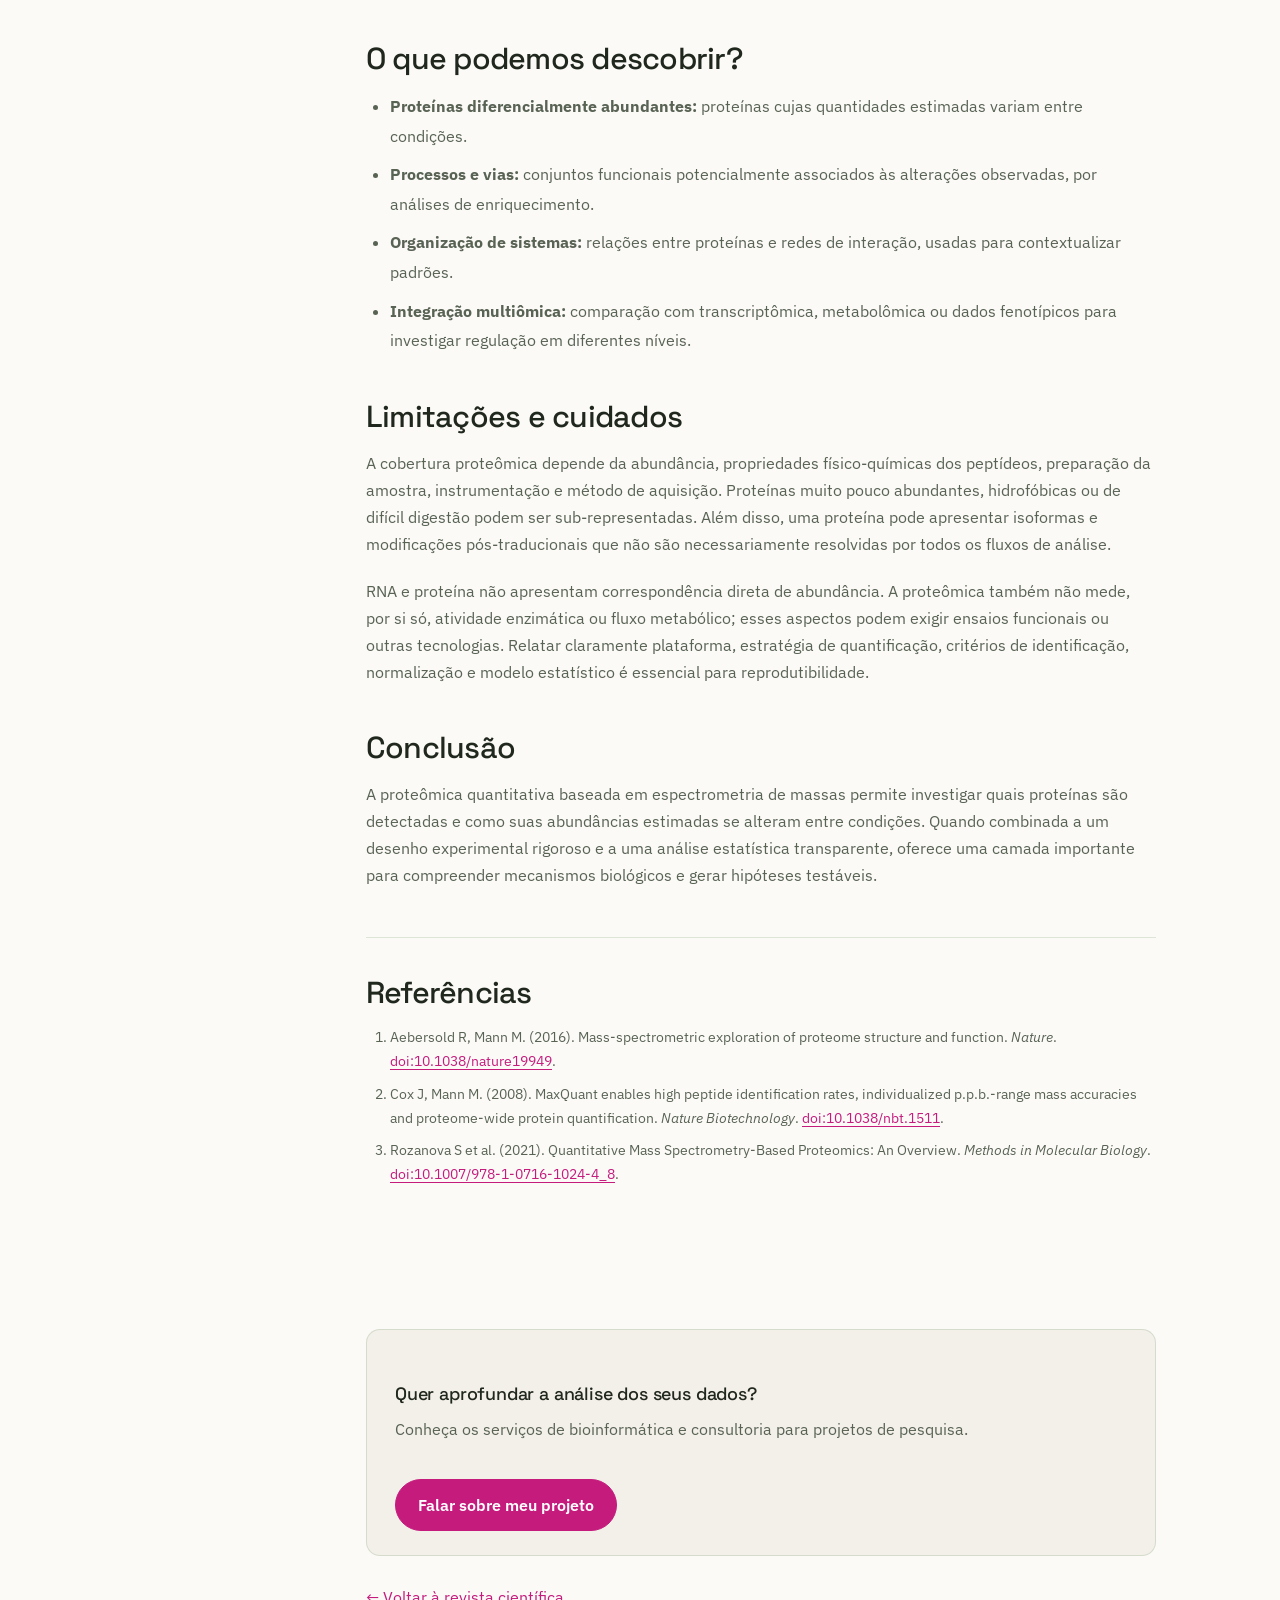
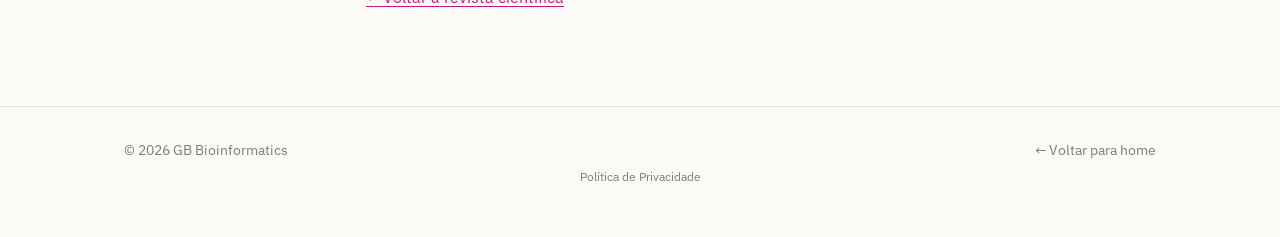
<file: artigo-proteomica.html>
<!DOCTYPE html>

<html lang="pt-BR">

  <head>

    <meta charset="UTF-8">

    <meta name="viewport" content="width=device-width, initial-scale=1.0">

    <title>Proteômica: o que a análise de proteínas revela sobre um sistema biológico? | GB Bioinformatics
    
    </title>

    <meta name="description" content="Uma introdução à identificação e quantificação de proteínas por espectrometria de massas, com aplicações e limites interpretativos.">

    <link rel="stylesheet" href="style.css">

    <link rel="preconnect" href="https://fonts.googleapis.com">

    <link rel="preconnect" href="https://fonts.gstatic.com" crossorigin>

    <link href="https://fonts.googleapis.com/css2?family=Space+Grotesk:wght@400;500;600&family=IBM+Plex+Sans:wght@400;500&family=IBM+Plex+Mono:wght@400;500&display=swap" rel="stylesheet">
  </head>

  <body>

    <nav class="nav">

      <div class="nav-inner"><button class="nav-toggle" id="nav-toggle" aria-label="Abrir menu"><span></span><span></span><span></span></button><a href="index.html" class="brand"><span class="brand-dot"></span>GB Bioinformatics</a>
        
        <div class="nav-links"><a href="index.html">Home</a><a href="index.html#servicos">Serviços</a><a href="index.html#sobre">Sobre</a><a href="divulgacao-cientifica.html">Divulgação científica</a><a href="index.html#contato">Contato</a>
        </div>

        <div class="nav-search"><input type="text" id="site-search" placeholder="Buscar conteúdo..." autocomplete="off">
          
          <div class="search-results" id="search-results">
          </div>
        </div>
      </div>
    </nav>

    <header class="detail-hero editorial-hero">

      <div class="container">

        <p class="breadcrumb"><a href="index.html">home</a> / <a href="divulgacao-cientifica.html">Divulgação científica</a> / Proteômica · Espectrometria de massas
        
        </p>

        <p class="eyebrow">Revista científica · Bioinformática aplicada
        
        </p>

        <h1>Proteômica: o que a análise de proteínas revela sobre um sistema biológico?
        
        </h1>

        <p class="lead">Uma introdução à identificação e quantificação de proteínas por espectrometria de massas, com aplicações e limites interpretativos.
        
        </p>
      </div>
    </header>

    <section class="editorial-section">

      <div class="container editorial-layout">

        <aside class="article-toc" id="article-toc">

          <p class="toc-title">Neste artigo
          
          </p>

          <nav aria-label="Índice do artigo">
          </nav>
        </aside>

        <article class="article-content" id="article-content">

          <div class="article-meta"><span class="article-label">Proteômica · Espectrometria de massas</span><span>Leitura científica acessível</span>
          </div>

          <h2 id="proteoma">O que é proteômica?
          
          </h2>

          <p>A proteômica investiga o conjunto de proteínas detectadas em uma amostra — o proteoma — em determinado contexto biológico. Diferentemente do genoma, relativamente estável, o proteoma é altamente dinâmico: varia com o tipo celular, estado fisiológico, ambiente, tempo e estímulos. As proteínas executam grande parte das funções celulares, participando de processos estruturais, enzimáticos, sinalização e transporte.
          
          </p>

          <p>Por isso, a análise proteômica pode aproximar a investigação molecular do fenótipo observado. Ainda assim, uma medida proteômica representa apenas as proteínas detectáveis pelo método, na amostra e no momento analisados; não é uma representação absoluta de todas as moléculas proteicas presentes.
          
          </p>

          <h2 id="espectrometria">Como a espectrometria de massas permite estudar proteínas?
          
          </h2>

          <p>Em abordagens comuns de proteômica baseada em espectrometria de massas, proteínas são extraídas e frequentemente digeridas em peptídeos, por exemplo com tripsina. Os peptídeos são separados por cromatografia líquida e introduzidos no espectrômetro de massas, que mede a relação massa/carga dos íons e obtém espectros usados para identificar sequências peptídicas.
          
          </p>

          <p>A identificação depende de algoritmos que comparam os espectros a sequências de referência ou realizam estratégias de interpretação de novo, além de critérios de controle de falsas descobertas (FDR). A quantificação pode ser baseada em intensidade de sinais (label-free quantification, LFQ) ou em marcação isotópica/química, como TMT, que permite comparar amostras multiplexadas.
          
          </p>

          <h2 id="quantificacao">Identificação e quantificação
          
          </h2>

          <p>Na proteômica quantitativa, o objetivo é estimar diferenças na abundância de proteínas entre amostras ou condições. Os dados geralmente incluem uma matriz de intensidades com valores ausentes, variação técnica e distribuições que exigem avaliação e pré-processamento. Controle de qualidade, inspeção de amostras, tratamento de contaminantes, normalização e análise de valores ausentes devem ser definidos conforme a plataforma e o desenho.
          
          </p>

          <p>A análise diferencial pode utilizar modelos estatísticos, como limma ou métodos específicos para dados proteômicos, para estimar diferenças entre grupos. A interpretação deve considerar o tamanho de efeito, a incerteza, a multiplicidade de testes e o número de réplicas. Proteínas diferencialmente abundantes não são automaticamente causa de um fenótipo: elas constituem evidências para hipóteses que precisam ser integradas ao contexto biológico.
          
          </p>

          <h2 id="funcional">O que podemos descobrir?
          
          </h2>

          <ul>

            <li><strong>Proteínas diferencialmente abundantes:</strong> proteínas cujas quantidades estimadas variam entre condições.
            
            </li>

            <li><strong>Processos e vias:</strong> conjuntos funcionais potencialmente associados às alterações observadas, por análises de enriquecimento.
            
            </li>

            <li><strong>Organização de sistemas:</strong> relações entre proteínas e redes de interação, usadas para contextualizar padrões.
            
            </li>

            <li><strong>Integração multiômica:</strong> comparação com transcriptômica, metabolômica ou dados fenotípicos para investigar regulação em diferentes níveis.
            
            </li>
          </ul>

          <h2 id="limites">Limitações e cuidados
          
          </h2>

          <p>A cobertura proteômica depende da abundância, propriedades físico-químicas dos peptídeos, preparação da amostra, instrumentação e método de aquisição. Proteínas muito pouco abundantes, hidrofóbicas ou de difícil digestão podem ser sub-representadas. Além disso, uma proteína pode apresentar isoformas e modificações pós-traducionais que não são necessariamente resolvidas por todos os fluxos de análise.
          
          </p>

          <p>RNA e proteína não apresentam correspondência direta de abundância. A proteômica também não mede, por si só, atividade enzimática ou fluxo metabólico; esses aspectos podem exigir ensaios funcionais ou outras tecnologias. Relatar claramente plataforma, estratégia de quantificação, critérios de identificação, normalização e modelo estatístico é essencial para reprodutibilidade.
          
          </p>

          <h2 id="conclusao">Conclusão
          
          </h2>

          <p>A proteômica quantitativa baseada em espectrometria de massas permite investigar quais proteínas são detectadas e como suas abundâncias estimadas se alteram entre condições. Quando combinada a um desenho experimental rigoroso e a uma análise estatística transparente, oferece uma camada importante para compreender mecanismos biológicos e gerar hipóteses testáveis.
          
          </p>

          <section class="references" id="referencias">

            <h2>Referências
            
            </h2>

            <ol>

              <li>Aebersold R, Mann M. (2016). Mass-spectrometric exploration of proteome structure and function. <em>Nature</em>. <a href="https://doi.org/10.1038/nature19949" target="_blank" rel="noopener">doi:10.1038/nature19949</a>.
              
              </li>

              <li>Cox J, Mann M. (2008). MaxQuant enables high peptide identification rates, individualized p.p.b.-range mass accuracies and proteome-wide protein quantification. <em>Nature Biotechnology</em>. <a href="https://doi.org/10.1038/nbt.1511" target="_blank" rel="noopener">doi:10.1038/nbt.1511</a>.
              
              </li>

              <li>Rozanova S et al. (2021). Quantitative Mass Spectrometry-Based Proteomics: An Overview. <em>Methods in Molecular Biology</em>. <a href="https://doi.org/10.1007/978-1-0716-1024-4_8" target="_blank" rel="noopener">doi:10.1007/978-1-0716-1024-4_8</a>.
              
              </li>
            </ol>
          </section>

          <div class="back-cta article-cta">

            <div>

              <h3>Quer aprofundar a análise dos seus dados?
              
              </h3>

              <p>Conheça os serviços de bioinformática e consultoria para projetos de pesquisa.
              
              </p>
            </div><a href="index.html#contato" class="btn btn-primary">Falar sobre meu projeto</a>
          </div>

          <p class="article-back"><a href="divulgacao-cientifica.html">← Voltar à revista científica</a>
          </p>
        </article>
      </div>
    </section><a class="floating-contact" href="index.html#contato">Vamos conversar ↗</a>
    
    <footer>

      <div class="container footer-inner"><span>© 2026 GB Bioinformatics</span><a href="index.html">← Voltar para home</a>
      </div>

      <div class="container" style="padding-bottom:16px;text-align:center"><a href="politica-de-privacidade.html" style="font-size:12px;color:var(--text-tertiary)">Política de Privacidade</a>
      </div>
    </footer><script src="script.js">
    
    </script>

    <!-- Cloudflare Web Analytics --><script type='module' src='https://static.cloudflareinsights.com/beacon.min.js' data-cf-beacon='{"token": "6b4488f28a99471791528139cd4b5e89"}'>
    
    </script>

    <!-- End Cloudflare Web Analytics -->
  </body>
</html>
</file>
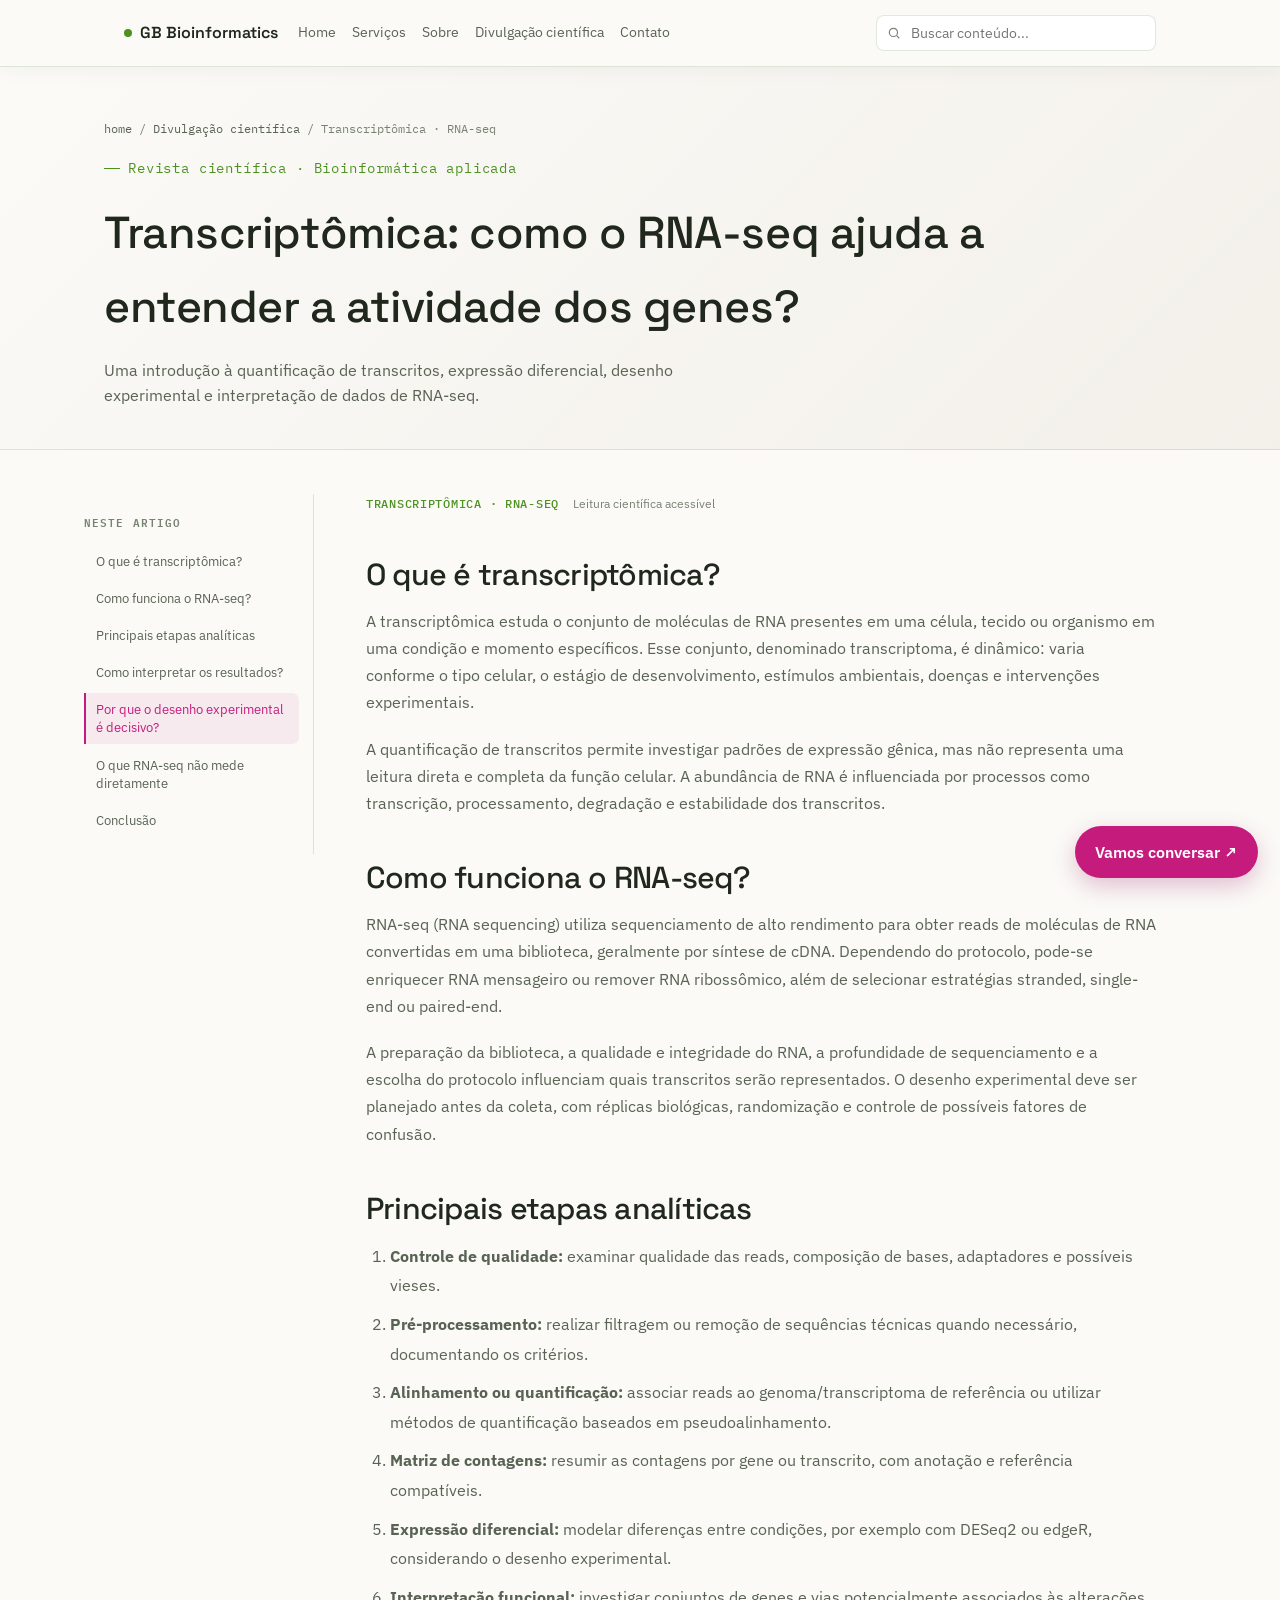
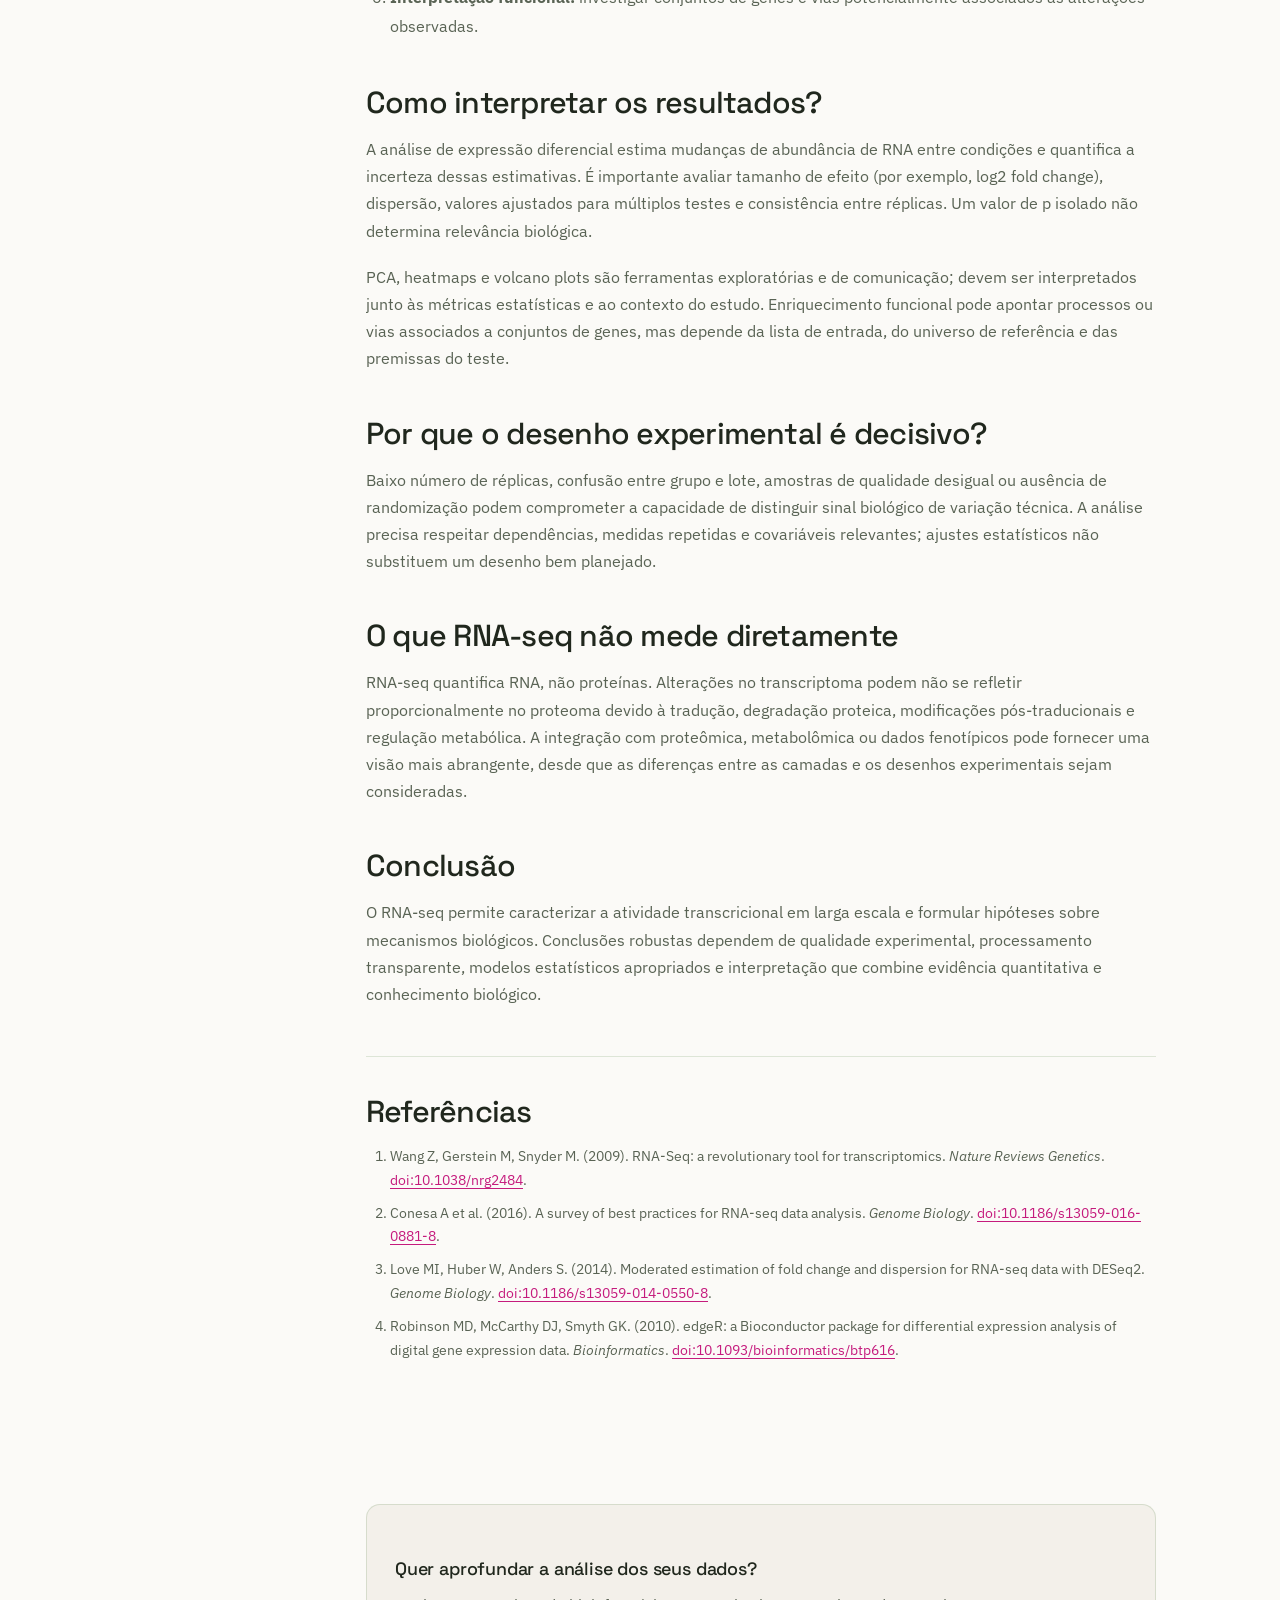
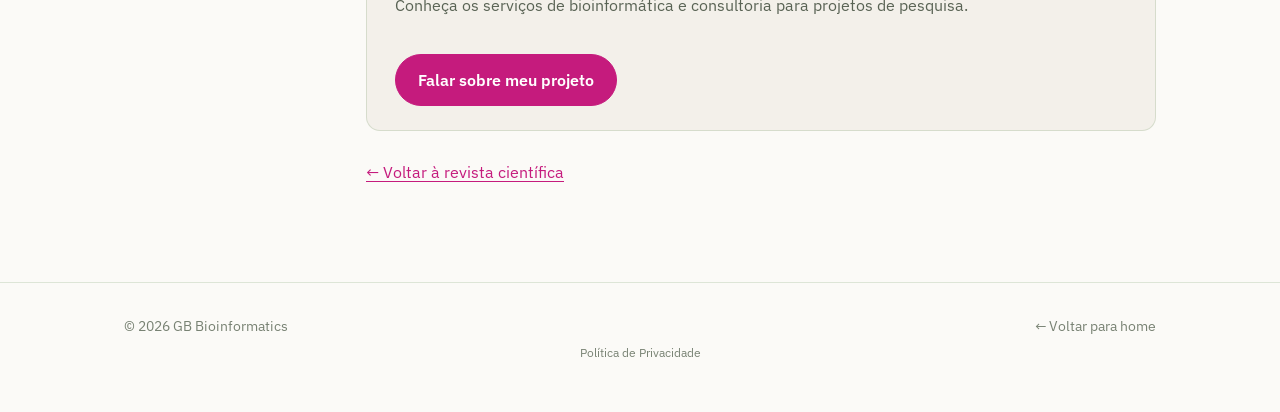
<file: artigo-transcriptomica-rnaseq.html>
<!DOCTYPE html>

<html lang="pt-BR">

  <head>

    <meta charset="UTF-8">

    <meta name="viewport" content="width=device-width, initial-scale=1.0">

    <title>Transcriptômica: como o RNA-seq ajuda a entender a atividade dos genes? | GB Bioinformatics
    
    </title>

    <meta name="description" content="Uma introdução à quantificação de transcritos, expressão diferencial, desenho experimental e interpretação de dados de RNA-seq.">

    <link rel="stylesheet" href="style.css">

    <link rel="preconnect" href="https://fonts.googleapis.com">

    <link rel="preconnect" href="https://fonts.gstatic.com" crossorigin>

    <link href="https://fonts.googleapis.com/css2?family=Space+Grotesk:wght@400;500;600&family=IBM+Plex+Sans:wght@400;500&family=IBM+Plex+Mono:wght@400;500&display=swap" rel="stylesheet">
  </head>

  <body>

    <nav class="nav">

      <div class="nav-inner"><button class="nav-toggle" id="nav-toggle" aria-label="Abrir menu"><span></span><span></span><span></span></button><a href="index.html" class="brand"><span class="brand-dot"></span>GB Bioinformatics</a>
        
        <div class="nav-links"><a href="index.html">Home</a><a href="index.html#servicos">Serviços</a><a href="index.html#sobre">Sobre</a><a href="divulgacao-cientifica.html">Divulgação científica</a><a href="index.html#contato">Contato</a>
        </div>

        <div class="nav-search"><input type="text" id="site-search" placeholder="Buscar conteúdo..." autocomplete="off">
          
          <div class="search-results" id="search-results">
          </div>
        </div>
      </div>
    </nav>

    <header class="detail-hero editorial-hero">

      <div class="container">

        <p class="breadcrumb"><a href="index.html">home</a> / <a href="divulgacao-cientifica.html">Divulgação científica</a> / Transcriptômica · RNA-seq
        
        </p>

        <p class="eyebrow">Revista científica · Bioinformática aplicada
        
        </p>

        <h1>Transcriptômica: como o RNA-seq ajuda a entender a atividade dos genes?
        
        </h1>

        <p class="lead">Uma introdução à quantificação de transcritos, expressão diferencial, desenho experimental e interpretação de dados de RNA-seq.
        
        </p>
      </div>
    </header>

    <section class="editorial-section">

      <div class="container editorial-layout">

        <aside class="article-toc" id="article-toc">

          <p class="toc-title">Neste artigo
          
          </p>

          <nav aria-label="Índice do artigo">
          </nav>
        </aside>

        <article class="article-content" id="article-content">

          <div class="article-meta"><span class="article-label">Transcriptômica · RNA-seq</span><span>Leitura científica acessível</span>
          </div>

          <h2 id="transcriptoma">O que é transcriptômica?
          
          </h2>

          <p>A transcriptômica estuda o conjunto de moléculas de RNA presentes em uma célula, tecido ou organismo em uma condição e momento específicos. Esse conjunto, denominado transcriptoma, é dinâmico: varia conforme o tipo celular, o estágio de desenvolvimento, estímulos ambientais, doenças e intervenções experimentais.
          
          </p>

          <p>A quantificação de transcritos permite investigar padrões de expressão gênica, mas não representa uma leitura direta e completa da função celular. A abundância de RNA é influenciada por processos como transcrição, processamento, degradação e estabilidade dos transcritos.
          
          </p>

          <h2 id="rnaseq">Como funciona o RNA-seq?
          
          </h2>

          <p>RNA-seq (RNA sequencing) utiliza sequenciamento de alto rendimento para obter reads de moléculas de RNA convertidas em uma biblioteca, geralmente por síntese de cDNA. Dependendo do protocolo, pode-se enriquecer RNA mensageiro ou remover RNA ribossômico, além de selecionar estratégias stranded, single-end ou paired-end.
          
          </p>

          <p>A preparação da biblioteca, a qualidade e integridade do RNA, a profundidade de sequenciamento e a escolha do protocolo influenciam quais transcritos serão representados. O desenho experimental deve ser planejado antes da coleta, com réplicas biológicas, randomização e controle de possíveis fatores de confusão.
          
          </p>

          <h2 id="pipeline">Principais etapas analíticas
          
          </h2>

          <ol>

            <li><strong>Controle de qualidade:</strong> examinar qualidade das reads, composição de bases, adaptadores e possíveis vieses.
            
            </li>

            <li><strong>Pré-processamento:</strong> realizar filtragem ou remoção de sequências técnicas quando necessário, documentando os critérios.
            
            </li>

            <li><strong>Alinhamento ou quantificação:</strong> associar reads ao genoma/transcriptoma de referência ou utilizar métodos de quantificação baseados em pseudoalinhamento.
            
            </li>

            <li><strong>Matriz de contagens:</strong> resumir as contagens por gene ou transcrito, com anotação e referência compatíveis.
            
            </li>

            <li><strong>Expressão diferencial:</strong> modelar diferenças entre condições, por exemplo com DESeq2 ou edgeR, considerando o desenho experimental.
            
            </li>

            <li><strong>Interpretação funcional:</strong> investigar conjuntos de genes e vias potencialmente associados às alterações observadas.
            
            </li>
          </ol>

          <h2 id="resultados">Como interpretar os resultados?
          
          </h2>

          <p>A análise de expressão diferencial estima mudanças de abundância de RNA entre condições e quantifica a incerteza dessas estimativas. É importante avaliar tamanho de efeito (por exemplo, log2 fold change), dispersão, valores ajustados para múltiplos testes e consistência entre réplicas. Um valor de p isolado não determina relevância biológica.
          
          </p>

          <p>PCA, heatmaps e volcano plots são ferramentas exploratórias e de comunicação; devem ser interpretados junto às métricas estatísticas e ao contexto do estudo. Enriquecimento funcional pode apontar processos ou vias associados a conjuntos de genes, mas depende da lista de entrada, do universo de referência e das premissas do teste.
          
          </p>

          <h2 id="desenho">Por que o desenho experimental é decisivo?
          
          </h2>

          <p>Baixo número de réplicas, confusão entre grupo e lote, amostras de qualidade desigual ou ausência de randomização podem comprometer a capacidade de distinguir sinal biológico de variação técnica. A análise precisa respeitar dependências, medidas repetidas e covariáveis relevantes; ajustes estatísticos não substituem um desenho bem planejado.
          
          </p>

          <h2 id="limites">O que RNA-seq não mede diretamente
          
          </h2>

          <p>RNA-seq quantifica RNA, não proteínas. Alterações no transcriptoma podem não se refletir proporcionalmente no proteoma devido à tradução, degradação proteica, modificações pós-traducionais e regulação metabólica. A integração com proteômica, metabolômica ou dados fenotípicos pode fornecer uma visão mais abrangente, desde que as diferenças entre as camadas e os desenhos experimentais sejam consideradas.
          
          </p>

          <h2 id="conclusao">Conclusão
          
          </h2>

          <p>O RNA-seq permite caracterizar a atividade transcricional em larga escala e formular hipóteses sobre mecanismos biológicos. Conclusões robustas dependem de qualidade experimental, processamento transparente, modelos estatísticos apropriados e interpretação que combine evidência quantitativa e conhecimento biológico.
          
          </p>

          <section class="references" id="referencias">

            <h2>Referências
            
            </h2>

            <ol>

              <li>Wang Z, Gerstein M, Snyder M. (2009). RNA-Seq: a revolutionary tool for transcriptomics. <em>Nature Reviews Genetics</em>. <a href="https://doi.org/10.1038/nrg2484" target="_blank" rel="noopener">doi:10.1038/nrg2484</a>.
              
              </li>

              <li>Conesa A et al. (2016). A survey of best practices for RNA-seq data analysis. <em>Genome Biology</em>. <a href="https://doi.org/10.1186/s13059-016-0881-8" target="_blank" rel="noopener">doi:10.1186/s13059-016-0881-8</a>.
              
              </li>

              <li>Love MI, Huber W, Anders S. (2014). Moderated estimation of fold change and dispersion for RNA-seq data with DESeq2. <em>Genome Biology</em>. <a href="https://doi.org/10.1186/s13059-014-0550-8" target="_blank" rel="noopener">doi:10.1186/s13059-014-0550-8</a>.
              
              </li>

              <li>Robinson MD, McCarthy DJ, Smyth GK. (2010). edgeR: a Bioconductor package for differential expression analysis of digital gene expression data. <em>Bioinformatics</em>. <a href="https://doi.org/10.1093/bioinformatics/btp616" target="_blank" rel="noopener">doi:10.1093/bioinformatics/btp616</a>.
              
              </li>
            </ol>
          </section>

          <div class="back-cta article-cta">

            <div>

              <h3>Quer aprofundar a análise dos seus dados?
              
              </h3>

              <p>Conheça os serviços de bioinformática e consultoria para projetos de pesquisa.
              
              </p>
            </div><a href="index.html#contato" class="btn btn-primary">Falar sobre meu projeto</a>
          </div>

          <p class="article-back"><a href="divulgacao-cientifica.html">← Voltar à revista científica</a>
          </p>
        </article>
      </div>
    </section><a class="floating-contact" href="index.html#contato">Vamos conversar ↗</a>
    
    <footer>

      <div class="container footer-inner"><span>© 2026 GB Bioinformatics</span><a href="index.html">← Voltar para home</a>
      </div>

      <div class="container" style="padding-bottom:16px;text-align:center"><a href="politica-de-privacidade.html" style="font-size:12px;color:var(--text-tertiary)">Política de Privacidade</a>
      </div>
    </footer><script src="script.js">
    
    </script>

    <!-- Cloudflare Web Analytics --><script type='module' src='https://static.cloudflareinsights.com/beacon.min.js' data-cf-beacon='{"token": "6b4488f28a99471791528139cd4b5e89"}'>
    
    </script>

    <!-- End Cloudflare Web Analytics -->
  </body>
</html>
</file>
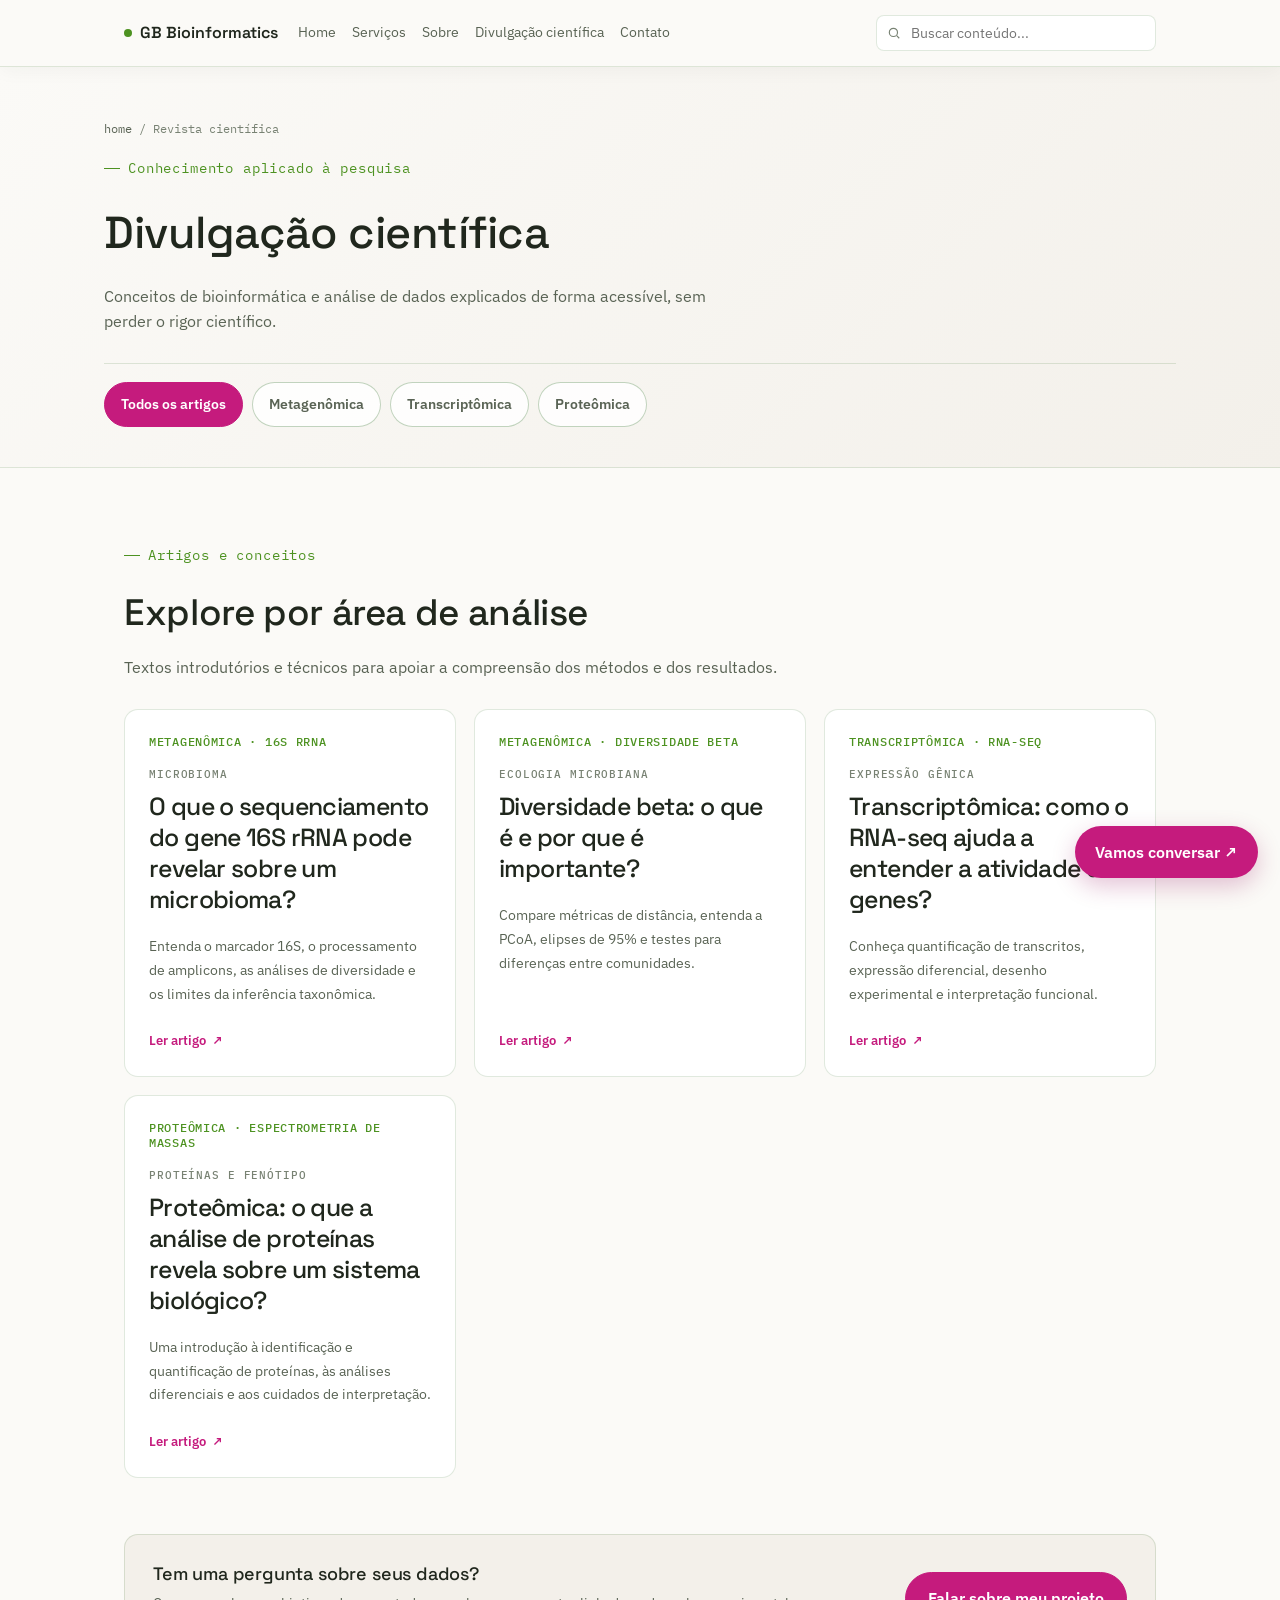
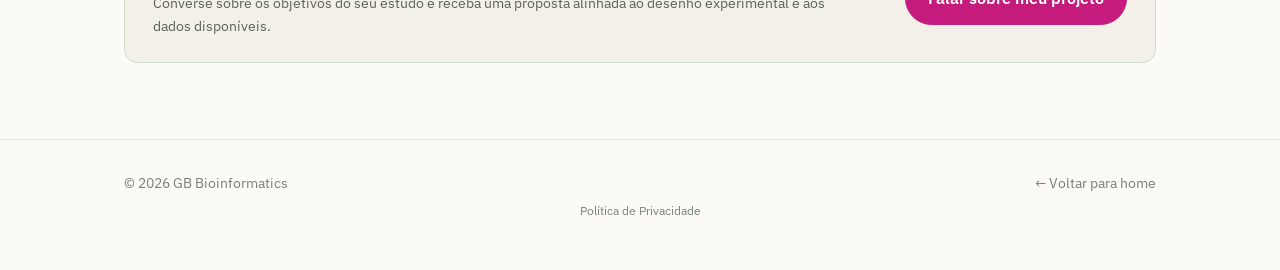
<file: divulgacao-cientifica.html>
<!DOCTYPE html>

<html lang="pt-BR">

  <head>

    <meta charset="UTF-8">

    <meta name="viewport" content="width=device-width, initial-scale=1.0">

    <title>Divulgação científica | GB Bioinformatics
    
    </title>

    <meta name="description" content="Revista de divulgação científica sobre metagenômica, transcriptômica, proteômica e bioinformática.">

    <link rel="stylesheet" href="style.css">

    <link rel="preconnect" href="https://fonts.googleapis.com">

    <link rel="preconnect" href="https://fonts.gstatic.com" crossorigin>

    <link href="https://fonts.googleapis.com/css2?family=Space+Grotesk:wght@400;500;600&family=IBM+Plex+Sans:wght@400;500&family=IBM+Plex+Mono:wght@400;500&display=swap" rel="stylesheet">
  </head>

  <body>

    <nav class="nav">

      <div class="nav-inner"><button class="nav-toggle" id="nav-toggle" aria-label="Abrir menu"><span></span><span></span><span></span></button><a href="index.html" class="brand"><span class="brand-dot"></span>GB Bioinformatics</a>
        
        <div class="nav-links"><a href="index.html">Home</a><a href="index.html#servicos">Serviços</a><a href="index.html#sobre">Sobre</a><a href="divulgacao-cientifica.html">Divulgação científica</a><a href="index.html#contato">Contato</a>
        </div>

        <div class="nav-search"><input type="text" id="site-search" placeholder="Buscar conteúdo..." autocomplete="off">
          
          <div class="search-results" id="search-results">
          </div>
        </div>
      </div>
    </nav>

    <header class="detail-hero editorial-hero">

      <div class="container">

        <p class="breadcrumb"><a href="index.html">home</a> / Revista científica
        
        </p>

        <p class="eyebrow">Conhecimento aplicado à pesquisa
        
        </p>

        <h1>Divulgação científica
        
        </h1>

        <p class="lead">Conceitos de bioinformática e análise de dados explicados de forma acessível, sem perder o rigor científico.
        
        </p>

        <div class="editorial-categories" role="navigation" aria-label="Filtrar artigos por tema"><a href="#artigos" class="category-tab active" data-filter="all" aria-pressed="true">Todos os artigos</a><a href="#artigos" class="category-tab" data-filter="metagenomica" aria-pressed="false">Metagenômica</a><a href="#artigos" class="category-tab" data-filter="transcriptomica" aria-pressed="false">Transcriptômica</a><a href="#artigos" class="category-tab" data-filter="proteomica" aria-pressed="false">Proteômica</a>
        </div>
      </div>
    </header>

    <section id="artigos">

      <div class="container">

        <div class="editorial-section-heading">

          <p class="eyebrow">Artigos e conceitos
          
          </p>

          <h2>Explore por área de análise
          
          </h2>

          <p>Textos introdutórios e técnicos para apoiar a compreensão dos métodos e dos resultados.
          
          </p>
        </div>

        <div class="article-grid editorial-cards">

          <article class="article-card editorial-card" data-category="metagenomica"><span class="article-label">Metagenômica · 16S rRNA</span>
            
            <p class="editorial-kicker">Microbioma
            
            </p>

            <h2>O que o sequenciamento do gene 16S rRNA pode revelar sobre um microbioma?
            
            </h2>

            <p>Entenda o marcador 16S, o processamento de amplicons, as análises de diversidade e os limites da inferência taxonômica.
            
            </p><a class="service-link" href="artigo-metagenomica-16s.html">Ler artigo <span aria-hidden="true">↗</span></a>
          </article>

          <article class="article-card editorial-card" data-category="metagenomica"><span class="article-label">Metagenômica · Diversidade beta</span>
            
            <p class="editorial-kicker">Ecologia microbiana
            
            </p>

            <h2>Diversidade beta: o que é e por que é importante?
            
            </h2>

            <p>Compare métricas de distância, entenda a PCoA, elipses de 95% e testes para diferenças entre comunidades.
            
            </p><a class="service-link" href="artigo-diversidade-beta.html">Ler artigo <span aria-hidden="true">↗</span></a>
          </article>

          <article class="article-card editorial-card" data-category="transcriptomica"><span class="article-label">Transcriptômica · RNA-seq</span>
            
            <p class="editorial-kicker">Expressão gênica
            
            </p>

            <h2>Transcriptômica: como o RNA-seq ajuda a entender a atividade dos genes?
            
            </h2>

            <p>Conheça quantificação de transcritos, expressão diferencial, desenho experimental e interpretação funcional.
            
            </p><a class="service-link" href="artigo-transcriptomica-rnaseq.html">Ler artigo <span aria-hidden="true">↗</span></a>
          </article>

          <article class="article-card editorial-card" data-category="proteomica"><span class="article-label">Proteômica · Espectrometria de massas</span>
            
            <p class="editorial-kicker">Proteínas e fenótipo
            
            </p>

            <h2>Proteômica: o que a análise de proteínas revela sobre um sistema biológico?
            
            </h2>

            <p>Uma introdução à identificação e quantificação de proteínas, às análises diferenciais e aos cuidados de interpretação.
            
            </p><a class="service-link" href="artigo-proteomica.html">Ler artigo <span aria-hidden="true">↗</span></a>
          </article>
        </div>

        <p class="editorial-empty" hidden>Nenhum artigo encontrado nesta categoria.
        
        </p>

        <div class="back-cta">

          <div>

            <h3>Tem uma pergunta sobre seus dados?
            
            </h3>

            <p>Converse sobre os objetivos do seu estudo e receba uma proposta alinhada ao desenho experimental e aos dados disponíveis.
            
            </p>
          </div><a href="index.html#contato" class="btn btn-primary">Falar sobre meu projeto</a>
        </div>
      </div>
    </section><a class="floating-contact" href="index.html#contato">Vamos conversar ↗</a>
    
    <footer>

      <div class="container footer-inner"><span>© 2026 GB Bioinformatics</span><a href="index.html">← Voltar para home</a>
      </div>

      <div class="container" style="padding-bottom:16px;text-align:center"><a href="politica-de-privacidade.html" style="font-size:12px;color:var(--text-tertiary)">Política de Privacidade</a>
      </div>
    </footer><script src="script.js">
    
    </script>

    <!-- Cloudflare Web Analytics --><script type='module' src='https://static.cloudflareinsights.com/beacon.min.js' data-cf-beacon='{"token": "6b4488f28a99471791528139cd4b5e89"}'>
    
    </script>

    <!-- End Cloudflare Web Analytics --><script>document.querySelectorAll('.category-tab').forEach(tab=>tab.addEventListener('click',()=>{const f=tab.dataset.filter;document.querySelectorAll('.category-tab').forEach(t=>{const on=t===tab;t.classList.toggle('active',on);t.setAttribute('aria-pressed',String(on));});let count=0;document.querySelectorAll('.editorial-card').forEach(card=>{const show=f==='all'||card.dataset.category===f;card.hidden=!show;if(show)count++;});document.querySelector('.editorial-empty').hidden=count>0;}));
    
    </script>
  </body>
</html>
</file>
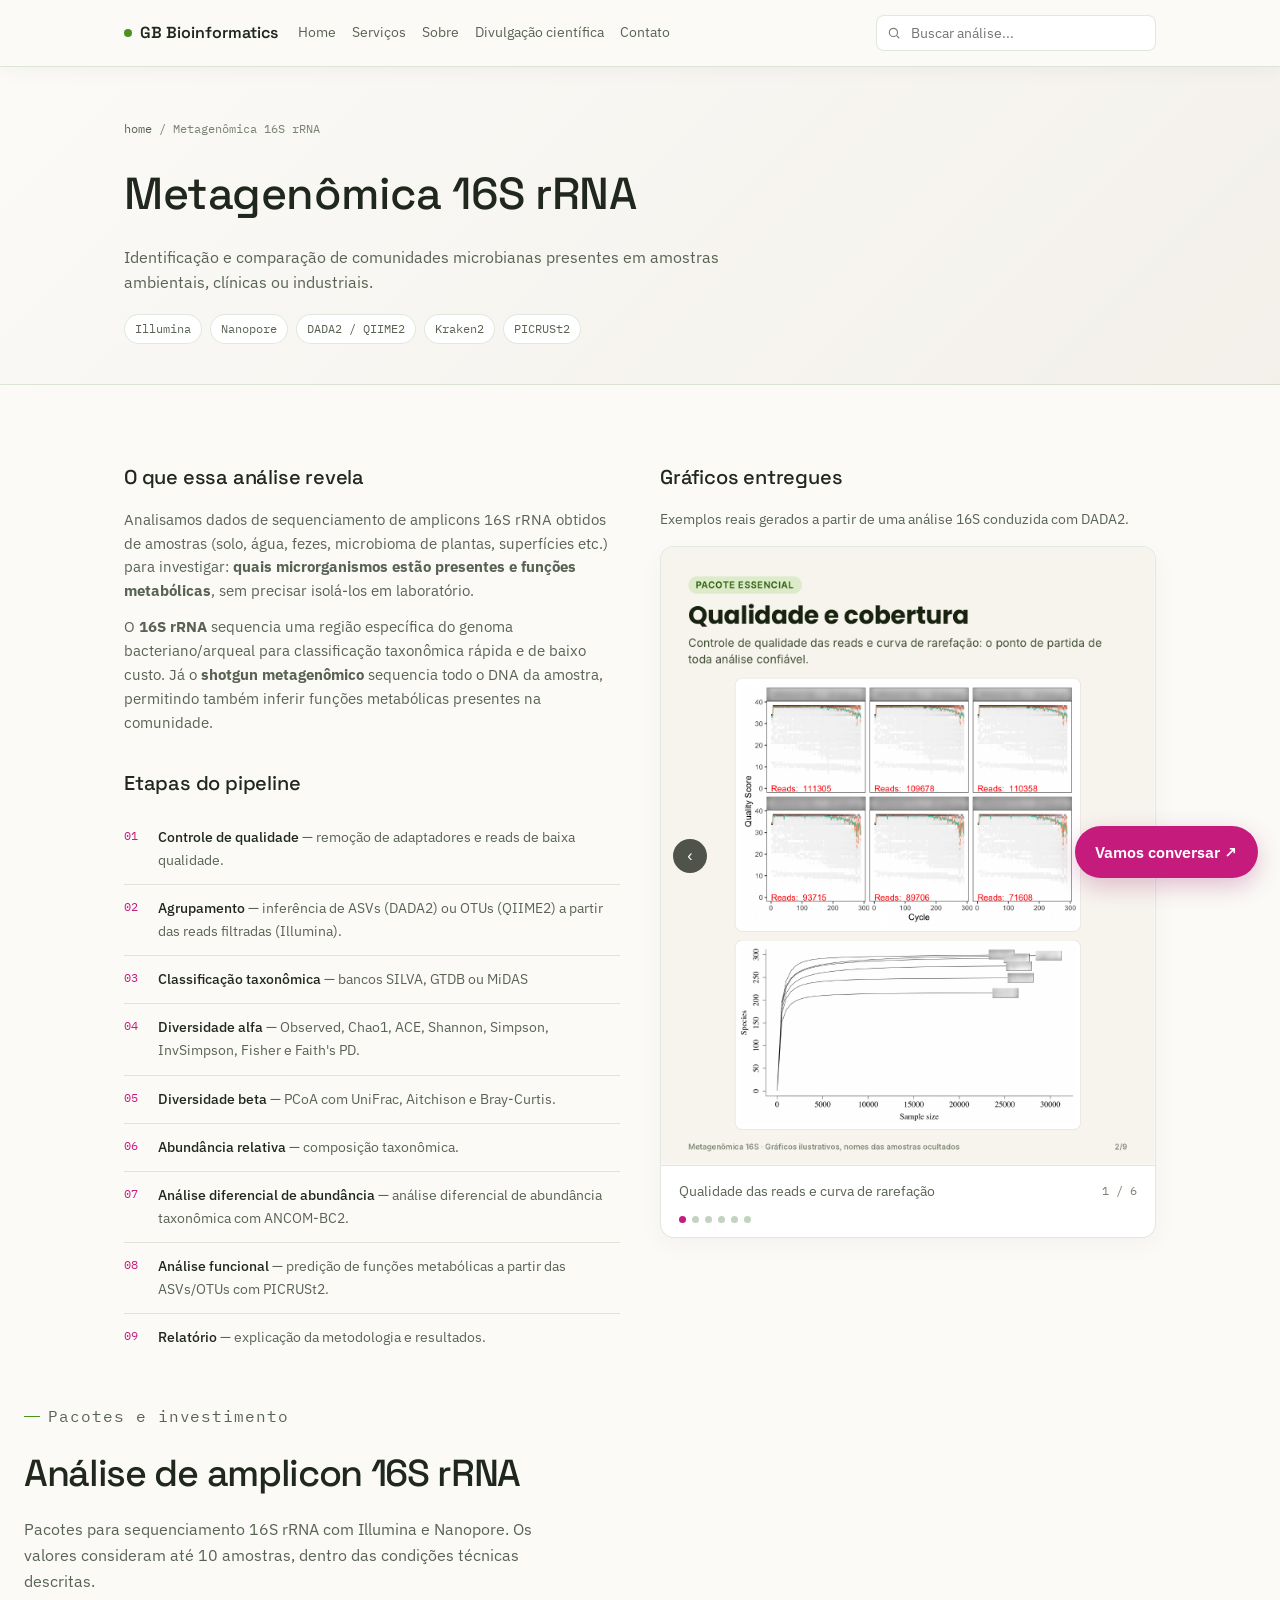
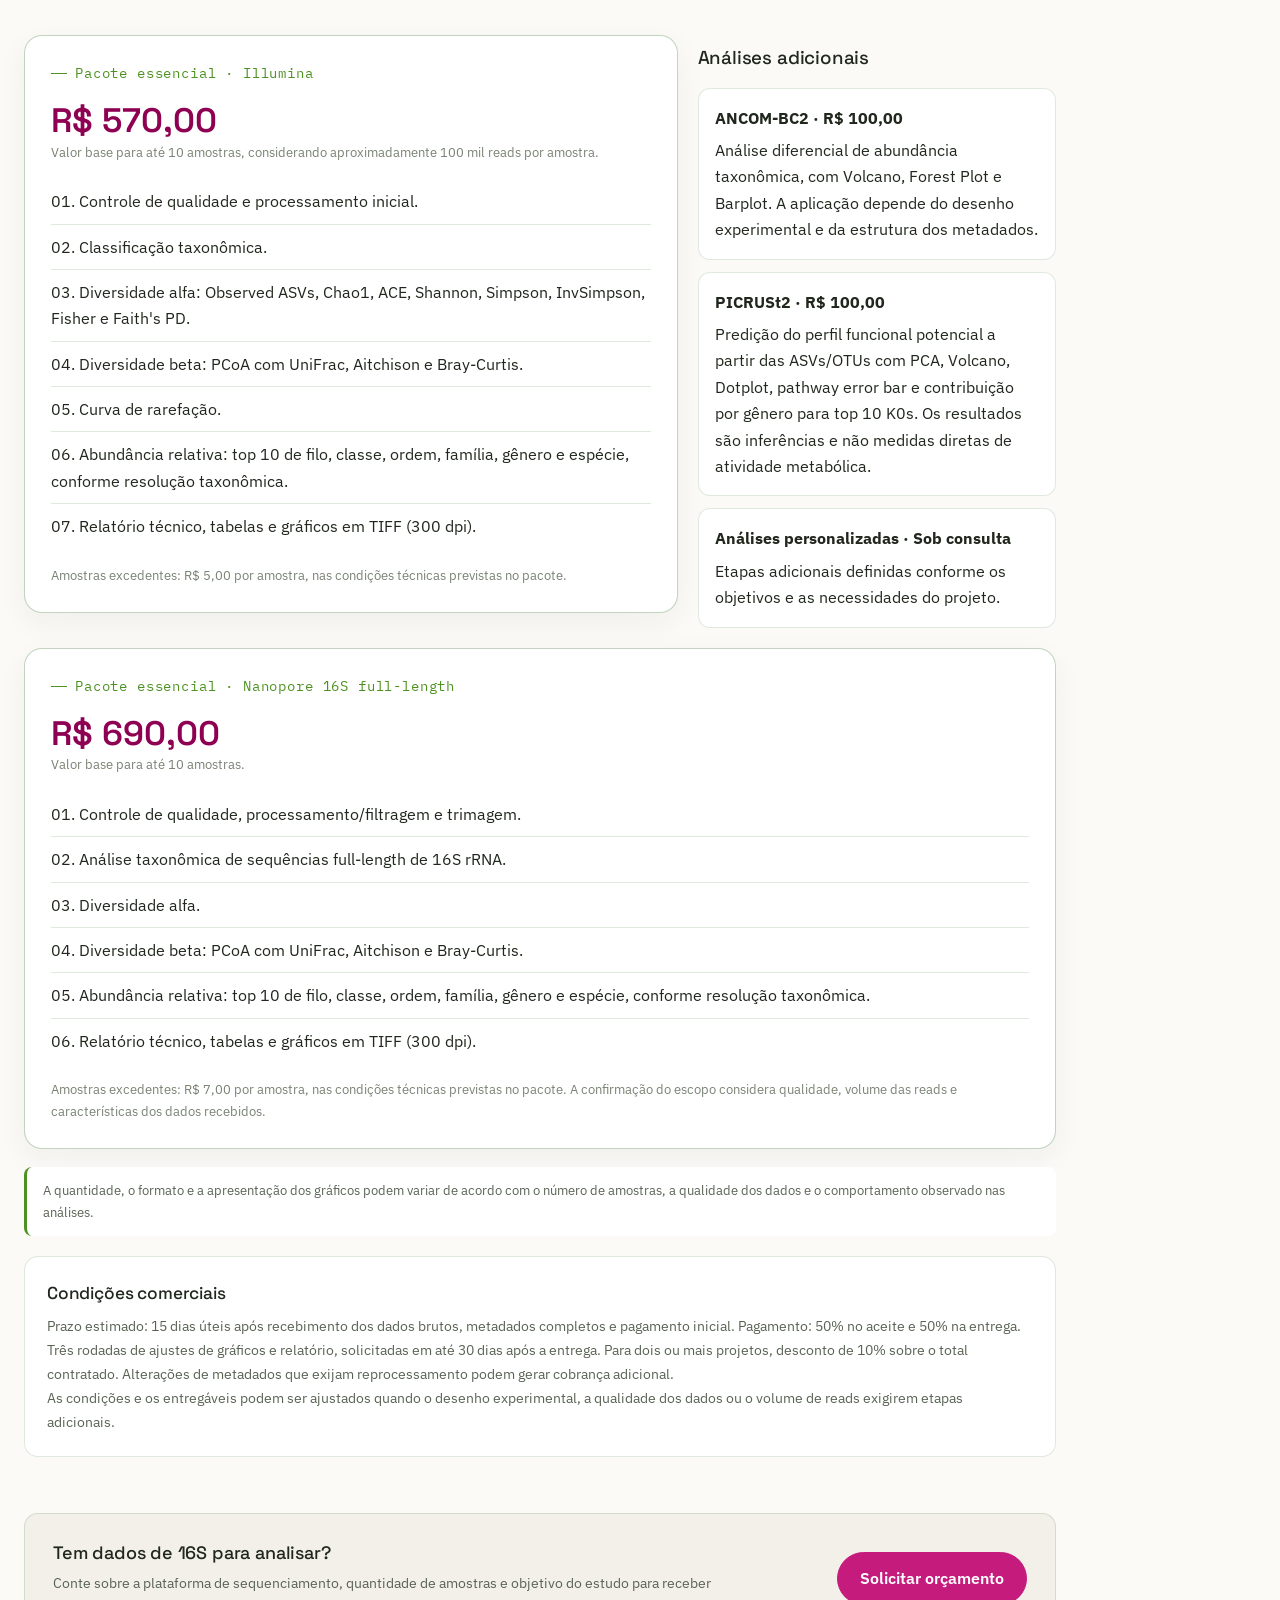
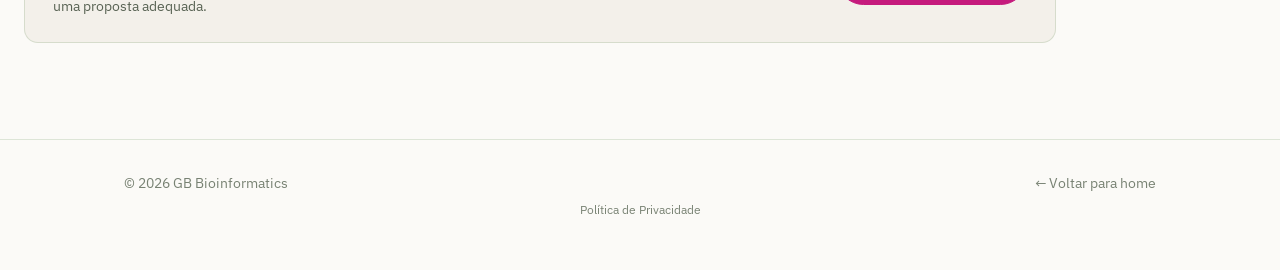
<file: metagenomica-16s.html>
<!DOCTYPE html>
<html lang="pt-BR">
<head>
<meta charset="UTF-8">
<meta name="viewport" content="width=device-width, initial-scale=1.0">
<title>Metagenômica — GB Bioinformatics</title>
<link rel="preconnect" href="https://fonts.googleapis.com">
<link rel="preconnect" href="https://fonts.gstatic.com" crossorigin>
<link href="https://fonts.googleapis.com/css2?family=Space+Grotesk:wght@400;500;600&family=IBM+Plex+Sans:wght@400;500&family=IBM+Plex+Mono:wght@400;500&display=swap" rel="stylesheet">
<link rel="stylesheet" href="style.css">

<meta name="description" content="Análise de metagenômica 16S rRNA — classificação taxonômica, diversidade alfa e beta, abundância relativa e predição funcional com PICRUSt2. Illumina e Nanopore.">
<meta property="og:title" content="Metagenômica 16S rRNA — GB Bioinformatics">
<meta property="og:description" content="Pipeline completo de 16S: DADA2, QIIME2, diversidade, abundância e funções metabólicas.">
<meta property="og:url" content="https://gabrielibovi-bioinfo.github.io/site/metagenomica-16s.html">


</head>
<body>

<nav class="nav">
  <div class="nav-inner">
    <button class="nav-toggle" id="nav-toggle" aria-label="Menu">
      <span></span><span></span><span></span>
    </button>
    <a href="index.html" class="brand"><span class="brand-dot"></span>GB Bioinformatics</a>
    <div class="nav-links">
      <a href="index.html">Home</a>
      <a href="index.html#servicos">Serviços</a>
      <a href="index.html#sobre">Sobre</a>
      <a href="divulgacao-cientifica.html">Divulgação científica</a>
      <a href="index.html#contato">Contato</a>
    </div>
    <div class="nav-search">
      <input type="text" id="site-search" placeholder="Buscar análise..." autocomplete="off">
      <div class="search-results" id="search-results"></div>
    </div>
  </div>
</nav>

<div class="detail-hero">
  <div class="container">
    <p class="breadcrumb"><a href="index.html">home</a> / Metagenômica 16S rRNA</p>
    <h1>Metagenômica 16S rRNA</h1>
    <p class="lead">Identificação e comparação de comunidades microbianas presentes em amostras ambientais, clínicas ou industriais.</p>
    <div class="pill-row">
      <span class="pill">Illumina</span><span class="pill">Nanopore</span><span class="pill">DADA2 / QIIME2</span><span class="pill">Kraken2</span><span class="pill">PICRUSt2</span>
    </div>
  </div>
</div>

<section>
  <div class="container two-col">
    <div class="detail-block">
      <h2>O que essa análise revela</h2>
      <p>Analisamos dados de sequenciamento de amplicons 16S rRNA obtidos de amostras (solo, água, fezes, microbioma de plantas, superfícies etc.) para investigar: <strong>quais microrganismos estão presentes e funções metabólicas</strong>, sem precisar isolá-los em laboratório.</p>
      <p>O <strong>16S rRNA</strong> sequencia uma região específica do genoma bacteriano/arqueal para classificação taxonômica rápida e de baixo custo. Já o <strong>shotgun metagenômico</strong> sequencia todo o DNA da amostra, permitindo também inferir funções metabólicas presentes na comunidade.</p>

      <h2 style="margin-top:32px;">Etapas do pipeline</h2>
      <ul class="step-list">
        <li><span class="step-num">01</span><span><strong>Controle de qualidade</strong> — remoção de adaptadores e reads de baixa qualidade.</span></li>
        <li><span class="step-num">02</span><span><strong>Agrupamento</strong> — inferência de ASVs (DADA2) ou OTUs (QIIME2) a partir das reads filtradas (Illumina).</span></li>
        <li><span class="step-num">03</span><span><strong>Classificação taxonômica</strong> — bancos SILVA, GTDB ou MiDAS</span></li>
        <li><span class="step-num">04</span><span><strong>Diversidade alfa</strong> — Observed, Chao1, ACE, Shannon, Simpson, InvSimpson, Fisher e Faith's PD.</span></li>
        <li><span class="step-num">05</span><span><strong>Diversidade beta</strong> — PCoA com UniFrac, Aitchison e Bray-Curtis.</span></li>
        <li><span class="step-num">06</span><span><strong>Abundância relativa</strong> — composição taxonômica.</span></li>
        <li><span class="step-num">07</span><span><strong>Análise diferencial de abundância</strong> — análise diferencial de abundância taxonômica com ANCOM-BC2.</span></li>
        <li><span class="step-num">08</span><span><strong>Análise funcional</strong> — predição de funções metabólicas a partir das ASVs/OTUs com PICRUSt2.</span></li>
        <li><span class="step-num">09</span><span><strong>Relatório</strong> — explicação da metodologia e resultados.</span></li>
      </ul>
    </div>

    <div>
      <h2 style="font-size:20px;margin-bottom:14px;">Gráficos entregues</h2>
      <p style="color:var(--text-secondary);font-size:13.5px;margin-bottom:16px;">Exemplos reais gerados a partir de uma análise 16S conduzida com DADA2.</p>

      <div class="carousel" aria-label="Exemplos de gráficos e entregáveis de análise 16S">
        <div class="carousel-viewport">
          <div class="carousel-track">
            <div class="carousel-slide" data-caption="Qualidade das reads e curva de rarefação"><img src="img/carrossel-16s/slide-2.png" alt="Exemplo de controle de qualidade e curva de rarefação"></div>
            <div class="carousel-slide" data-caption="Diversidade alfa: riqueza e índices de diversidade"><img src="img/carrossel-16s/slide-3.png" alt="Exemplo de gráficos de diversidade alfa"></div>
            <div class="carousel-slide" data-caption="Diversidade beta: PCoA e comparação entre grupos"><img src="img/carrossel-16s/slide-4.png" alt="Exemplo de gráfico PCoA de diversidade beta"></div>
            <div class="carousel-slide" data-caption="Composição taxonômica e abundância relativa"><img src="img/carrossel-16s/slide-5.png" alt="Exemplo de composição taxonômica por abundância relativa"></div>
            <div class="carousel-slide" data-caption="Análise diferencial de táxons com ANCOM-BC2"><img src="img/carrossel-16s/slide-6.png" alt="Exemplos de Volcano plot, Barplot e Forest plot do ANCOM-BC2"></div>
            <div class="carousel-slide" data-caption="Predição funcional com PICRUSt2"><img src="img/carrossel-16s/slide-7.png" alt="Exemplos de predição funcional com PICRUSt2"></div>
          </div>
          <button class="carousel-nav carousel-prev" aria-label="Anterior">‹</button>
          <button class="carousel-nav carousel-next" aria-label="Próximo">›</button>
        </div>
        <div class="carousel-meta"><span class="carousel-caption"></span><span class="carousel-counter"></span></div>
        <div class="carousel-dots"></div>
      </div>
    </div>
  </div>

  <div class="container pricing-section" id="investimento">
    <div class="section-head"><p class="eyebrow">Pacotes e investimento</p><h2>Análise de amplicon 16S rRNA</h2><p>Pacotes para sequenciamento 16S rRNA com Illumina e Nanopore. Os valores consideram até 10 amostras, dentro das condições técnicas descritas.</p></div>
    <div class="pricing-layout">
      <div class="pricing-main">
        <div class="pricing-card">
          <p class="eyebrow">Pacote essencial · Illumina</p><div class="price">R$ 570,00</div><p class="price-note">Valor base para até 10 amostras, considerando aproximadamente 100 mil reads por amostra.</p>
          <ul class="price-list">
            <li>01. Controle de qualidade e processamento inicial.</li>
            <li>02. Classificação taxonômica.</li>
            <li>03. Diversidade alfa: Observed ASVs, Chao1, ACE, Shannon, Simpson, InvSimpson, Fisher e Faith's PD.</li>
            <li>04. Diversidade beta: PCoA com UniFrac, Aitchison e Bray-Curtis.</li>
            <li>05. Curva de rarefação.</li>
            <li>06. Abundância relativa: top 10 de filo, classe, ordem, família, gênero e espécie, conforme resolução taxonômica.</li>
            <li>07. Relatório técnico, tabelas e gráficos em TIFF (300 dpi).</li>
          </ul>
          <p class="price-note">Amostras excedentes: R$ 5,00 por amostra, nas condições técnicas previstas no pacote.</p>
        </div>
      </div>
      <aside class="pricing-addons">
        <h3>Análises adicionais</h3>
        <div class="addon-list">
          <div class="addon-card"><strong>ANCOM-BC2 · R$ 100,00</strong><p>Análise diferencial de abundância taxonômica, com Volcano, Forest Plot e Barplot. A aplicação depende do desenho experimental e da estrutura dos metadados.</p></div>
          <div class="addon-card"><strong>PICRUSt2 · R$ 100,00</strong><p>Predição do perfil funcional potencial a partir das ASVs/OTUs com PCA, Volcano, Dotplot, pathway error bar e contribuição por gênero para top 10 K0s. Os resultados são inferências e não medidas diretas de atividade metabólica.</p></div>
          <div class="addon-card"><strong>Análises personalizadas · Sob consulta</strong><p>Etapas adicionais definidas conforme os objetivos e as necessidades do projeto.</p></div>
        </div>
      </aside>
    </div>
    <div class="pricing-card nanopore-card">
      <p class="eyebrow">Pacote essencial · Nanopore 16S full-length</p><div class="price">R$ 690,00</div><p class="price-note">Valor base para até 10 amostras.</p> 
        <ul class="price-list">
            <li>01. Controle de qualidade, processamento/filtragem e trimagem.</li>
            <li>02. Análise taxonômica de sequências full-length de 16S rRNA.</li>
            <li>03. Diversidade alfa.</li>
            <li>04. Diversidade beta: PCoA com UniFrac, Aitchison e Bray-Curtis.</li>
            <li>05. Abundância relativa: top 10 de filo, classe, ordem, família, gênero e espécie, conforme resolução taxonômica.</li>
            <li>06. Relatório técnico, tabelas e gráficos em TIFF (300 dpi).</li>
          </ul>
      <p class="price-note">Amostras excedentes: R$ 7,00 por amostra, nas condições técnicas previstas no pacote. A confirmação do escopo considera qualidade, volume das reads e características dos dados recebidos.</p>
    </div>
    <p class="pricing-disclaimer">A quantidade, o formato e a apresentação dos gráficos podem variar de acordo com o número de amostras, a qualidade dos dados e o comportamento observado nas análises.</p>
    <div class="info-card" style="margin-top:18px"><h3>Condições comerciais</h3><p>Prazo estimado: 15 dias úteis após recebimento dos dados brutos, metadados completos e pagamento inicial. Pagamento: 50% no aceite e 50% na entrega. Três rodadas de ajustes de gráficos e relatório, solicitadas em até 30 dias após a entrega. Para dois ou mais projetos, desconto de 10% sobre o total contratado. Alterações de metadados que exijam reprocessamento podem gerar cobrança adicional.</p><p>As condições e os entregáveis podem ser ajustados quando o desenho experimental, a qualidade dos dados ou o volume de reads exigirem etapas adicionais.</p></div>
    <div class="back-cta"><div><h3>Tem dados de 16S para analisar?</h3><p>Conte sobre a plataforma de sequenciamento, quantidade de amostras e objetivo do estudo para receber uma proposta adequada.</p></div><a href="index.html#contato" class="btn btn-primary">Solicitar orçamento</a></div>
  </div>
</section>

<a class="floating-contact" href="index.html#contato" aria-label="Solicitar orçamento ou entrar em contato">Vamos conversar ↗</a>

<footer>
  <div class="container footer-inner">
    <span>© 2026 GB Bioinformatics</span>
    <a href="index.html">← Voltar para home</a>
  </div>
  <div class="container" style="padding-bottom:16px;text-align:center"><a href="politica-de-privacidade.html" style="font-size:12px;color:var(--text-tertiary)">Política de Privacidade</a></div>
</footer>

<script src="script.js"></script>
<!-- Cloudflare Web Analytics -->
<script type='module' src='https://static.cloudflareinsights.com/beacon.min.js' data-cf-beacon='{"token": "6b4488f28a99471791528139cd4b5e89"}'></script>
<!-- End Cloudflare Web Analytics -->
</body>
</html>
</file>
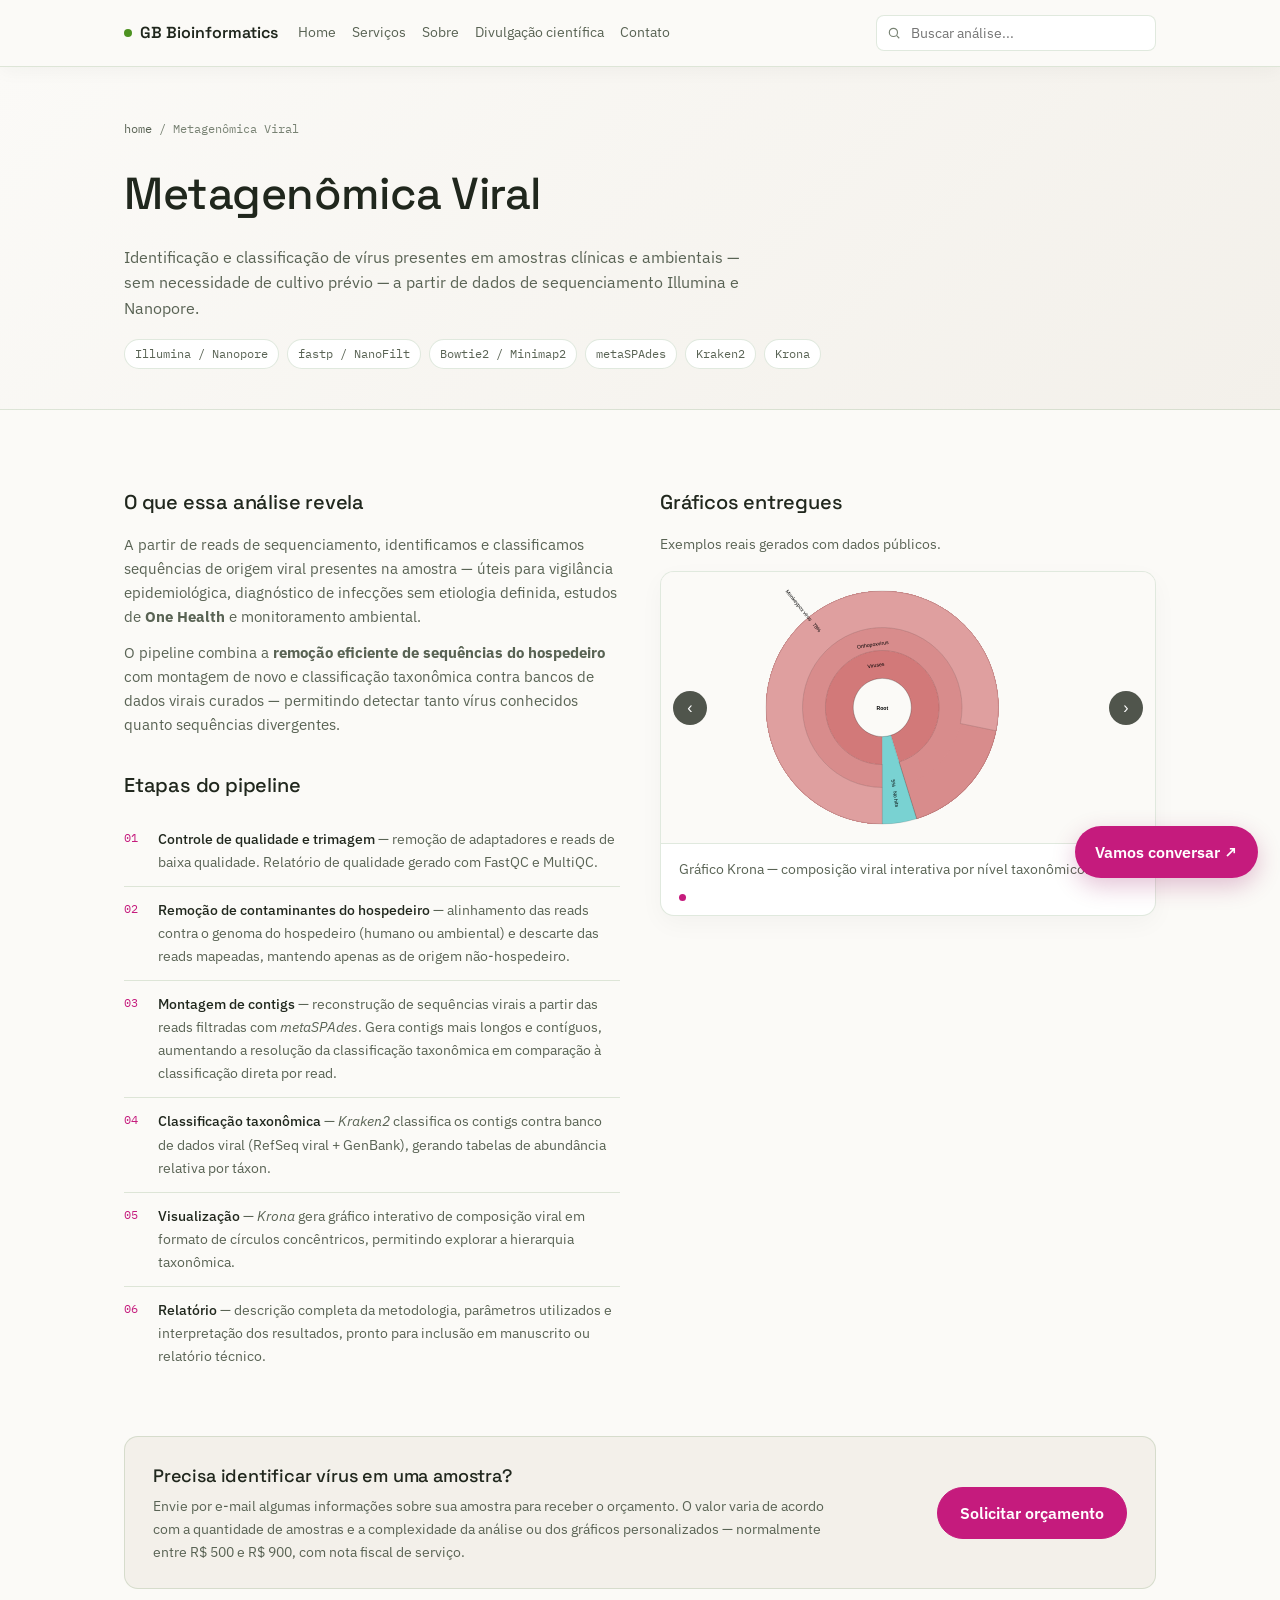
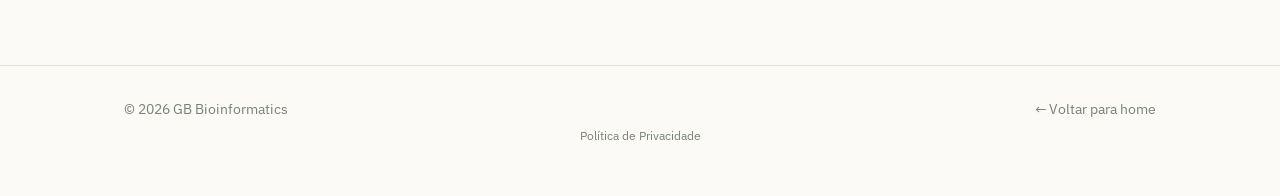
<file: metagenomica-viral.html>
<!DOCTYPE html>
<html lang="pt-BR">
<head>
<meta charset="UTF-8">
<meta name="viewport" content="width=device-width, initial-scale=1.0">
<title>Metagenômica Viral — GB Bioinformatics</title>
<link rel="preconnect" href="https://fonts.googleapis.com">
<link rel="preconnect" href="https://fonts.gstatic.com" crossorigin>
<link href="https://fonts.googleapis.com/css2?family=Space+Grotesk:wght@400;500;600&family=IBM+Plex+Sans:wght@400;500&family=IBM+Plex+Mono:wght@400;500&display=swap" rel="stylesheet">
<link rel="stylesheet" href="style.css">

<meta name="description" content="Análise de metagenômica viral em amostras clínicas e ambientais — controle de qualidade, remoção do hospedeiro, montagem de contigs e classificação taxonômica com Kraken2. Illumina e Nanopore.">
<meta property="og:title" content="Metagenômica Viral — GB Bioinformatics">
<meta property="og:description" content="Pipeline de viroma: depleção do hospedeiro (Bowtie2/Minimap2), montagem (metaSPAdes) e classificação taxonômica (Kraken2 + Krona). Illumina e Nanopore.">
<meta property="og:url" content="https://gabrielibovi-bioinfo.github.io/site/metagenomica-viral.html">
<meta property="og:type" content="website">


</head>
<body>

<nav class="nav">
  <div class="nav-inner">
    <a href="index.html" class="brand"><span class="brand-dot"></span>GB Bioinformatics</a>
    <div class="nav-links">
      <a href="index.html">Home</a>
      <a href="index.html#servicos">Serviços</a>
      <a href="index.html#sobre">Sobre</a>
      <a href="divulgacao-cientifica.html">Divulgação científica</a>
      <a href="index.html#contato">Contato</a>
    </div>
    <button class="nav-toggle" id="nav-toggle" aria-label="Menu">
      <span></span><span></span><span></span>
    </button>
    <div class="nav-search">
      <input type="text" id="site-search" placeholder="Buscar análise..." autocomplete="off">
      <div class="search-results" id="search-results"></div>
    </div>
  </div>
</nav>

<div class="detail-hero">
  <div class="container">
    <p class="breadcrumb"><a href="index.html">home</a> / Metagenômica Viral</p>
    <h1>Metagenômica Viral</h1>
    <p class="lead">Identificação e classificação de vírus presentes em amostras clínicas e ambientais — sem necessidade de cultivo prévio — a partir de dados de sequenciamento Illumina e Nanopore.</p>
    <div class="pill-row">
      <span class="pill">Illumina / Nanopore</span><span class="pill">fastp / NanoFilt</span><span class="pill">Bowtie2 / Minimap2</span><span class="pill">metaSPAdes</span><span class="pill">Kraken2</span><span class="pill">Krona</span>
    
    </div>
  </div>
</div>

<section>
  <div class="container two-col">
    <div class="detail-block">
      <h2>O que essa análise revela</h2>
      <p>A partir de reads de sequenciamento, identificamos e classificamos sequências de origem viral presentes na amostra — úteis para vigilância epidemiológica, diagnóstico de infecções sem etiologia definida, estudos de <strong>One Health</strong> e monitoramento ambiental.</p>
      <p>O pipeline combina a <strong>remoção eficiente de sequências do hospedeiro</strong> com montagem de novo e classificação taxonômica contra bancos de dados virais curados — permitindo detectar tanto vírus conhecidos quanto sequências divergentes.</p>

      <h2 style="margin-top:32px;">Etapas do pipeline</h2>
      <ul class="step-list">
        <li><span class="step-num">01</span><span><strong>Controle de qualidade e trimagem</strong> — remoção de adaptadores e reads de baixa qualidade. Relatório de qualidade gerado com FastQC e MultiQC.</span></li>
        <li><span class="step-num">02</span><span><strong>Remoção de contaminantes do hospedeiro</strong> — alinhamento das reads contra o genoma do hospedeiro (humano ou ambiental) e descarte das reads mapeadas, mantendo apenas as de origem não-hospedeiro.</span></li>
        <li><span class="step-num">03</span><span><strong>Montagem de contigs</strong> — reconstrução de sequências virais a partir das reads filtradas com <em>metaSPAdes</em>. Gera contigs mais longos e contíguos, aumentando a resolução da classificação taxonômica em comparação à classificação direta por read.</span></li>
        <li><span class="step-num">04</span><span><strong>Classificação taxonômica</strong> — <em>Kraken2</em> classifica os contigs contra banco de dados viral (RefSeq viral + GenBank), gerando tabelas de abundância relativa por táxon.</span></li>
        <li><span class="step-num">05</span><span><strong>Visualização</strong> — <em>Krona</em> gera gráfico interativo de composição viral em formato de círculos concêntricos, permitindo explorar a hierarquia taxonômica.</span></li>
        <li><span class="step-num">06</span><span><strong>Relatório</strong> — descrição completa da metodologia, parâmetros utilizados e interpretação dos resultados, pronto para inclusão em manuscrito ou relatório técnico.</span></li>
      </ul>
    </div>   
    
    <div>
      <h2 style="font-size:20px;margin-bottom:14px;">Gráficos entregues</h2>
      <p style="color:var(--text-secondary);font-size:13.5px;margin-bottom:16px;">Exemplos reais gerados com dados públicos.</p>

      <div class="carousel">
        <div class="carousel-viewport">
          <div class="carousel-track">
            <div class="carousel-slide" data-caption="Gráfico Krona — composição viral interativa por nível taxonômico."><img src="img/krona.svg" alt="Gráfico Krona — composição viral interativa por nível taxonômico."></div>
          </div>
          <button class="carousel-nav carousel-prev" aria-label="Anterior">‹</button>
          <button class="carousel-nav carousel-next" aria-label="Próximo">›</button>
        </div>
        <div class="carousel-meta">
          <span class="carousel-caption"></span>
          <span class="carousel-counter"></span>
        </div>
        <div class="carousel-dots"></div>
      </div>
    </div>
  </div>

  <div class="container">
    <div class="back-cta">
      <div><h3>Precisa identificar vírus em uma amostra?</h3><p>Envie por e-mail algumas informações sobre sua amostra para receber o orçamento. O valor varia de acordo com a quantidade de amostras e a complexidade da análise ou dos gráficos personalizados — normalmente entre R$ 500 e R$ 900, com nota fiscal de serviço.</p></div>
      <a href="index.html#contato" class="btn btn-primary">Solicitar orçamento</a>
    </div>
  </div>
</section>

<a class="floating-contact" href="index.html#contato" aria-label="Solicitar orçamento ou entrar em contato">Vamos conversar ↗</a>

<footer>
  <div class="container footer-inner">
    <span>© 2026 GB Bioinformatics</span>
    <a href="index.html">← Voltar para home</a>
  </div>
  <div class="container" style="padding-bottom:16px;text-align:center"><a href="politica-de-privacidade.html" style="font-size:12px;color:var(--text-tertiary)">Política de Privacidade</a></div>
</footer>

<script src="script.js"></script>
<!-- Cloudflare Web Analytics -->
<script type='module' src='https://static.cloudflareinsights.com/beacon.min.js' data-cf-beacon='{"token": "6b4488f28a99471791528139cd4b5e89"}'></script>
<!-- End Cloudflare Web Analytics -->
</body>
</html>
</file>
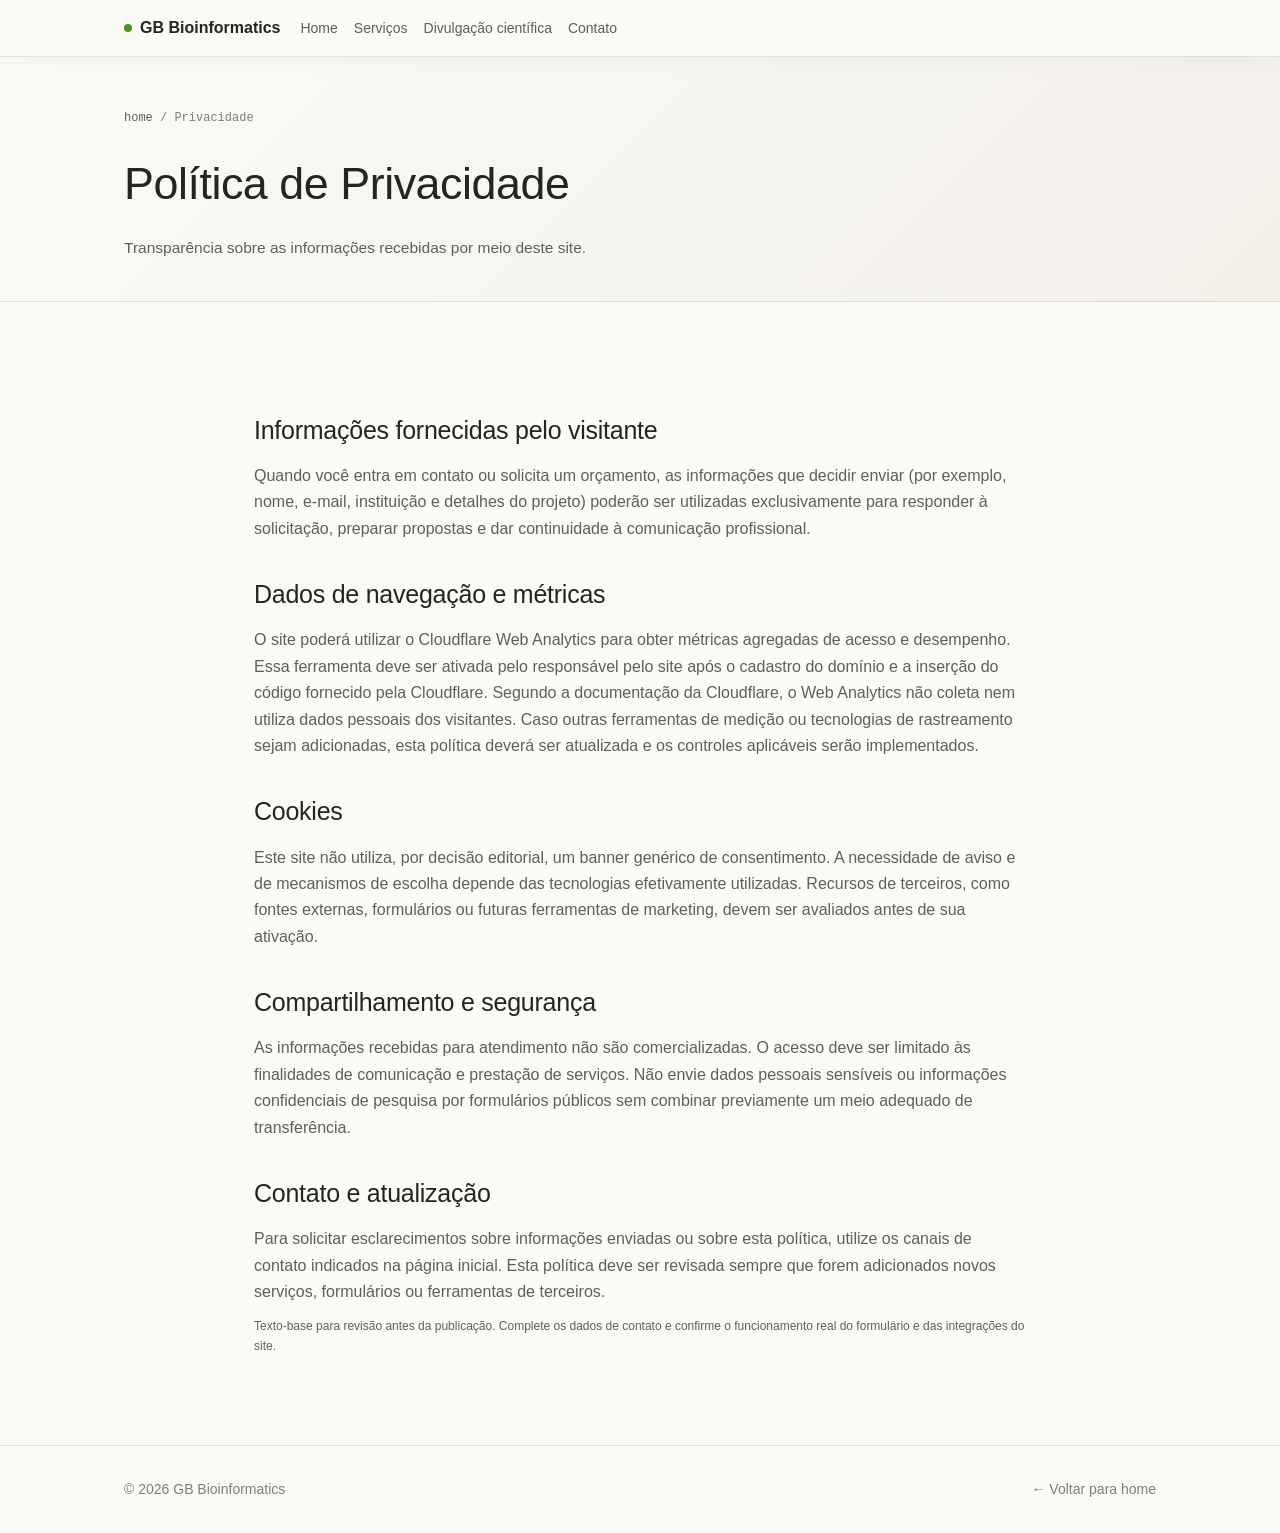
<file: politica-de-privacidade.html>
<!DOCTYPE html><html lang="pt-BR"><head><meta charset="UTF-8"><meta name="viewport" content="width=device-width, initial-scale=1.0"><title>Política de Privacidade | GB Bioinformatics</title><meta name="description" content="Informações sobre privacidade e tratamento de dados no site GB Bioinformatics."><link rel="stylesheet" href="style.css"></head><body>
<nav class="nav"><div class="nav-inner"><a href="index.html" class="brand"><span class="brand-dot"></span>GB Bioinformatics</a><div class="nav-links"><a href="index.html">Home</a><a href="index.html#servicos">Serviços</a><a href="divulgacao-cientifica.html">Divulgação científica</a><a href="index.html#contato">Contato</a></div></div></nav>
<header class="detail-hero"><div class="container"><p class="breadcrumb"><a href="index.html">home</a> / Privacidade</p><h1>Política de Privacidade</h1><p class="lead">Transparência sobre as informações recebidas por meio deste site.</p></div></header>
<section><div class="container article-body"><h2>Informações fornecidas pelo visitante</h2><p>Quando você entra em contato ou solicita um orçamento, as informações que decidir enviar (por exemplo, nome, e-mail, instituição e detalhes do projeto) poderão ser utilizadas exclusivamente para responder à solicitação, preparar propostas e dar continuidade à comunicação profissional.</p><h2>Dados de navegação e métricas</h2><p>O site poderá utilizar o Cloudflare Web Analytics para obter métricas agregadas de acesso e desempenho. Essa ferramenta deve ser ativada pelo responsável pelo site após o cadastro do domínio e a inserção do código fornecido pela Cloudflare. Segundo a documentação da Cloudflare, o Web Analytics não coleta nem utiliza dados pessoais dos visitantes. Caso outras ferramentas de medição ou tecnologias de rastreamento sejam adicionadas, esta política deverá ser atualizada e os controles aplicáveis serão implementados.</p><h2>Cookies</h2><p>Este site não utiliza, por decisão editorial, um banner genérico de consentimento. A necessidade de aviso e de mecanismos de escolha depende das tecnologias efetivamente utilizadas. Recursos de terceiros, como fontes externas, formulários ou futuras ferramentas de marketing, devem ser avaliados antes de sua ativação.</p><h2>Compartilhamento e segurança</h2><p>As informações recebidas para atendimento não são comercializadas. O acesso deve ser limitado às finalidades de comunicação e prestação de serviços. Não envie dados pessoais sensíveis ou informações confidenciais de pesquisa por formulários públicos sem combinar previamente um meio adequado de transferência.</p><h2>Contato e atualização</h2><p>Para solicitar esclarecimentos sobre informações enviadas ou sobre esta política, utilize os canais de contato indicados na página inicial. Esta política deve ser revisada sempre que forem adicionados novos serviços, formulários ou ferramentas de terceiros.</p><p class="inline-note">Texto-base para revisão antes da publicação. Complete os dados de contato e confirme o funcionamento real do formulário e das integrações do site.</p></div></section><footer><div class="container footer-inner"><span>© 2026 GB Bioinformatics</span><a href="index.html">← Voltar para home</a></div></footer><script src="script.js"></script><!-- Cloudflare Web Analytics -->
<script type='module' src='https://static.cloudflareinsights.com/beacon.min.js' data-cf-beacon='{"token": "6b4488f28a99471791528139cd4b5e89"}'></script>
<!-- End Cloudflare Web Analytics -->
</body></html>
</file>
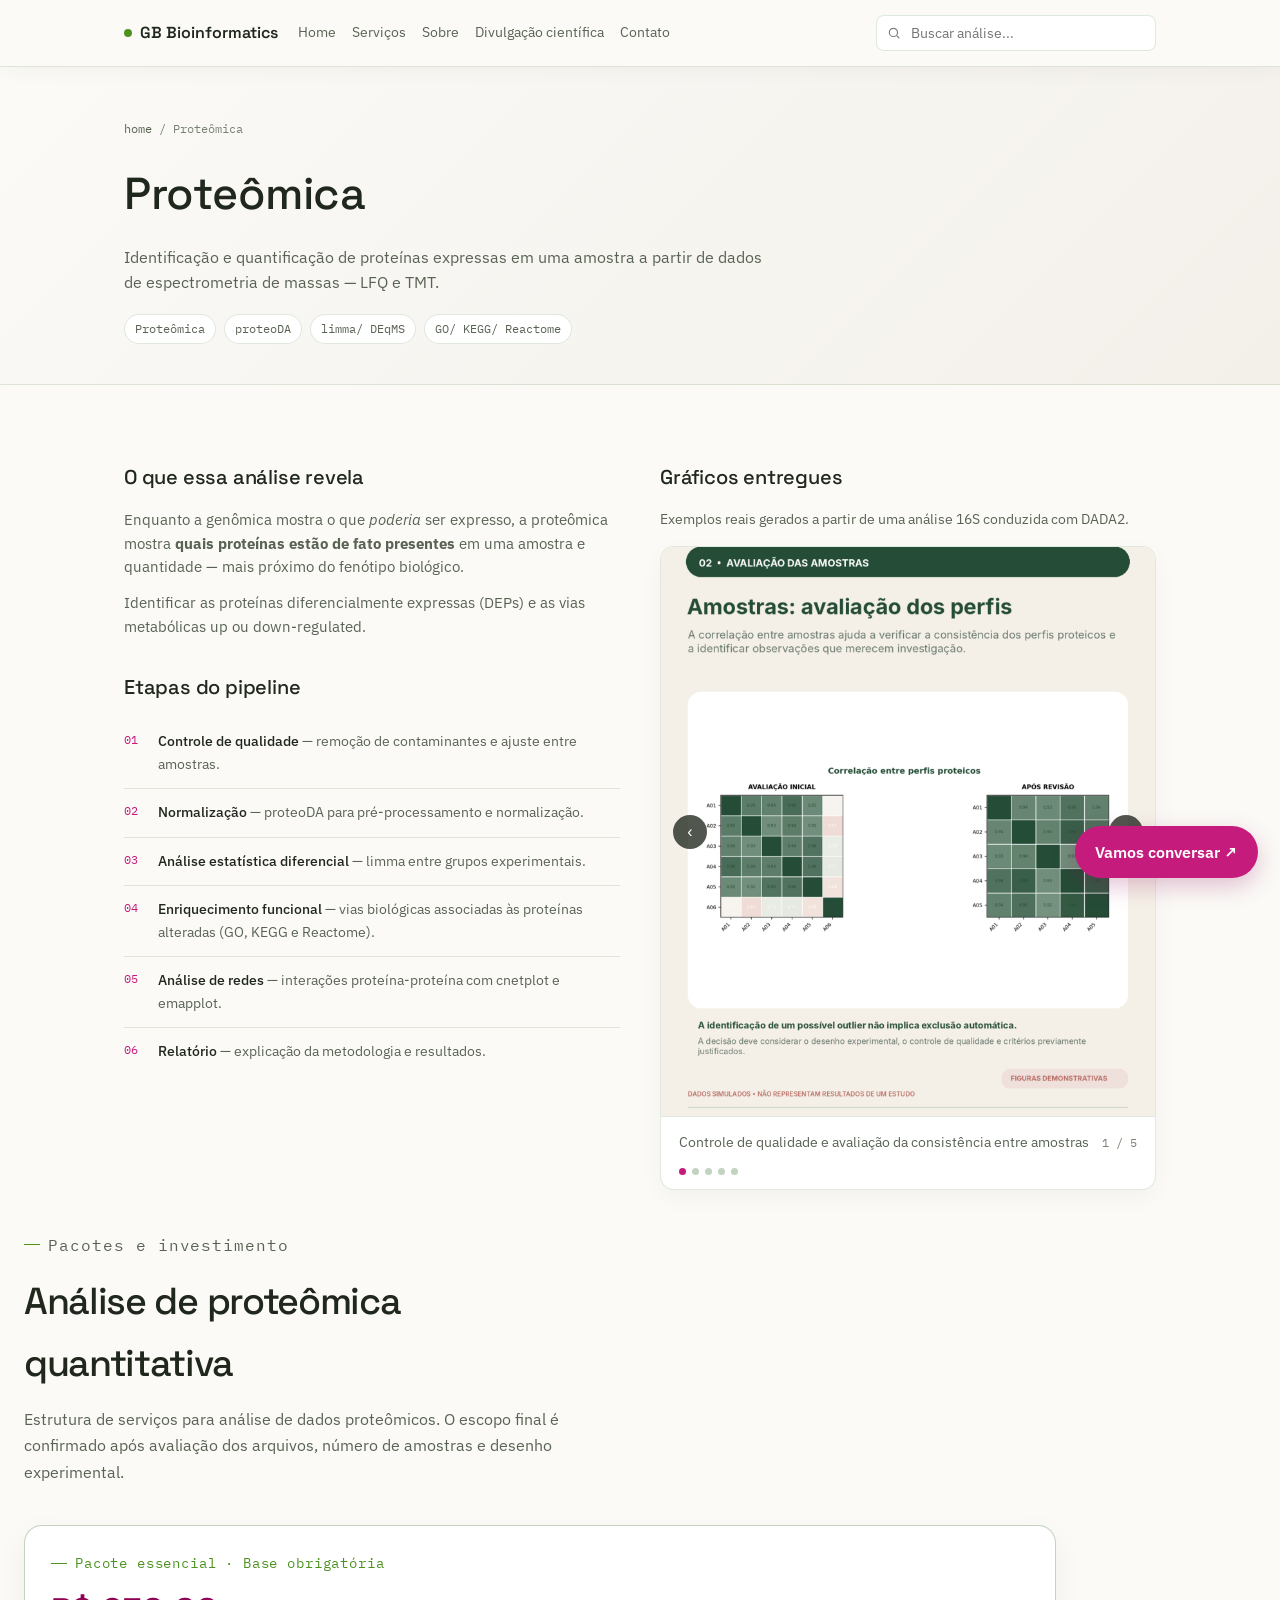
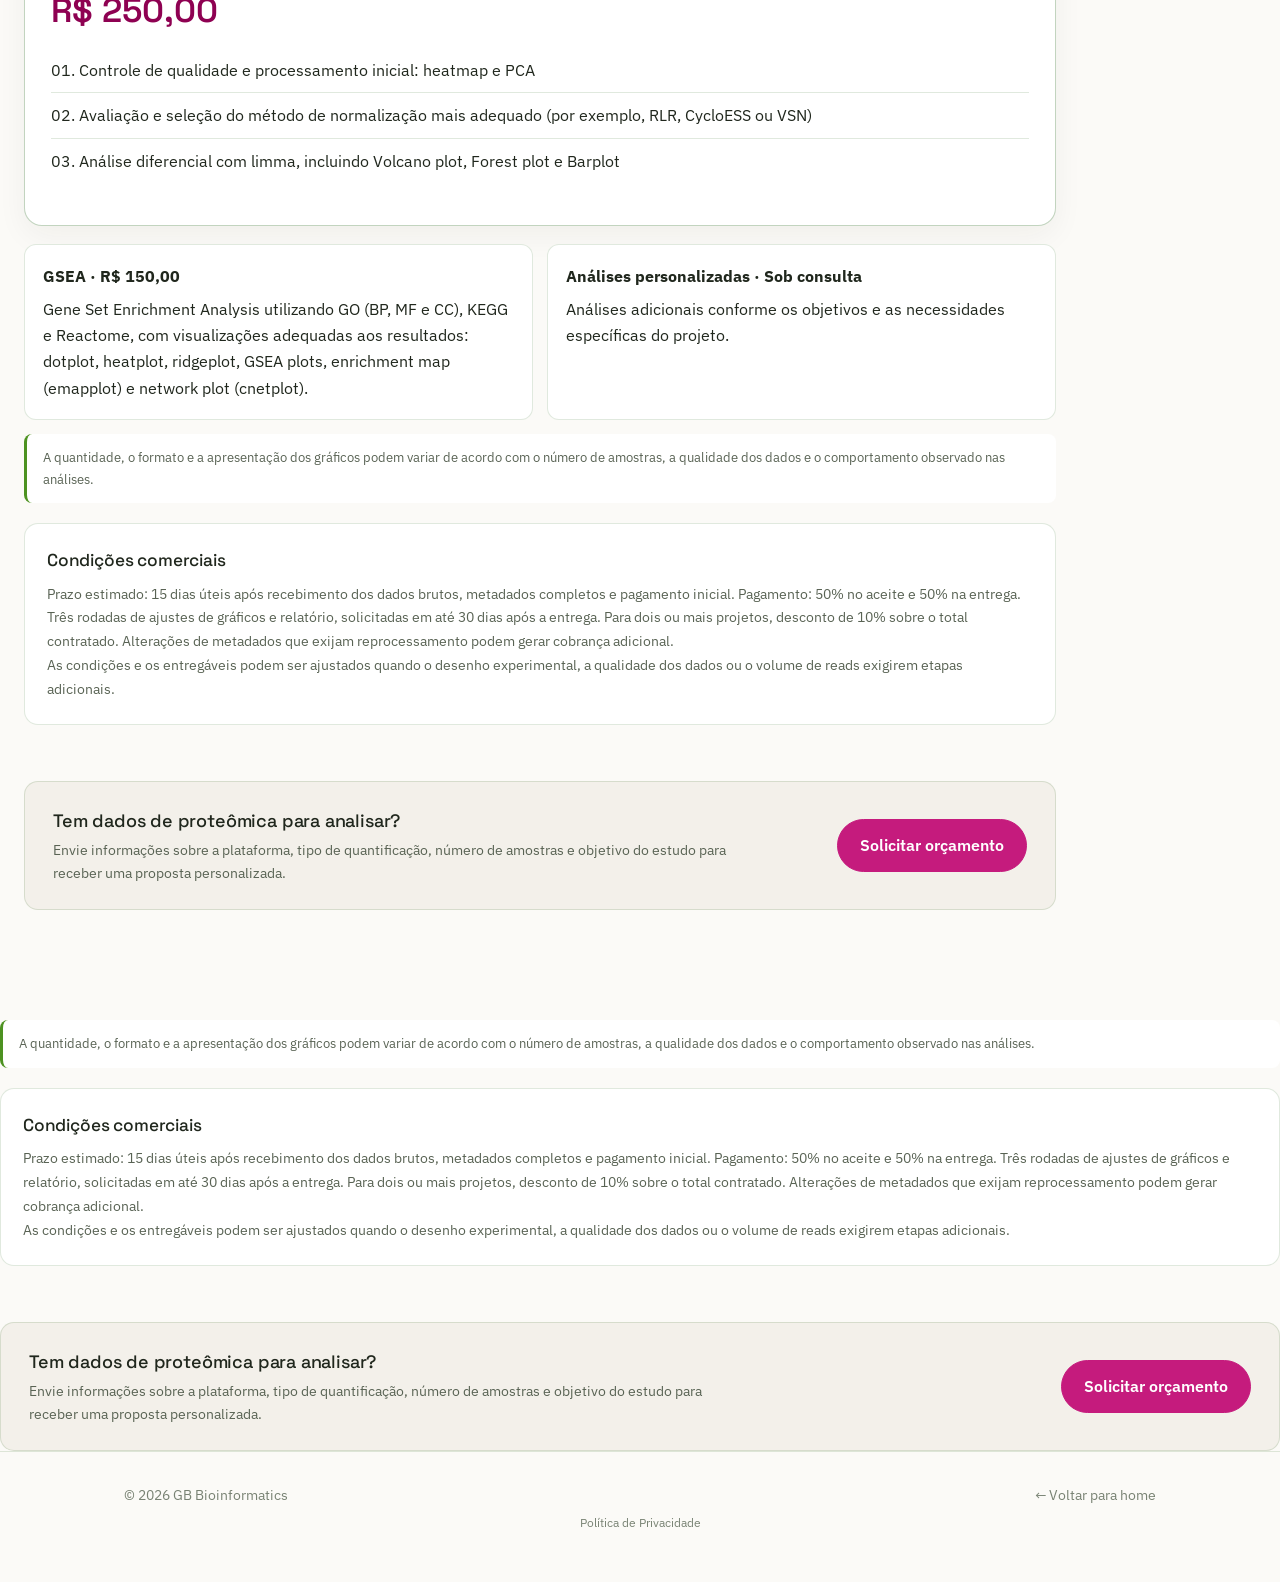
<file: proteomica.html>
<!DOCTYPE html>
<html lang="pt-BR">
<head>
<meta charset="UTF-8">
<meta name="viewport" content="width=device-width, initial-scale=1.0">
<title>Proteômica — GB Bioinformatics</title>
<link rel="preconnect" href="https://fonts.googleapis.com">
<link rel="preconnect" href="https://fonts.gstatic.com" crossorigin>
<link href="https://fonts.googleapis.com/css2?family=Space+Grotesk:wght@400;500;600&family=IBM+Plex+Sans:wght@400;500&family=IBM+Plex+Mono:wght@400;500&display=swap" rel="stylesheet">
<link rel="stylesheet" href="style.css">

<meta name="description" content="Análise de proteômica quantitativa LFQ e TMT — normalização, proteínas diferencialmente expressas (DEPs) com limma e enriquecimento funcional (GO, KEGG, Reactome).">
<meta property="og:title" content="Proteômica Quantitativa — GB Bioinformatics">
<meta property="og:description" content="Pipeline de proteômica: proteoDA, limma, enriquecimento GO/KEGG/Reactome e análise de redes.">
<meta property="og:url" content="https://gabrielibovi-bioinfo.github.io/site/proteomica.html">


</head>
<body>

<nav class="nav">
  <div class="nav-inner">
    <button class="nav-toggle" id="nav-toggle" aria-label="Menu">
      <span></span><span></span><span></span>
    </button>
    <a href="index.html" class="brand"><span class="brand-dot"></span>GB Bioinformatics</a>
    <div class="nav-links">
      <a href="index.html">Home</a>
      <a href="index.html#servicos">Serviços</a>
      <a href="index.html#sobre">Sobre</a>
      <a href="divulgacao-cientifica.html">Divulgação científica</a>
      <a href="index.html#contato">Contato</a>
    </div>
    <div class="nav-search">
      <input type="text" id="site-search" placeholder="Buscar análise..." autocomplete="off">
      <div class="search-results" id="search-results"></div>
    </div>
  </div>
</nav>

<div class="detail-hero">
  <div class="container">
    <p class="breadcrumb"><a href="index.html">home</a> / Proteômica</p>
    <h1>Proteômica</h1>
    <p class="lead">Identificação e quantificação de proteínas expressas em uma amostra a partir de dados de espectrometria de massas — LFQ e TMT.</p>
    <div class="pill-row">
      <span class="pill">Proteômica</span><span class="pill">proteoDA</span><span class="pill">limma/ DEqMS</span><span class="pill">GO/ KEGG/ Reactome</span>
    </div>
  </div>
</div>

<section>
  <div class="container two-col">
    <div class="detail-block">
      <h2>O que essa análise revela</h2>
      <p>Enquanto a genômica mostra o que <em>poderia</em> ser expresso, a proteômica mostra <strong>quais proteínas estão de fato presentes</strong> em uma amostra e quantidade — mais próximo do fenótipo biológico.</p>
      <p>Identificar as proteínas diferencialmente expressas (DEPs) e as vias metabólicas up ou down-regulated.</p>

      <h2 style="margin-top:32px;">Etapas do pipeline</h2>
      <ul class="step-list">
        <li><span class="step-num">01</span><span><strong>Controle de qualidade</strong> — remoção de contaminantes e ajuste entre amostras.</span></li>
        <li><span class="step-num">02</span><span><strong>Normalização</strong> — proteoDA para pré-processamento e normalização.</span></li>
        <li><span class="step-num">03</span><span><strong>Análise estatística diferencial</strong> — limma entre grupos experimentais.</span></li>
        <li><span class="step-num">04</span><span><strong>Enriquecimento funcional</strong> — vias biológicas associadas às proteínas alteradas (GO, KEGG e Reactome).</span></li>
        <li><span class="step-num">05</span><span><strong>Análise de redes</strong> — interações proteína-proteína com cnetplot e emapplot.</span></li>
        <li><span class="step-num">06</span><span><strong>Relatório</strong> — explicação da metodologia e resultados.</span></li>
      </ul>
  </div>

  <div>
      <h2 style="font-size:20px;margin-bottom:14px;">Gráficos entregues</h2>
      <p style="color:var(--text-secondary);font-size:13.5px;margin-bottom:16px;">Exemplos reais gerados a partir de uma análise 16S conduzida com DADA2.</p>

      <div class="carousel" aria-label="Exemplos de gráficos e entregáveis de análise proteômica">
        <div class="carousel-viewport">
          <div class="carousel-track">
            <div class="carousel-slide" data-caption="Controle de qualidade e avaliação da consistência entre amostras"><img src="img/carrossel-16s/Carrossel_proteomica_revisado_3.png" alt="Controle de qualidade e avaliação da consistência entre amostras"></div>
            <div class="carousel-slide" data-caption="Comparação de estratégias de normalização"><img src="img/carrossel-16s/Carrossel_proteomica_revisado_4.png" alt="Comparação de estratégias de normalização"></div>
            <div class="carousel-slide" data-caption="Análise de expressão diferencial"><img src="img/carrossel-16s/Carrossel_proteomica_revisado_5.png" alt="Análise de expressão diferencial"></div>
            <div class="carousel-slide" data-caption="Análise de expressão diferencial"><img src="img/carrossel-16s/Carrossel_proteomica_revisado_6.png" alt="Análise de expressão diferencial"></div>
            <div class="carousel-slide" data-caption="Enriquecimento funcional de processos e vias biológicas"><img src="img/carrossel-16s/Carrossel_proteomica_revisado_7.png" alt="Enriquecimento funcional de processos e vias biológicas"></div>
          </div>
          <button class="carousel-nav carousel-prev" aria-label="Anterior">‹</button>
          <button class="carousel-nav carousel-next" aria-label="Próximo">›</button>
        </div>
        <div class="carousel-meta"><span class="carousel-caption"></span><span class="carousel-counter"></span></div>
        <div class="carousel-dots"></div>
      </div>
    </div>
  </div>
    
  <div class="container pricing-section" id="investimento">
    <div class="section-head"><p class="eyebrow">Pacotes e investimento</p><h2>Análise de proteômica quantitativa</h2><p>Estrutura de serviços para análise de dados proteômicos. O escopo final é confirmado após avaliação dos arquivos, número de amostras e desenho experimental.</p></div>
    <div class="pricing-card">
      <p class="eyebrow">Pacote essencial · Base obrigatória</p><div class="price">R$ 250,00</div>
      <ul class="price-list">
        <li>01. Controle de qualidade e processamento inicial: heatmap e PCA</li>
        <li>02. Avaliação e seleção do método de normalização mais adequado (por exemplo, RLR, CycloESS ou VSN)</li>
        <li>03. Análise diferencial com limma, incluindo Volcano plot, Forest plot e Barplot</li>
      </ul>
    </div>
    <div class="addon-list">
      <div class="addon-card"><strong>GSEA · R$ 150,00</strong><p>Gene Set Enrichment Analysis utilizando GO (BP, MF e CC), KEGG e Reactome, com visualizações adequadas aos resultados: dotplot, heatplot, ridgeplot, GSEA plots, enrichment map (emapplot) e network plot (cnetplot).</p></div>
      <div class="addon-card"><strong>Análises personalizadas · Sob consulta</strong><p>Análises adicionais conforme os objetivos e as necessidades específicas do projeto.</p></div>
    </div>
        <p class="pricing-disclaimer">A quantidade, o formato e a apresentação dos gráficos podem variar de acordo com o número de amostras, a qualidade dos dados e o comportamento observado nas análises.</p>
        <div class="info-card" style="margin-top:18px"><h3>Condições comerciais</h3><p>Prazo estimado: 15 dias úteis após recebimento dos dados brutos, metadados completos e pagamento inicial. Pagamento: 50% no aceite e 50% na entrega. Três rodadas de ajustes de gráficos e relatório, solicitadas em até 30 dias após a entrega. Para dois ou mais projetos, desconto de 10% sobre o total contratado. Alterações de metadados que exijam reprocessamento podem gerar cobrança adicional.</p><p>As condições e os entregáveis podem ser ajustados quando o desenho experimental, a qualidade dos dados ou o volume de reads exigirem etapas adicionais.</p></div>
        <div class="back-cta"><div><h3>Tem dados de proteômica para analisar?</h3><p>Envie informações sobre a plataforma, tipo de quantificação, número de amostras e objetivo do estudo para receber uma proposta personalizada.</p></div><a href="index.html#contato" class="btn btn-primary">Solicitar orçamento</a></div>
      </div>
    </section>
</div>
    <p class="pricing-disclaimer">A quantidade, o formato e a apresentação dos gráficos podem variar de acordo com o número de amostras, a qualidade dos dados e o comportamento observado nas análises.</p>
    <div class="info-card" style="margin-top:18px"><h3>Condições comerciais</h3><p>Prazo estimado: 15 dias úteis após recebimento dos dados brutos, metadados completos e pagamento inicial. Pagamento: 50% no aceite e 50% na entrega. Três rodadas de ajustes de gráficos e relatório, solicitadas em até 30 dias após a entrega. Para dois ou mais projetos, desconto de 10% sobre o total contratado. Alterações de metadados que exijam reprocessamento podem gerar cobrança adicional.</p><p>As condições e os entregáveis podem ser ajustados quando o desenho experimental, a qualidade dos dados ou o volume de reads exigirem etapas adicionais.</p></div>
    <div class="back-cta"><div><h3>Tem dados de proteômica para analisar?</h3><p>Envie informações sobre a plataforma, tipo de quantificação, número de amostras e objetivo do estudo para receber uma proposta personalizada.</p></div><a href="index.html#contato" class="btn btn-primary">Solicitar orçamento</a></div>
  </div>
</section>
  <a class="floating-contact" href="index.html#contato" aria-label="Solicitar orçamento ou entrar em contato">Vamos conversar ↗</a>
<footer>
  <div class="container footer-inner">
    <span>© 2026 GB Bioinformatics</span>
    <a href="index.html">← Voltar para home</a>
  </div>
  <div class="container" style="padding-bottom:16px;text-align:center"><a href="politica-de-privacidade.html" style="font-size:12px;color:var(--text-tertiary)">Política de Privacidade</a></div>
</footer>

<script src="script.js"></script>
<!-- Cloudflare Web Analytics -->
<script type='module' src='https://static.cloudflareinsights.com/beacon.min.js' data-cf-beacon='{"token": "6b4488f28a99471791528139cd4b5e89"}'></script>
<!-- End Cloudflare Web Analytics -->
</body>
</html>
</file>
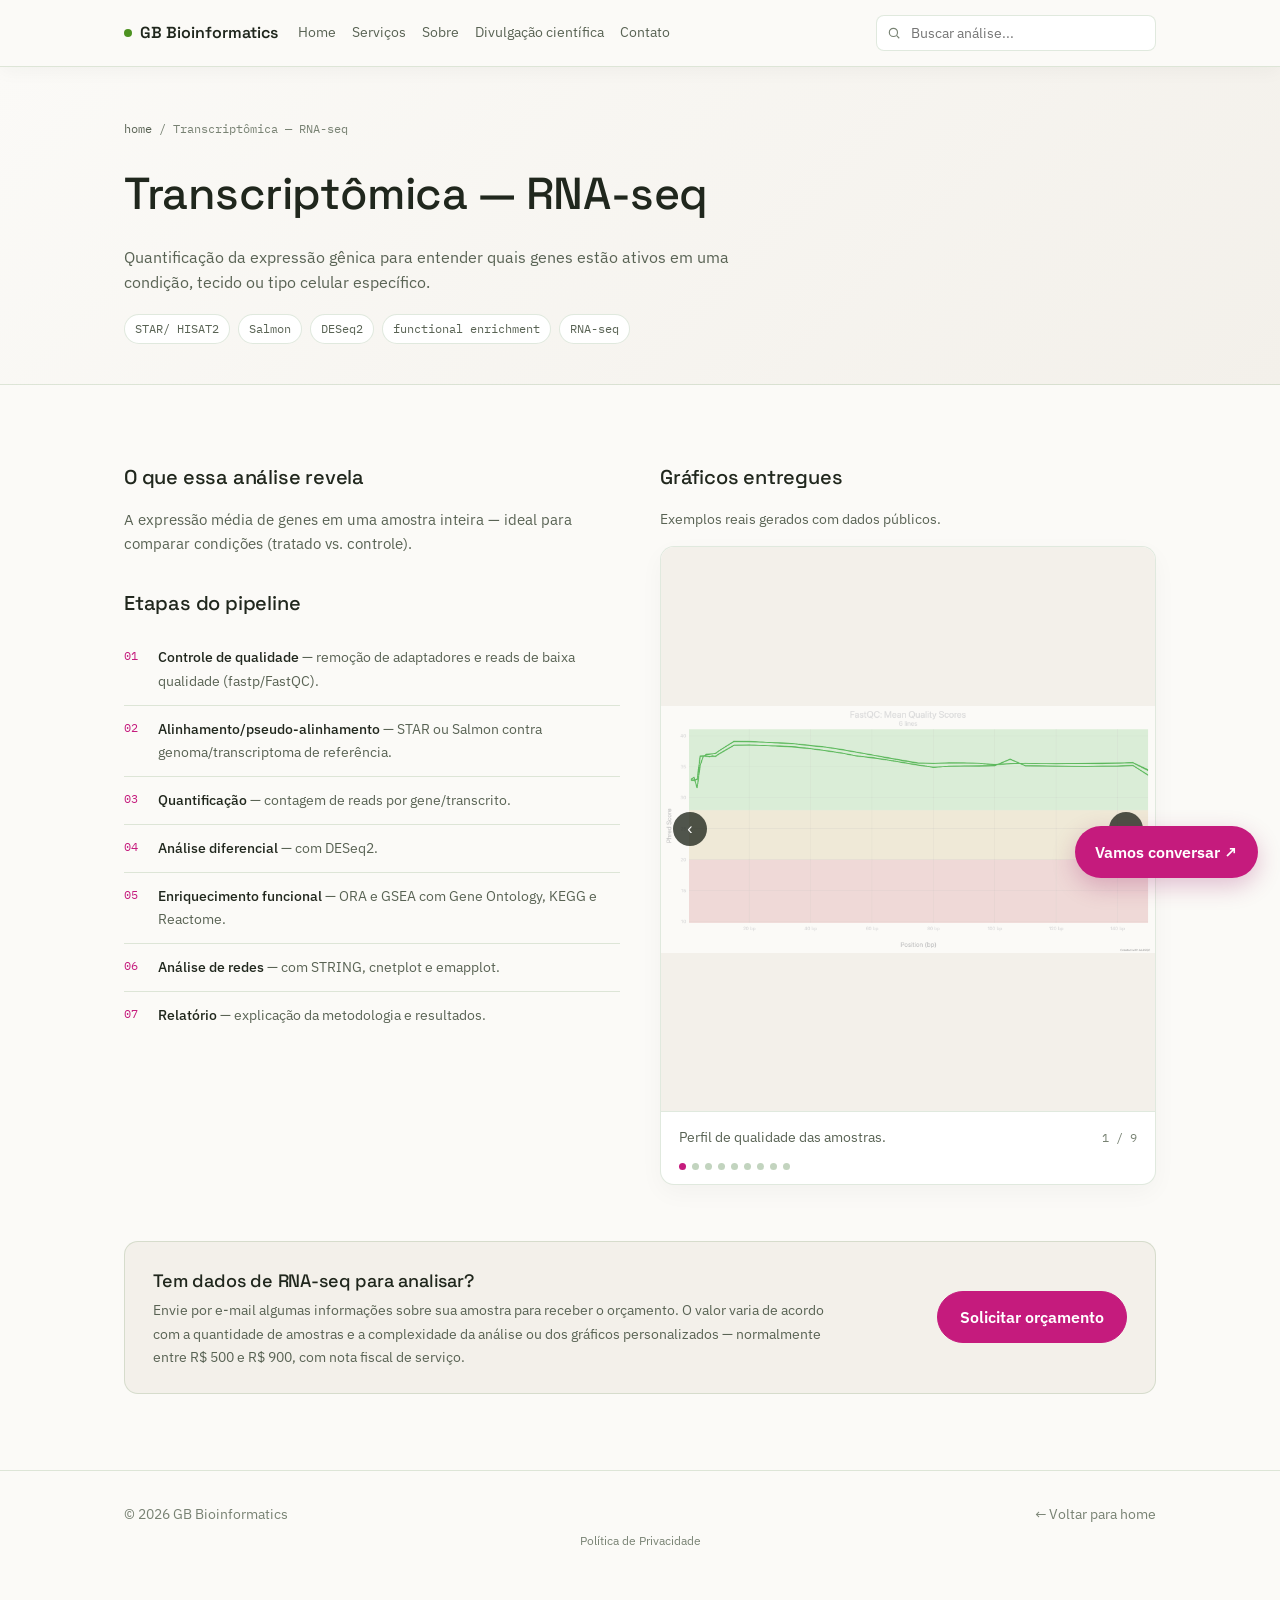
<file: transcriptomica.html>
<!DOCTYPE html>
<html lang="pt-BR">
<head>
<meta charset="UTF-8">
<meta name="viewport" content="width=device-width, initial-scale=1.0">
<title>Transcriptômica — GB Bioinformatics</title>
<link rel="preconnect" href="https://fonts.googleapis.com">
<link rel="preconnect" href="https://fonts.gstatic.com" crossorigin>
<link href="https://fonts.googleapis.com/css2?family=Space+Grotesk:wght@400;500;600&family=IBM+Plex+Sans:wght@400;500&family=IBM+Plex+Mono:wght@400;500&display=swap" rel="stylesheet">
<link rel="stylesheet" href="style.css">

<meta name="description" content="Análise de RNA-seq — expressão diferencial com DESeq2, enriquecimento funcional (GO, KEGG, GSEA) e análise de redes. Pipeline reprodutível para dados Illumina.">
<meta property="og:title" content="Transcriptômica RNA-seq — GB Bioinformatics">
<meta property="og:description" content="Pipeline de RNA-seq: DESeq2, GSEA, enriquecimento funcional e redes de interação proteica.">
<meta property="og:url" content="https://gabrielibovi-bioinfo.github.io/site/transcriptomica.html">


</head>
<body>

<nav class="nav">
  <div class="nav-inner">
    <button class="nav-toggle" id="nav-toggle" aria-label="Menu">
      <span></span><span></span><span></span>
    </button>
    <a href="index.html" class="brand"><span class="brand-dot"></span>GB Bioinformatics</a>
    <div class="nav-links">
      <a href="index.html">Home</a>
      <a href="index.html#servicos">Serviços</a>
      <a href="index.html#sobre">Sobre</a>
      <a href="divulgacao-cientifica.html">Divulgação científica</a>
      <a href="index.html#contato">Contato</a>
    </div>
    <div class="nav-search">
      <input type="text" id="site-search" placeholder="Buscar análise..." autocomplete="off">
      <div class="search-results" id="search-results"></div>
    </div>
  </div>
</nav>

<div class="detail-hero">
  <div class="container">
    <p class="breadcrumb"><a href="index.html">home</a> / Transcriptômica — RNA-seq</p>
    <h1>Transcriptômica — RNA-seq</h1>
    <p class="lead">Quantificação da expressão gênica para entender quais genes estão ativos em uma condição, tecido ou tipo celular específico.</p>
    <div class="pill-row">
      <span class="pill">STAR/ HISAT2</span><span class="pill">Salmon</span><span class="pill">DESeq2</span><span class="pill">functional enrichment</span><span  class="pill">RNA-seq</span>
      
    </div>
  </div>
</div>

<section>
  <div class="container two-col">
    <div class="detail-block">
      <h2>O que essa análise revela</h2>
      <p>A expressão média de genes em uma amostra inteira — ideal para comparar condições (tratado vs. controle).</p>

      <h2 style="margin-top:32px;">Etapas do pipeline</h2>
      <ul class="step-list">
        <li><span class="step-num">01</span><span><strong>Controle de qualidade</strong> — remoção de adaptadores e reads de baixa qualidade (fastp/FastQC).</span></li>
        <li><span class="step-num">02</span><span><strong>Alinhamento/pseudo-alinhamento</strong> — STAR ou Salmon contra genoma/transcriptoma de referência.</span></li>
        <li><span class="step-num">03</span><span><strong>Quantificação</strong> — contagem de reads por gene/transcrito.</span></li>
        <li><span class="step-num">04</span><span><strong>Análise diferencial</strong> — com DESeq2.</span></li>
        <li><span class="step-num">05</span><span><strong>Enriquecimento funcional</strong> — ORA e GSEA com Gene Ontology, KEGG e Reactome.</span></li>
        <li><span class="step-num">06</span><span><strong>Análise de redes</strong> — com STRING, cnetplot e emapplot.</span></li>
        <li><span class="step-num">07</span><span><strong>Relatório</strong> — explicação da metodologia e resultados.</span></li>
      </ul>
    </div>

    <div>
      <h2 style="font-size:20px;margin-bottom:14px;">Gráficos entregues</h2>
      <p style="color:var(--text-secondary);font-size:13.5px;margin-bottom:16px;">Exemplos reais gerados com dados públicos.</p>

      <div class="carousel">
        <div class="carousel-viewport">
          <div class="carousel-track">
            <div class="carousel-slide" data-caption="Perfil de qualidade das amostras."><img src="img/fastqc_per_base_sequence_quality_plot.png" alt="Perfil de qualidade das amostras."></div>
            <div class="carousel-slide" data-caption="Gráfico MA para análise da expressão diferencial."><img src="img/05_plotMA.jpg" alt="Gráfico MA para análise da expressão diferencial."></div>
            <div class="carousel-slide" data-caption="Volcano plot para visualizar genes de expressão diferencial (DEG)."><img src="img/06_EnhancedVolcano.jpg" alt="Volcano plot para visualizar genes de expressão diferencial."></div>
            <div class="carousel-slide" data-caption="Comparação do perfil das amostras com heatmap dos DEG."><img src="img/07_heatmap_DEGs.jpg" alt="Comparação do perfil das amostras com heatmap dos DEG."></div>
            <div class="carousel-slide" data-caption="Gene Ontology (GO) descreve a função dos genes, separando em processo biológico, função molecular e componente celular."><img src="img/11A_GSEA_GO_dotplot.jpg" alt="Gene Ontology (GO) descreve a função dos genes, separando em processo biológico, função molecular e componente celular."></div>
            <div class="carousel-slide" data-caption="Gráfico ridgeline mostra a distribuição dos níveis de expressão e p-valor."><img src="img/11B_GSEA_GO_ridgeplot.jpg" alt="Gráfico ridgeline mostra a distribuição dos níveis de expressão e p-valor."></div>
            <div class="carousel-slide" data-caption="Rede de interações proteína-proteína (PPI) para identificar genes centrais."><img src="img/12A_PPI_network.jpg" alt="Rede de interações proteína-proteína (PPI) para identificar genes centrais."></div>
            <div class="carousel-slide" data-caption="Gene-Concept Network para visualizar conexões entre genes e vias metabólicas."><img src="img/12B_GSEA_GO_cnetplot.jpg" alt="Gene-Concept Network para visualizar conexões entre genes e vias metabólicas."></div>
            <div class="carousel-slide" data-caption="Enrichment Map Plot para avaliar a similaridade entre as vias."><img src="img/12C_GSEA_GO_emapplot.jpg" alt="Enrichment Map Plot para avaliar a similaridade entre as vias."></div>
          
          </div>
          <button class="carousel-nav carousel-prev" aria-label="Anterior">‹</button>
          <button class="carousel-nav carousel-next" aria-label="Próximo">›</button>
        </div>
        <div class="carousel-meta">
          <span class="carousel-caption"></span>
          <span class="carousel-counter"></span>
        </div>
        <div class="carousel-dots"></div>
      </div>
    </div>
  </div>

  <div class="container">
    <div class="back-cta">
      <div><h3>Tem dados de RNA-seq para analisar?</h3><p>Envie por e-mail algumas informações sobre sua amostra para receber o orçamento. O valor varia de acordo com a quantidade de amostras e a complexidade da análise ou dos gráficos personalizados — normalmente entre R$ 500 e R$ 900, com nota fiscal de serviço.</p></div>
      <a href="index.html#contato" class="btn btn-primary">Solicitar orçamento</a>
    </div>
  </div>
</section>

<a class="floating-contact" href="index.html#contato" aria-label="Solicitar orçamento ou entrar em contato">Vamos conversar ↗</a>

<footer>
  <div class="container footer-inner">
    <span>© 2026 GB Bioinformatics</span>
    <a href="index.html">← Voltar para home</a>
  </div>
  <div class="container" style="padding-bottom:16px;text-align:center"><a href="politica-de-privacidade.html" style="font-size:12px;color:var(--text-tertiary)">Política de Privacidade</a></div>
</footer>

<script src="script.js"></script>
<!-- Cloudflare Web Analytics -->
<script type='module' src='https://static.cloudflareinsights.com/beacon.min.js' data-cf-beacon='{"token": "6b4488f28a99471791528139cd4b5e89"}'></script>
<!-- End Cloudflare Web Analytics -->
</body>
</html>
</file>
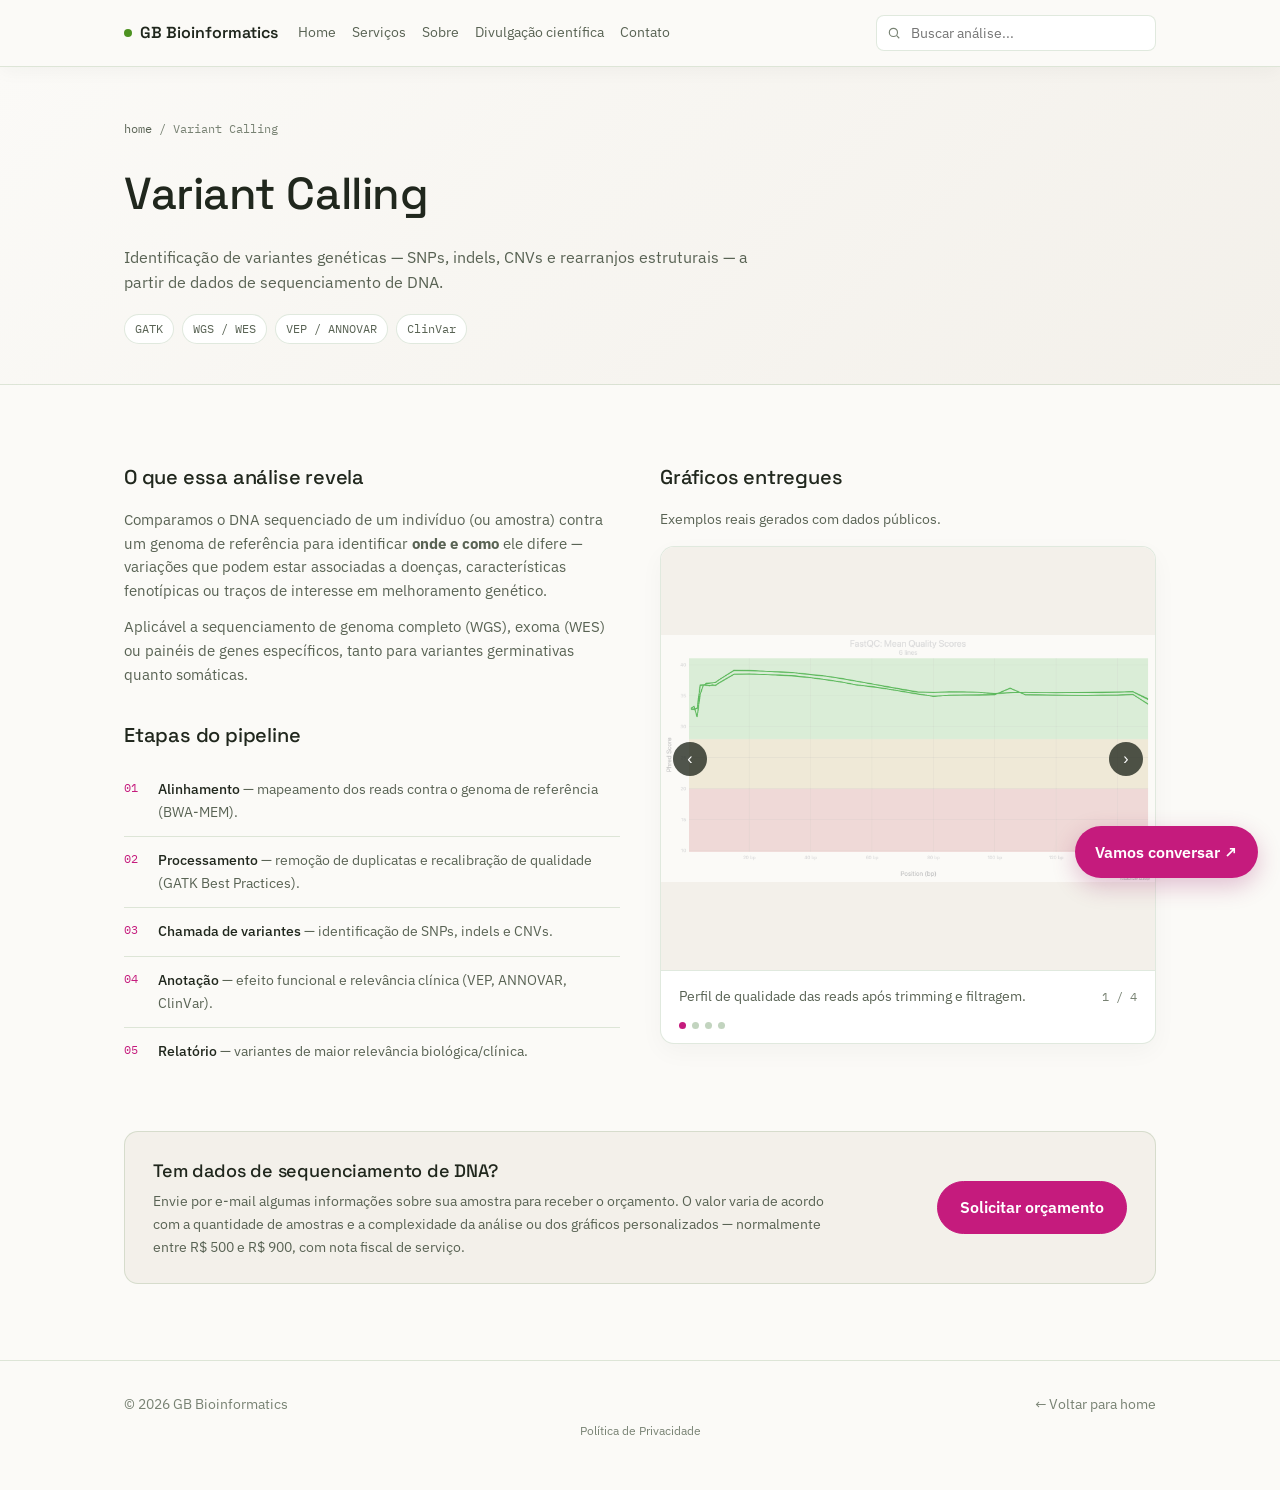
<file: variant-calling.html>
<!DOCTYPE html>
<html lang="pt-BR">
<head>
<meta charset="UTF-8">
<meta name="viewport" content="width=device-width, initial-scale=1.0">
<title>Variant Calling — GB Bioinformatics</title>
<link rel="preconnect" href="https://fonts.googleapis.com">
<link rel="preconnect" href="https://fonts.gstatic.com" crossorigin>
<link href="https://fonts.googleapis.com/css2?family=Space+Grotesk:wght@400;500;600&family=IBM+Plex+Sans:wght@400;500&family=IBM+Plex+Mono:wght@400;500&display=swap" rel="stylesheet">
<link rel="stylesheet" href="style.css">


</head>
<body>

<nav class="nav">
  <div class="nav-inner">
    <button class="nav-toggle" id="nav-toggle" aria-label="Menu">
      <span></span><span></span><span></span>
    </button>
    <a href="index.html" class="brand"><span class="brand-dot"></span>GB Bioinformatics</a>
    <div class="nav-links">
      <a href="index.html">Home</a>
      <a href="index.html#servicos">Serviços</a>
      <a href="index.html#sobre">Sobre</a>
      <a href="divulgacao-cientifica.html">Divulgação científica</a>
      <a href="index.html#contato">Contato</a>
    </div>
    <div class="nav-search">
      <input type="text" id="site-search" placeholder="Buscar análise..." autocomplete="off">
      <div class="search-results" id="search-results"></div>
    </div>
  </div>
</nav>

<div class="detail-hero">
  <div class="container">
    <p class="breadcrumb"><a href="index.html">home</a> / Variant Calling</p>
    <h1>Variant Calling</h1>
    <p class="lead">Identificação de variantes genéticas — SNPs, indels, CNVs e rearranjos estruturais — a partir de dados de sequenciamento de DNA.</p>
    <div class="pill-row">
      <span class="pill">GATK</span><span class="pill">WGS / WES</span><span class="pill">VEP / ANNOVAR</span><span class="pill">ClinVar</span>
    </div>
  </div>
</div>

<section>
  <div class="container two-col">
    <div class="detail-block">
      <h2>O que essa análise revela</h2>
      <p>Comparamos o DNA sequenciado de um indivíduo (ou amostra) contra um genoma de referência para identificar <strong>onde e como</strong> ele difere — variações que podem estar associadas a doenças, características fenotípicas ou traços de interesse em melhoramento genético.</p>
      <p>Aplicável a sequenciamento de genoma completo (WGS), exoma (WES) ou painéis de genes específicos, tanto para variantes germinativas quanto somáticas.</p>

      <h2 style="margin-top:32px;">Etapas do pipeline</h2>
      <ul class="step-list">
        <li><span class="step-num">01</span><span><strong>Alinhamento</strong> — mapeamento dos reads contra o genoma de referência (BWA-MEM).</span></li>
        <li><span class="step-num">02</span><span><strong>Processamento</strong> — remoção de duplicatas e recalibração de qualidade (GATK Best Practices).</span></li>
        <li><span class="step-num">03</span><span><strong>Chamada de variantes</strong> — identificação de SNPs, indels e CNVs.</span></li>
        <li><span class="step-num">04</span><span><strong>Anotação</strong> — efeito funcional e relevância clínica (VEP, ANNOVAR, ClinVar).</span></li>
        <li><span class="step-num">05</span><span><strong>Relatório</strong> — variantes de maior relevância biológica/clínica.</span></li>
      </ul>
    </div>

     <div>
      <h2 style="font-size:20px;margin-bottom:14px;">Gráficos entregues</h2>
      <p style="color:var(--text-secondary);font-size:13.5px;margin-bottom:16px;">Exemplos reais gerados com dados públicos.</p>

      <div class="carousel">
        <div class="carousel-viewport">
          <div class="carousel-track">
            <div class="carousel-slide" data-caption="Perfil de qualidade das reads após trimming e filtragem."><img src="img/fastqc_per_base_sequence_quality_plot.png" alt="Perfil de qualidade das reads após trimming e filtragem."></div>
            <div class="carousel-slide" data-caption="Heatmap de variantes por amostra — classificação ClinVar."><img src="img/heatmap_variantes_clinsig.png" alt="Heatmap de variantes por amostra — classificação ClinVar."></div>
            <div class="carousel-slide" data-caption="Tabela-resumo de variantes por amostra e classificação clínica."><img src="img/tabela_variantes_clinvar.png" alt="Tabela-resumo de variantes por amostra e classificação clínica."></div>
            <div class="carousel-slide" data-caption="Distribuição de tipos de variantes por amostra. SNP = troca de uma base; INS = inserção de base; DEL = deleção de base; MNP = troca de múltiplas bases."><img src="img/distribuicao_tipos_variantes.png" alt="Distribuição de tipos de variantes por amostra. SNP = troca de uma base; INS = inserção de base; DEL = deleção de base; MNP = troca de múltiplas bases."></div>
          </div>
          <button class="carousel-nav carousel-prev" aria-label="Anterior">‹</button>
          <button class="carousel-nav carousel-next" aria-label="Próximo">›</button>
        </div>
        <div class="carousel-meta">
          <span class="carousel-caption"></span>
          <span class="carousel-counter"></span>
        </div>
        <div class="carousel-dots"></div>
      </div>
    </div>
  </div>

  <div class="container">
    <div class="back-cta">
      <div><h3>Tem dados de sequenciamento de DNA?</h3><p>Envie por e-mail algumas informações sobre sua amostra para receber o orçamento. O valor varia de acordo com a quantidade de amostras e a complexidade da análise ou dos gráficos personalizados — normalmente entre R$ 500 e R$ 900, com nota fiscal de serviço.</p></div>
      <a href="index.html#contato" class="btn btn-primary">Solicitar orçamento</a>
    </div>
  </div>
</section>

<a class="floating-contact" href="index.html#contato" aria-label="Solicitar orçamento ou entrar em contato">Vamos conversar ↗</a>

<footer>
  <div class="container footer-inner">
    <span>© 2026 GB Bioinformatics</span>
    <a href="index.html">← Voltar para home</a>
  </div>
  <div class="container" style="padding-bottom:16px;text-align:center"><a href="politica-de-privacidade.html" style="font-size:12px;color:var(--text-tertiary)">Política de Privacidade</a></div>
</footer>

<script src="script.js"></script>
<!-- Cloudflare Web Analytics -->
<script type='module' src='https://static.cloudflareinsights.com/beacon.min.js' data-cf-beacon='{"token": "6b4488f28a99471791528139cd4b5e89"}'></script>
<!-- End Cloudflare Web Analytics -->
</body>
</html>
</file>
<file: style.css>
:root{
  --bg:#FBFAF7;
  --bg-elevated:#F3F0EA;
  --bg-card:#FFFFFF;
  --border:rgba(39,100,25,0.14);
  --border-strong:rgba(39,100,25,0.28);
  --text:#20271D;
  --text-secondary:#596354;
  --text-tertiary:#788273;
  --green:#4D9221;
  --green-dim:rgba(127,188,65,0.16);
  --purple:#8E0152;
  --purple-dim:rgba(197,27,125,0.10);
  --coral:#C51B7D;
  --coral-dim:rgba(222,119,174,0.16);
  --pink:#C51B7D;
  --pink-dim:rgba(241,182,218,0.30);
  --amber:#7FBC41;
  --amber-dim:rgba(184,225,134,0.25);
  --mono:'IBM Plex Mono',monospace;
  --display:'Space Grotesk',sans-serif;
  --body:'IBM Plex Sans',sans-serif;
  --radius:14px;
}

*{box-sizing:border-box;}
html{scroll-behavior:smooth;}
body{
  margin:0;
  background:var(--bg);
  color:var(--text);
  font-family:var(--body);
  font-size:16px;
  line-height:1.65;
  -webkit-font-smoothing:antialiased;
}
a{color:inherit;text-decoration:none;}
h1,h2,h3{font-family:var(--display);font-weight:500;margin:0;letter-spacing:-0.01em;}
p{margin:0;}
img,svg{max-width:100%;display:block;}
.container{max-width:1080px;margin:0 auto;padding:0 24px;}

/* ---------- NAV ---------- */
.nav{position:sticky;top:0;z-index:60;
  background:rgba(251,250,247,0.94);
  backdrop-filter:blur(10px);
  border-bottom:2px solid var(--border);}

.nav-inner{max-width:1080px;margin:0 auto;padding:25px 45px;
  display:flex;align-items:center;gap:24px;}

.brand{font-family:var(--mono);font-size:16px;font-weight:500;
  display:flex;align-items:center;gap:8px;white-space:nowrap;color:var(--text);}

.brand-dot{width:8px;height:8px;border-radius:50%;background:var(--green);box-shadow:0 0 8px var(--green);}
.nav-links{display:flex;gap:20px;font-size:14px;color:var(--text-secondary);white-space:nowrap;}
.nav-links a:hover{color:var(--text);}
.nav-search{position:relative;flex:1;max-width:280px;margin-left:auto;}
.nav-search input{
  width:100%;background:var(--bg-elevated);border:1px solid var(--border);
  border-radius:8px;padding:8px 12px 8px 34px;color:var(--text);font-family:var(--body);
  font-size:14px;outline:none;
}
.nav-search input:focus{border-color:var(--green);}
.nav-search::before{
  content:'';position:absolute;left:11px;top:50%;transform:translateY(-50%);
  width:14px;height:14px;
  background:var(--text-tertiary);
  -webkit-mask:url("data:image/svg+xml,%3Csvg xmlns='http://www.w3.org/2000/svg' viewBox='0 0 24 24' fill='none' stroke='currentColor' stroke-width='2'%3E%3Ccircle cx='11' cy='11' r='7'/%3E%3Cline x1='21' y1='21' x2='16.65' y2='16.65'/%3E%3C/svg%3E") no-repeat center;
  mask:url("data:image/svg+xml,%3Csvg xmlns='http://www.w3.org/2000/svg' viewBox='0 0 24 24' fill='none' stroke='currentColor' stroke-width='2'%3E%3Ccircle cx='11' cy='11' r='7'/%3E%3Cline x1='21' y1='21' x2='16.65' y2='16.65'/%3E%3C/svg%3E") no-repeat center;
}
.search-results{
  position:absolute;top:calc(100% + 6px);left:0;right:0;
  background:var(--bg-card);border:1px solid var(--border-strong);
  border-radius:8px;overflow:hidden;display:none;box-shadow:0 8px 24px rgba(32,39,29,0.12);
}
.search-results.active{display:block;}
.search-results a{
  display:block;padding:10px 12px;font-size:15px;border-bottom:1px solid var(--border);
}
.search-results a:last-child{border-bottom:none;}
.search-results a:hover{background:var(--bg-elevated);}
.search-results .sr-tag{color:var(--text-tertiary);font-size:13px;font-family:var(--mono);}
.search-empty{padding:10px 12px;font-size:14px;color:var(--text-tertiary);}

/* ---------- Hamburguer button — mobile only ---------- */
.nav-toggle {
  display: none;
  flex-direction: column;
  gap: 5px;
  cursor: pointer;
  margin-left: auto;
  padding: 4px;
  background: none;
  border: none;
}
.nav-toggle span {
  display: block;
  width: 22px;
  height: 2px;
  background: var(--text);
  border-radius: 2px;
  transition: transform .2s, opacity .2s;
}

@media (max-width:760px) {
  .nav-toggle { display: flex; }

  .nav-links {
    display: none;
    position: absolute;
    top: 100%;
    left: 0;
    right: 0;
    background: var(--bg-card);
    border-bottom: 1px solid var(--border);
    flex-direction: column;
    padding: 16px 24px;
    gap: 16px;
    font-size: 15px;
  }
  .nav-links.open { display: flex; }
}

/* ---------- HERO ---------- */
.hero{padding:78px 0 54px;}
.hero-grid{display:grid;grid-template-columns:1.1fr 1fr;gap:48px;align-items:center;}
.eyebrow{
  font-family:var(--mono);font-size:14px;color:var(--green);
  letter-spacing:0.06em;margin-bottom:16px;display:flex;align-items:center;gap:8px;
}
.eyebrow::before{content:'';width:16px;height:1px;background:var(--green);}
.hero h1{font-size:42px;line-height:1.15;margin-bottom:18px;}
.hero h1 em{font-style:normal;color:var(--green);}
.hero p.lead{font-size:16px;color:var(--text-secondary);margin-bottom:28px;max-width:480px;}
.cta-row{display:flex;gap:12px;flex-wrap:wrap;}
.btn{
  display:inline-flex;align-items:center;gap:8px;
  padding:11px 20px;border-radius:8px;font-size:16px;font-weight:500;
  border:1px solid var(--border-strong);cursor:pointer;transition:transform .15s ease;
}
.btn:hover{transform:translateY(-1px);}
.btn-primary{background:var(--green);color:#06170F;border-color:var(--green);}
.btn-ghost{background:transparent;color:var(--text);}

/* terminal signature element */
.terminal{
  background:var(--bg-card);border:1px solid var(--border-strong);border-radius:var(--radius);
  overflow:hidden;box-shadow:0 20px 60px rgba(0,0,0,0.35);
}
.terminal-bar{
  display:flex;align-items:center;gap:6px;padding:10px 14px;
  border-bottom:1px solid var(--border);background:var(--bg-elevated);
}
.terminal-dot{width:9px;height:9px;border-radius:50%;}
.terminal-body{
  padding:18px 20px;font-family:var(--mono);font-size:12.5px;line-height:1.9;
  min-height:230px;color:var(--text-secondary);
}
.terminal-body .prompt{color:var(--green);}
.terminal-body .cmd{color:var(--text);}
.terminal-line{opacity:0;animation:reveal .4s forwards;}
.tag-out{display:inline-block;padding:1px 8px;border-radius:5px;font-size:11px;margin-right:6px;}
@keyframes reveal{to{opacity:1;}}
.cursor{display:inline-block;width:7px;height:14px;background:var(--green);vertical-align:middle;animation:blink 1s step-end infinite;}
@keyframes blink{50%{opacity:0;}}

/* ---------- SECTIONS ---------- */
section{padding:72px 0;}
.section-head{max-width:560px;margin:0 0 40px;}
.section-head .eyebrow{margin-bottom:12px;}
.section-head h2{font-size:29px;margin-bottom:12px;}
.section-head p{color:var(--text-secondary);font-size:16px;}

/* service cards grid */
.grid-services{display:grid;grid-template-columns:repeat(auto-fit,minmax(280px,1fr));gap:16px;}
.service-card{
  background:var(--bg-card);border:1px solid var(--border);border-radius:var(--radius);
  padding:22px 22px 20px;transition:border-color .15s ease, transform .15s ease;
}
.service-card:hover{border-color:var(--border-strong);transform:translateY(-2px);}
.service-tag{
  display:inline-block;font-family:var(--mono);font-size:12px;padding:3px 9px;border-radius:5px;margin-bottom:14px;
}
.service-card h3{font-size:17px;margin-bottom:8px;}
.service-card p{color:var(--text-secondary);font-size:13.5px;margin-bottom:16px;}
.service-link{font-size:13px;font-weight:500;display:inline-flex;align-items:center;gap:6px;}
.service-link .arrow{transition:transform .15s ease;}
.service-card:hover .arrow{transform:translateX(3px);}

/* about */
.about-body{display:grid;grid-template-columns:1fr 1fr;gap:48px;align-items:start;}
.about-body p{color:var(--text-secondary);font-size:15px;margin-bottom:14px;}
.stat-row{display:grid;grid-template-columns:1fr 1fr;gap:16px;margin-top:8px;}
.stat{background:var(--bg-elevated);border-radius:var(--radius);padding:16px;border:1px solid var(--border);}
.stat .num{font-family:var(--display);font-size:24px;color:var(--green);margin-bottom:4px;}
.stat .label{font-size:12.5px;color:var(--text-tertiary);}

/* contact chips (about section) */
.contact-chips{display:flex;gap:10px;flex-wrap:wrap;margin-top:24px;}
.contact-chip{
  display:inline-flex;align-items:center;gap:6px;font-size:13.5px;font-family:var(--mono);
  padding:8px 14px;border:1px solid var(--border-strong);border-radius:99px;color:var(--text-secondary);
  transition:border-color .15s ease,color .15s ease;
}
.contact-chip:hover{border-color:var(--green);color:var(--green);}

/* education list */
.edu-list{list-style:none;margin:0 0 24px;padding:0;}
.edu-list li{
  padding:14px 0;border-bottom:1px solid var(--border);
}
.edu-list li:last-child{border-bottom:none;}
.edu-period{font-family:var(--mono);font-size:12px;color:var(--green);margin-bottom:4px;}
.edu-title{font-size:14.5px;color:var(--text);margin-bottom:2px;}
.edu-inst{font-size:13px;color:var(--text-tertiary);}

/* contact form */
.contact-form{max-width:640px;}
.form-row{display:grid;grid-template-columns:1fr 1fr;gap:16px;margin-bottom:16px;}
.form-field{margin-bottom:16px;}
.form-field label{display:block;font-size:13px;color:var(--text-secondary);margin-bottom:6px;}
.form-field input,.form-field textarea{
  width:100%;background:var(--bg-card);border:1px solid var(--border);border-radius:8px;
  padding:11px 13px;color:var(--text);font-family:var(--body);font-size:14px;outline:none;resize:vertical;
}
.form-field input:focus,.form-field textarea:focus{border-color:var(--green);}
.contact-form .btn{border:none;cursor:pointer;font-family:var(--body);}
@media (max-width:600px){.form-row{grid-template-columns:1fr;}}

/* image carousel */
.carousel{
  background:var(--bg-card);border:1px solid var(--border);border-radius:var(--radius);
  overflow:hidden;
}
.carousel-viewport{position:relative;background:#F3F0EA;}
.carousel-track{display:flex;transition:transform .35s ease;}
.carousel-slide{min-width:100%;display:flex;align-items:center;justify-content:center;}
.carousel-slide img{width:100%;height:auto;display:block;}
.carousel-nav{
  position:absolute;top:50%;transform:translateY(-50%);
  width:34px;height:34px;border-radius:50%;
  background:rgba(11,15,14,0.75);border:1px solid var(--border-strong);
  color:var(--text);display:flex;align-items:center;justify-content:center;
  cursor:pointer;font-size:16px;user-select:none;
}
.carousel-nav:hover{background:rgba(11,15,14,0.95);}
.carousel-prev{left:12px;}
.carousel-next{right:12px;}
.carousel-meta{
  display:flex;align-items:center;justify-content:space-between;gap:12px;
  padding:14px 18px;border-top:1px solid var(--border);
}
.carousel-caption{font-size:13.5px;color:var(--text-secondary);}
.carousel-counter{font-family:var(--mono);font-size:12px;color:var(--text-tertiary);white-space:nowrap;}
.carousel-dots{display:flex;gap:6px;padding:0 18px 14px;flex-wrap:wrap;}
.carousel-dot{
  width:7px;height:7px;border-radius:50%;background:var(--border-strong);cursor:pointer;border:none;padding:0;
}
.carousel-dot.active{background:var(--green);}

/* footer */
footer{border-top:2px solid var(--border);padding:32px 10px;}

.footer-inner{display:flex;justify-content:space-between;flex-wrap:wrap;gap:12px;color:var(--text-tertiary);font-size:14px;}

/* ---------- SERVICE DETAIL PAGES ---------- */
.breadcrumb{font-family:var(--mono);font-size:12px;color:var(--text-tertiary);margin-bottom:18px;}
.breadcrumb a{color:var(--text-secondary);}
.detail-hero{padding:52px 0 40px;border-bottom:1px solid var(--border);}
.detail-hero h1{font-size:32px;margin-bottom:14px;}
.detail-hero p.lead{color:var(--text-secondary);font-size:15.5px;max-width:640px;}
.pill-row{display:flex;gap:8px;flex-wrap:wrap;margin-top:18px;}
.pill{font-family:var(--mono);font-size:12px;padding:4px 10px;border-radius:99px;border:1px solid var(--border-strong);color:var(--text-secondary);}

.two-col{display:grid;grid-template-columns:1fr 1fr;gap:40px;align-items:start;}
.detail-block h2{font-size:20px;margin-bottom:14px;}
.detail-block p{color:var(--text-secondary);font-size:14.5px;margin-bottom:12px;}
.step-list{list-style:none;margin:0;padding:0;}
.step-list li{
  display:flex;gap:12px;padding:12px 0;border-bottom:1px solid var(--border);font-size:14px;color:var(--text-secondary);
}
.step-list li:last-child{border-bottom:none;}
.step-num{font-family:var(--mono);font-size:12px;color:var(--text-tertiary);min-width:22px;}
.step-list li strong{color:var(--text);font-weight:500;}

.chart-card{
  background:var(--bg-card);border:1px solid var(--border);border-radius:var(--radius);
  padding:20px;margin-bottom:16px;
}
.chart-card .chart-title{font-size:13px;color:var(--text-secondary);margin-bottom:12px;font-family:var(--mono);}

.back-cta{
  display:flex;justify-content:space-between;align-items:center;flex-wrap:wrap;gap:16px;
  background:var(--bg-elevated);border:1px solid var(--border);border-radius:var(--radius);
  padding:24px 28px;margin-top:56px;
}
.back-cta h3{font-size:18px;margin-bottom:4px;}
.back-cta p{color:var(--text-secondary);font-size:14px;}

@media (max-width:760px){
  .hero-grid,.about-body,.two-col{grid-template-columns:1fr;}
  .hero h1{font-size:32px;}
  .nav-links{display:none;}
  .nav-search{max-width:none;}
}


/* ---------- Visual refresh: light, professional, responsive ---------- */
.nav{background:rgba(251,250,247,.94);border-bottom:1px solid var(--border);box-shadow:0 4px 18px rgba(32,39,29,.04)}
.nav-inner{padding:15px 24px;gap:20px}
.brand{color:var(--text);font-family:var(--display);font-weight:600}
.brand-dot{box-shadow:none}
.nav-links{gap:16px;color:var(--text-secondary)}
.nav-links a:hover,.nav-links a:focus{color:var(--pink)}
.nav-search input{background:#fff;color:var(--text);border-color:var(--border)}
.search-results{background:#fff;border-color:var(--border-strong);box-shadow:0 12px 28px rgba(32,39,29,.12)}
.search-results a:hover{background:var(--bg-elevated)}
.hero{padding:76px 0 68px;background:linear-gradient(135deg,#FBFAF7 0%,#F5F1EA 100%)}
.hero h1{font-size:clamp(2.35rem,5vw,3.8rem);line-height:1.08;letter-spacing:-.045em}
.hero h1 em{color:var(--pink)}
.eyebrow,.edu-period{color:var(--green)}
.eyebrow::before{background:var(--green)}
.btn{border-radius:999px;padding:12px 22px;font-weight:600}
.btn-primary{background:var(--pink);border-color:var(--pink);color:#fff}
.btn-primary:hover{background:#A91569;border-color:#A91569}
.btn-ghost{background:#fff;color:var(--text);border-color:var(--border-strong)}
.terminal{background:#fff;border-color:var(--border);box-shadow:0 18px 48px rgba(32,39,29,.09)}
.terminal-bar{background:var(--bg-elevated);border-color:var(--border)}
.terminal-body{color:var(--text-secondary)}
.terminal-body .cmd{color:var(--text)}
section{padding:76px 0}
.section-head h2{font-size:clamp(1.8rem,3vw,2.35rem);letter-spacing:-.035em}
.service-card,.chart-card,.carousel{background:#fff;border-color:var(--border);box-shadow:0 8px 24px rgba(32,39,29,.035)}
.service-card:hover{border-color:var(--pink)}
.service-card h3{font-size:1.18rem}
.service-card p,.about-body p{font-size:15px;line-height:1.7}
.service-link{color:var(--pink)!important}
.contact-chip{background:#fff;color:var(--text-secondary);border-color:var(--border-strong)}
.contact-chip:hover{color:var(--pink);border-color:var(--pink)}
.edu-list li{border-color:var(--border)}
.form-field input,.form-field textarea{background:#fff;color:var(--text);border-color:var(--border-strong)}
.form-field input:focus,.form-field textarea:focus{border-color:var(--pink);box-shadow:0 0 0 3px var(--pink-dim)}
.carousel-viewport{background:#F3F0EA}
.carousel-nav{background:rgba(32,39,29,.78);color:#fff;border:0}
.carousel-nav:hover{background:var(--pink)}
.carousel-dot.active{background:var(--pink)}
footer{border-top:1px solid var(--border)}
.footer-inner{color:var(--text-tertiary)}
.detail-hero{background:linear-gradient(135deg,#FBFAF7,#F3F0EA);border-color:var(--border)}
.detail-hero h1{font-size:clamp(2rem,4vw,2.8rem)}
.pill{background:#fff;color:var(--text-secondary);border-color:var(--border)}
.step-list li{border-color:var(--border)}
.step-num{color:var(--pink)}
.back-cta{background:#F3F0EA;border-color:var(--border)}
.back-cta p{max-width:680px}
.nav-toggle span{background:var(--text)}

/* Commercial content blocks */
.value-grid,.case-grid,.process-grid,.faq-grid{display:grid;grid-template-columns:repeat(3,minmax(0,1fr));gap:16px}
.info-card,.case-card,.process-card,.faq-item{background:#fff;border:1px solid var(--border);border-radius:var(--radius);padding:22px}
.info-card h3,.case-card h3,.process-card h3,.faq-item h3{font-size:1.08rem;margin-bottom:8px}
.info-card p,.case-card p,.process-card p,.faq-item p{font-size:14px;color:var(--text-secondary);line-height:1.7}
.case-card{border-top:3px solid var(--pink)}
.case-kicker{font:500 11px var(--mono);letter-spacing:.06em;text-transform:uppercase;color:var(--pink);margin-bottom:8px}
.section-soft{background:#F3F0EA}
.faq-grid{grid-template-columns:repeat(2,minmax(0,1fr))}
.article-list{display:grid;grid-template-columns:repeat(2,minmax(0,1fr));gap:20px}
.article-card{background:#fff;border:1px solid var(--border);border-radius:var(--radius);padding:26px}
.article-card h2{font-size:1.45rem;margin:8px 0 12px}
.article-card h3{font-size:1.05rem;margin:18px 0 6px}
.article-card p,.article-card li{color:var(--text-secondary);font-size:14.5px;line-height:1.75}
.article-card ul{padding-left:20px}
.article-label{font:500 11px var(--mono);color:var(--pink);text-transform:uppercase;letter-spacing:.06em}
.floating-contact{position:fixed;right:22px;bottom:22px;z-index:80;background:var(--pink);color:#fff;border-radius:999px;padding:13px 20px;font-weight:600;box-shadow:0 8px 24px rgba(142,1,82,.24)}
.floating-contact:hover{background:#A91569;transform:translateY(-2px)}
.inline-note{font-size:12px;color:var(--text-tertiary);margin-top:12px}

@media(max-width:850px){
 .nav-inner{padding:13px 20px;flex-wrap:wrap}
 .nav-search{order:4;flex:1 0 100%;max-width:none;margin:0}
 .value-grid,.case-grid,.process-grid{grid-template-columns:repeat(2,minmax(0,1fr))}
}
@media(max-width:760px){
 .nav-inner{gap:12px}
 .nav-toggle{order:3}
 .brand{font-size:15px}
 .nav-links{top:100%;background:#fff;box-shadow:0 12px 20px rgba(32,39,29,.08);padding:18px 22px}
 .nav-search{order:4}
 .hero{padding:52px 0 44px}
 .hero-grid,.about-body,.two-col{grid-template-columns:1fr;gap:28px}
 .hero h1{font-size:clamp(2.1rem,9vw,3rem)}
 section{padding:54px 0}
 .article-list,.faq-grid{grid-template-columns:1fr}
 .floating-contact{right:14px;bottom:14px;padding:12px 17px;font-size:14px}
}
@media(max-width:520px){.value-grid,.case-grid,.process-grid{grid-template-columns:1fr}.container{padding:0 19px}.terminal-body{font-size:11px;overflow-wrap:anywhere}}


/* Pricing and editorial pages */
.pricing-section{margin:42px 0 20px;}
.pricing-card{background:var(--bg-card);border:1px solid var(--border-strong);border-radius:18px;padding:26px;margin:18px 0;box-shadow:0 10px 30px rgba(32,39,29,.05);}
.price{font-family:var(--display);font-size:34px;font-weight:600;color:var(--purple);line-height:1.2;}
.price-note{font-size:13px;color:var(--text-tertiary);}
.price-list{list-style:none;padding:0;margin:16px 0;}
.price-list li{padding:9px 0;border-bottom:1px solid var(--border);}
.price-list li:last-child{border-bottom:0;}
.addon-list{display:grid;grid-template-columns:repeat(auto-fit,minmax(220px,1fr));gap:14px;margin-top:16px;}
.addon-card{background:var(--bg-card);border:1px solid var(--border);border-radius:12px;padding:18px;}
.addon-card strong{display:block;margin-bottom:6px;}
.article-grid{display:grid;grid-template-columns:repeat(auto-fit,minmax(260px,1fr));gap:18px;}
.article-card{background:var(--bg-card);border:1px solid var(--border);border-radius:14px;padding:24px;}
.article-card h2{font-size:21px;margin:10px 0;}
.article-card p{color:var(--text-secondary);font-size:14px;margin:10px 0;}
.article-label{font-family:var(--mono);font-size:12px;color:var(--green);}
.article-body{max-width:820px;margin:0 auto;}
.article-body h2{font-size:25px;margin:32px 0 12px;}
.article-body h3{font-size:19px;margin:24px 0 8px;}
.article-body p,.article-body li{color:var(--text-secondary);margin-bottom:12px;}
.article-body ul{padding-left:22px;}
.carousel-slide img{width:100%;height:auto;max-height:760px;object-fit:contain;background:#FBFAF7;}
.carousel-viewport{background:#F3F0EA;}
@media(max-width:760px){.pricing-card{padding:18px}.price{font-size:29px}.carousel-slide img{max-height:75vh;}}

/* Layout de preços 16S: pacote principal e adicionais lado a lado */
.pricing-layout{display:grid;grid-template-columns:minmax(0,1.55fr) minmax(270px,.85fr);gap:20px;align-items:start;margin-top:18px;}
.pricing-main .pricing-card{margin:0;height:100%;}
.pricing-addons h3{margin:8px 0 14px;}
.pricing-addons .addon-list{display:flex;flex-direction:column;gap:12px;margin-top:0;}
.pricing-addons .addon-card{padding:16px;}
.nanopore-card{margin-top:20px;}
.pricing-disclaimer{font-size:13px;color:var(--text-secondary);background:var(--bg-card);border-left:3px solid var(--green);padding:13px 16px;border-radius:8px;margin:14px 0 20px;}
@media(max-width:760px){.pricing-layout{grid-template-columns:1fr;}.pricing-addons .addon-list{display:flex;flex-direction:column;}}

/* Revista científica: navegação por temas e leitura editorial */
.editorial-hero .container{max-width:1120px}
.editorial-categories{display:flex;flex-wrap:wrap;gap:9px;margin-top:28px;padding-top:18px;border-top:1px solid var(--border)}
.category-tab{display:inline-flex;align-items:center;padding:10px 16px;border:1px solid var(--border-strong);border-radius:999px;background:rgba(255,255,255,.82);color:var(--text-secondary);font-size:14px;font-weight:600;transition:all .2s}
.category-tab:hover,.category-tab.active{background:var(--pink);border-color:var(--pink);color:#fff}
.editorial-section-heading{max-width:740px;margin:0 0 28px}
.editorial-section-heading h2{font-size:clamp(1.7rem,3vw,2.3rem);margin:6px 0 10px}
.editorial-section-heading p:last-child{color:var(--text-secondary);line-height:1.7}
.editorial-cards{align-items:stretch}
.editorial-card{display:flex;flex-direction:column;min-height:310px;transition:transform .2s,border-color .2s,box-shadow .2s}
.editorial-card:hover{transform:translateY(-3px);border-color:var(--pink);box-shadow:0 14px 32px rgba(32,39,29,.08)}
.editorial-card .editorial-kicker{font:500 11px var(--mono);letter-spacing:.08em;text-transform:uppercase;color:var(--text-tertiary);margin:18px 0 0}
.editorial-card h2{font-size:clamp(1.25rem,2vw,1.55rem);line-height:1.25;letter-spacing:-.025em}
.editorial-card p:not(.editorial-kicker){line-height:1.7}
.editorial-card .service-link{margin-top:auto;padding-top:14px;font-weight:600}
.editorial-card[hidden]{display:none!important}
.editorial-empty{color:var(--text-secondary);padding:20px 0}
.editorial-section{padding-top:44px}
.editorial-layout{display:grid;grid-template-columns:230px minmax(0,790px);gap:52px;align-items:start;max-width:1160px}
.article-toc{position:sticky;top:108px;max-height:calc(100vh - 130px);overflow:auto;padding:18px 14px 18px 0;border-right:1px solid var(--border)}
.toc-title{font:600 11px var(--mono);letter-spacing:.1em;text-transform:uppercase;color:var(--text-tertiary);margin:0 0 14px}
.article-toc nav{display:flex;flex-direction:column;gap:5px}
.article-toc a{font-size:12.5px;line-height:1.45;color:var(--text-secondary);padding:7px 10px;border-left:2px solid transparent;border-radius:0 7px 7px 0}
.article-toc a.toc-h3{padding-left:20px;font-size:11.5px}
.article-toc a:hover,.article-toc a.active{color:var(--pink);background:rgba(192,34,126,.07);border-left-color:var(--pink)}
.article-content{min-width:0;max-width:790px}
.article-meta{display:flex;gap:14px;align-items:center;flex-wrap:wrap;margin:0 0 22px;color:var(--text-tertiary);font-size:12px}
.article-content h2{font-size:clamp(1.45rem,2.7vw,1.9rem);line-height:1.25;letter-spacing:-.025em;margin:42px 0 14px;scroll-margin-top:105px}
.article-content h3{font-size:1.12rem;line-height:1.35;margin:28px 0 10px;scroll-margin-top:105px}
.article-content p,.article-content li{font-size:16px;line-height:1.85;color:var(--text-secondary)}
.article-content ul,.article-content ol{padding-left:24px;margin:12px 0 22px}
.article-content li{margin:0 0 9px}
.article-content a:not(.btn){color:var(--pink);text-decoration:underline;text-underline-offset:3px}
.article-content .references{border-top:1px solid var(--border);margin-top:48px;padding-top:8px}
.article-content .references h2{margin-top:28px}
.article-content .references li{font-size:14px;line-height:1.7}
.article-content .article-bullet{padding-left:16px;position:relative}
.article-content .article-bullet:before{content:"•";position:absolute;left:0;color:var(--pink)}
.article-content .reference-item{font-size:14px;line-height:1.7;padding-left:1.6em;text-indent:-1.6em}
.article-cta{margin-top:44px}
.article-back{margin-top:28px}
@media(max-width:900px){.editorial-layout{grid-template-columns:190px minmax(0,1fr);gap:28px}.article-toc{top:90px}}
@media(max-width:700px){.editorial-categories{gap:7px}.category-tab{font-size:13px;padding:9px 13px}.editorial-section{padding-top:28px}.editorial-layout{display:block}.article-toc{position:relative;top:auto;max-height:none;overflow:visible;border-right:0;border-bottom:1px solid var(--border);padding:0 0 16px;margin:0 0 28px}.article-toc nav{display:grid;grid-template-columns:repeat(2,minmax(0,1fr));gap:3px}.article-toc a,.article-toc a.toc-h3{font-size:12px;padding:7px 8px}.article-content p,.article-content li{font-size:15px}.editorial-card{min-height:0}}

/* Espaçamento entre parágrafos dos artigos científicos */
.article-content p {
    margin-bottom: 1.2em;
    line-height: 1.7;
}
</file>
